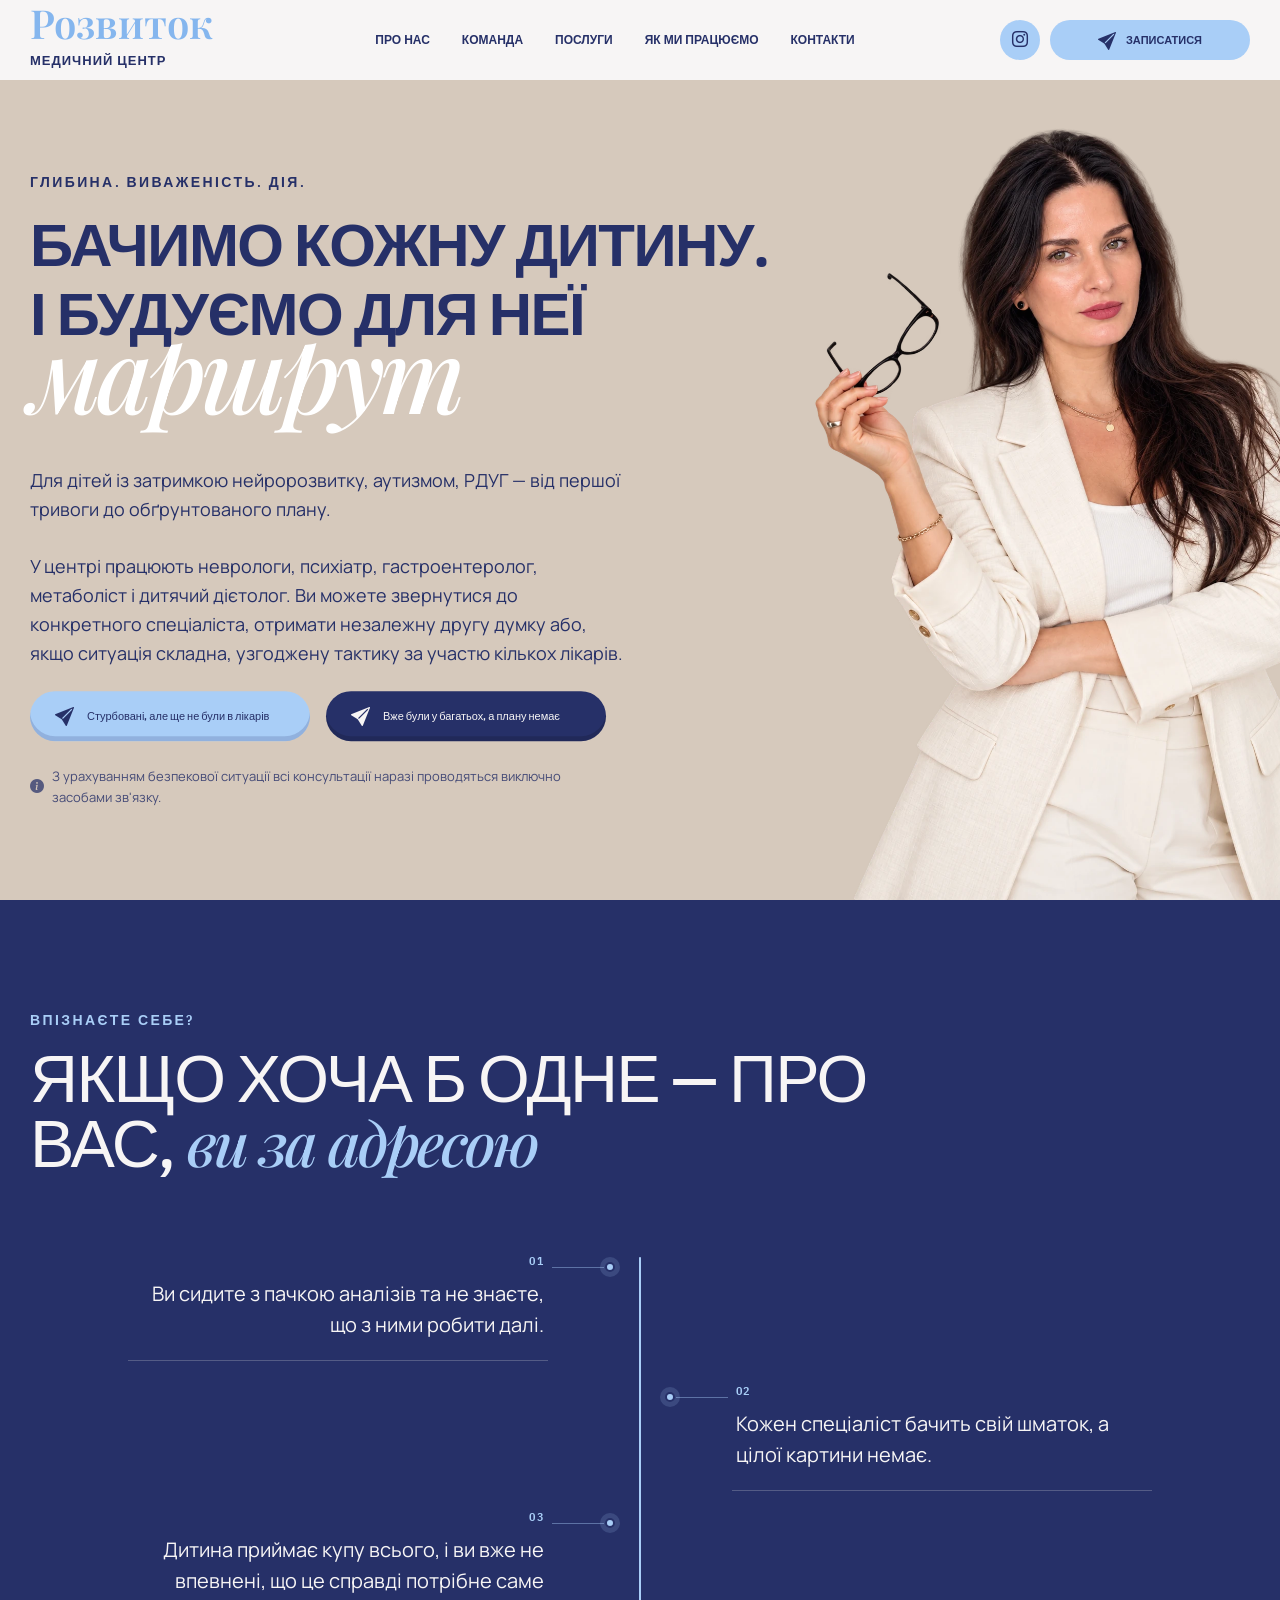
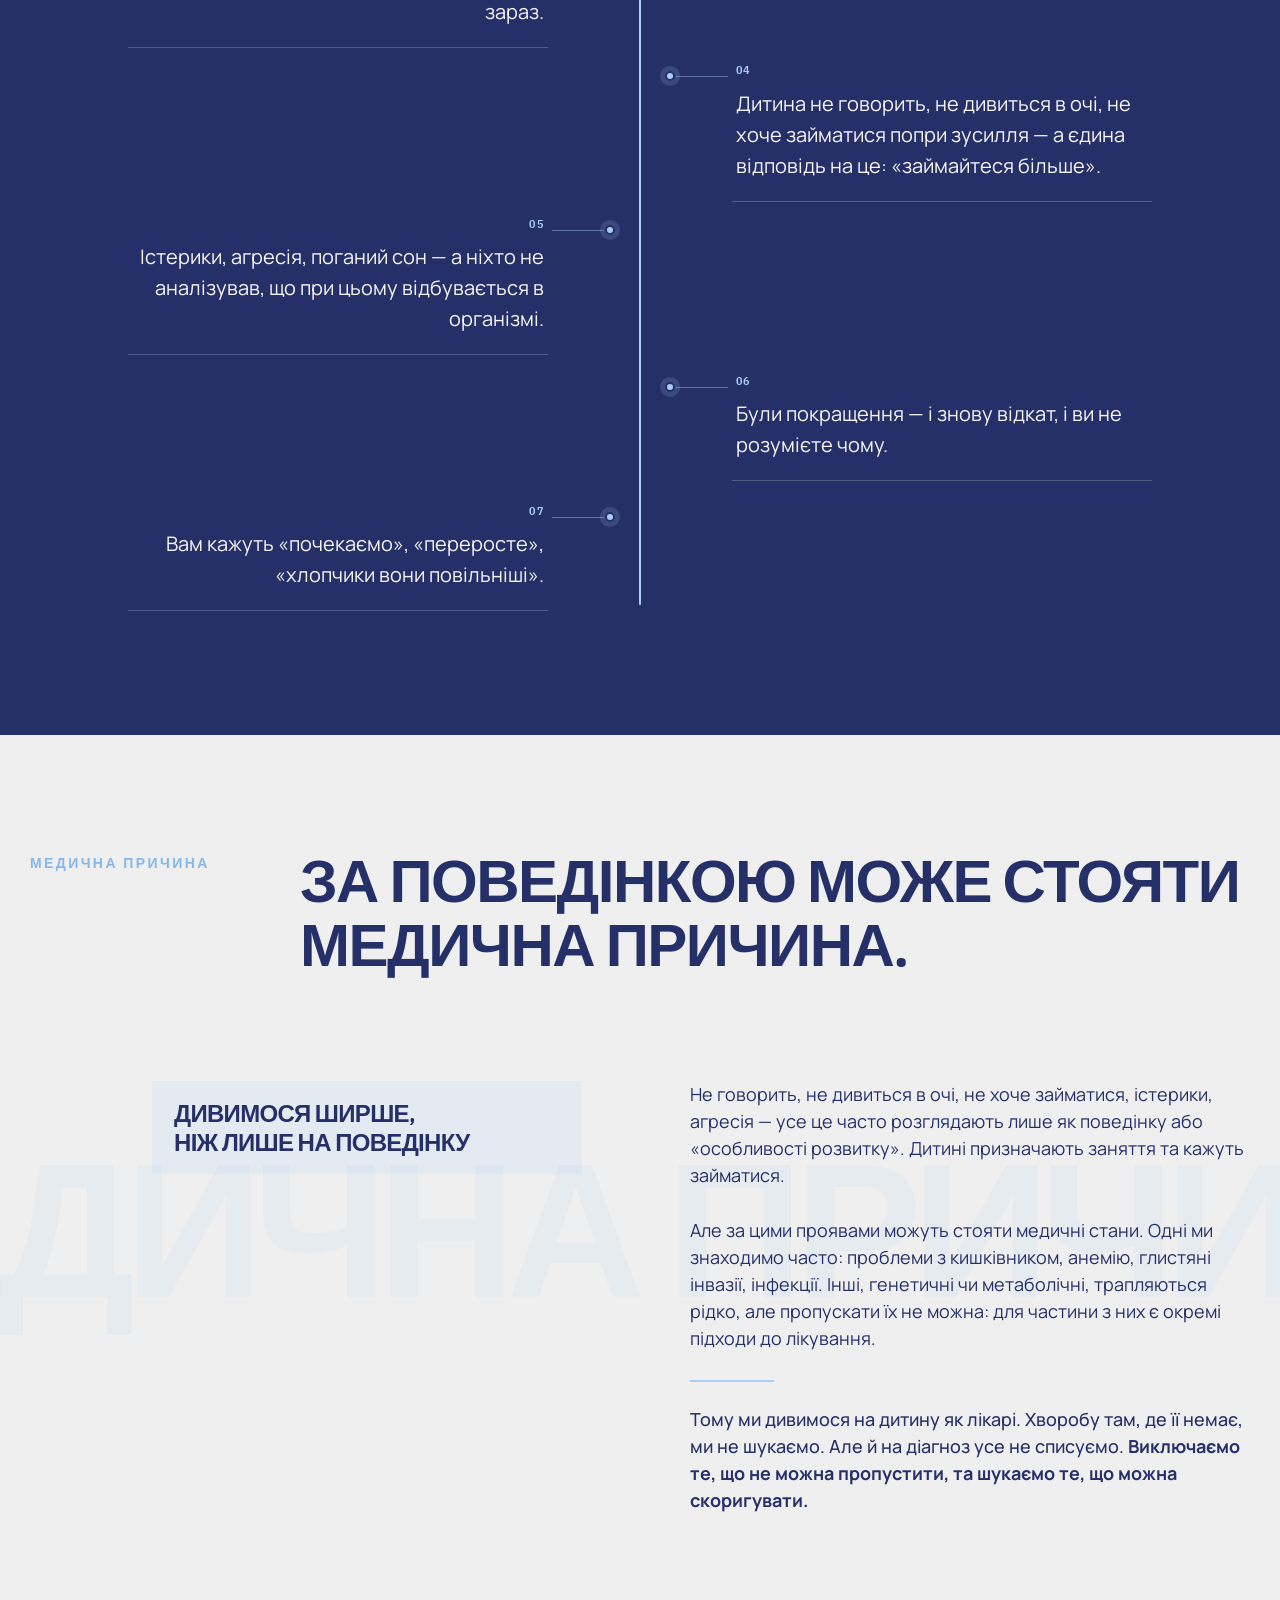
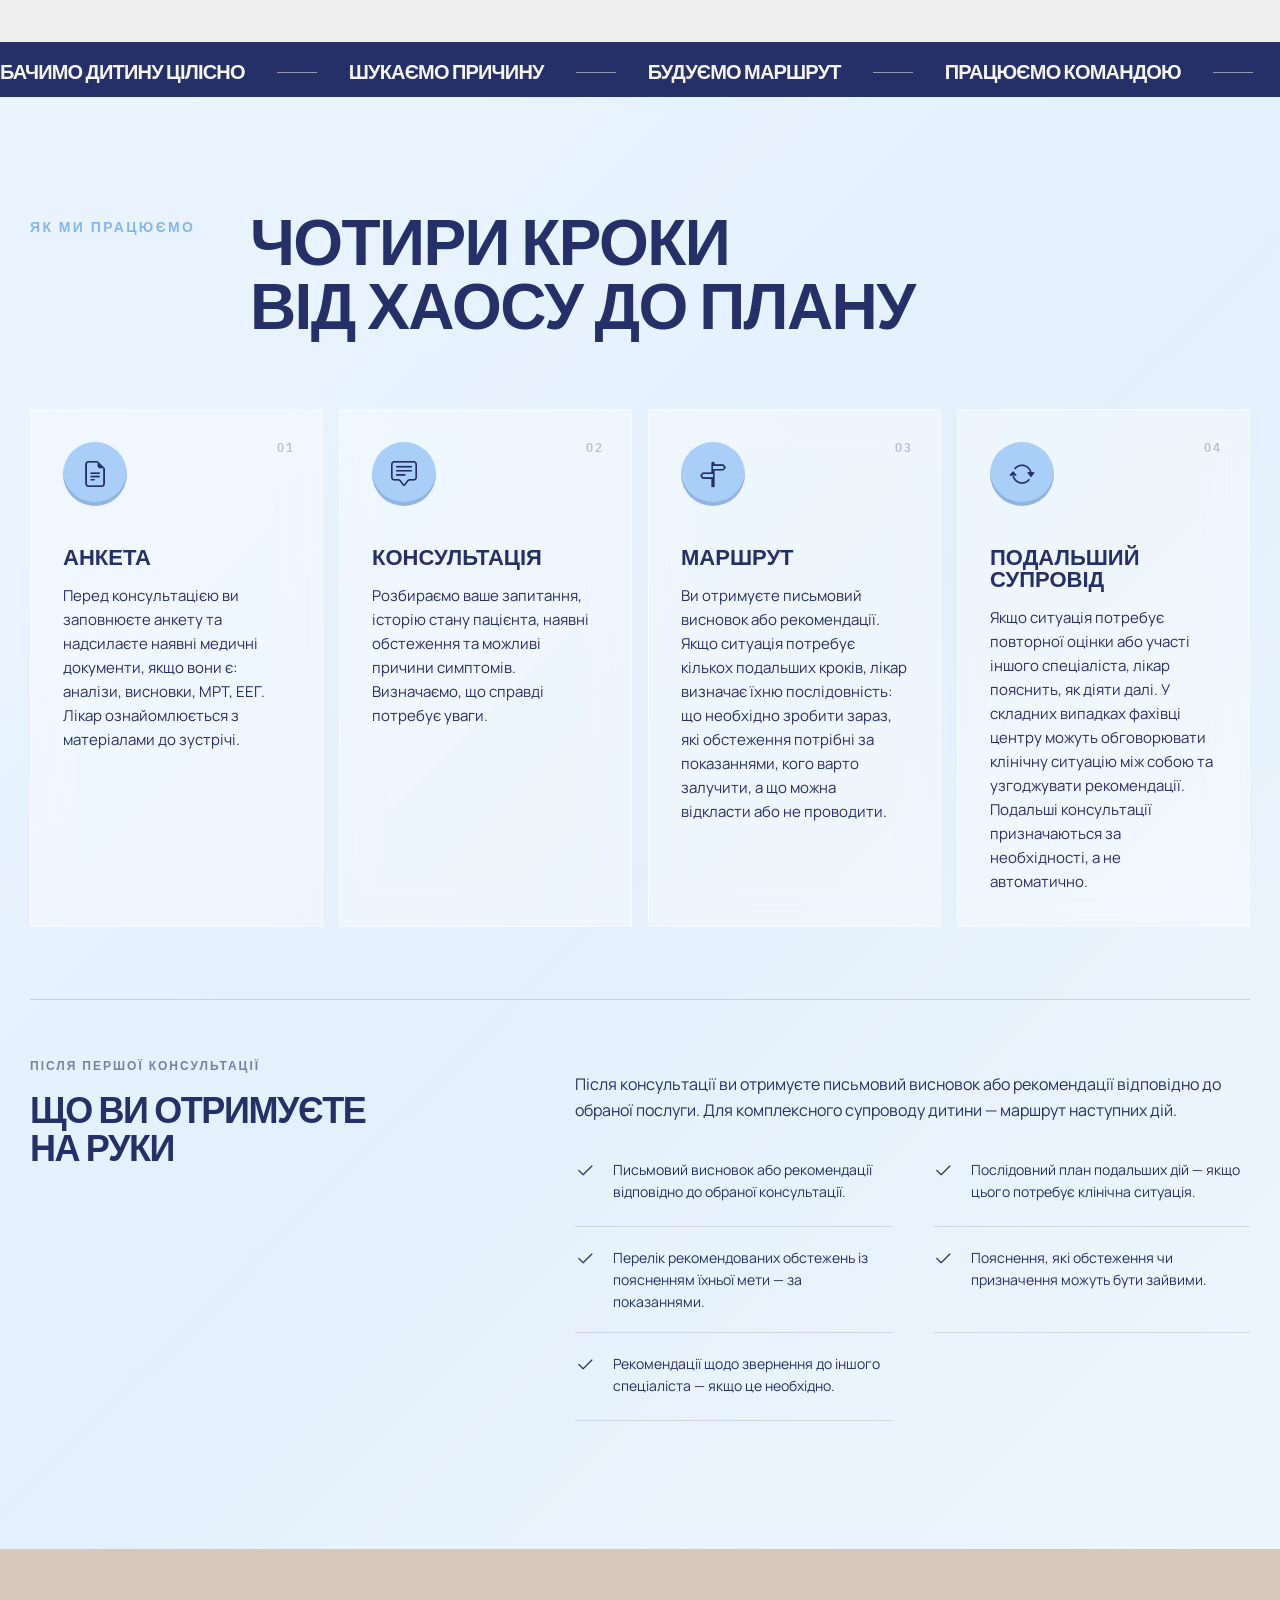
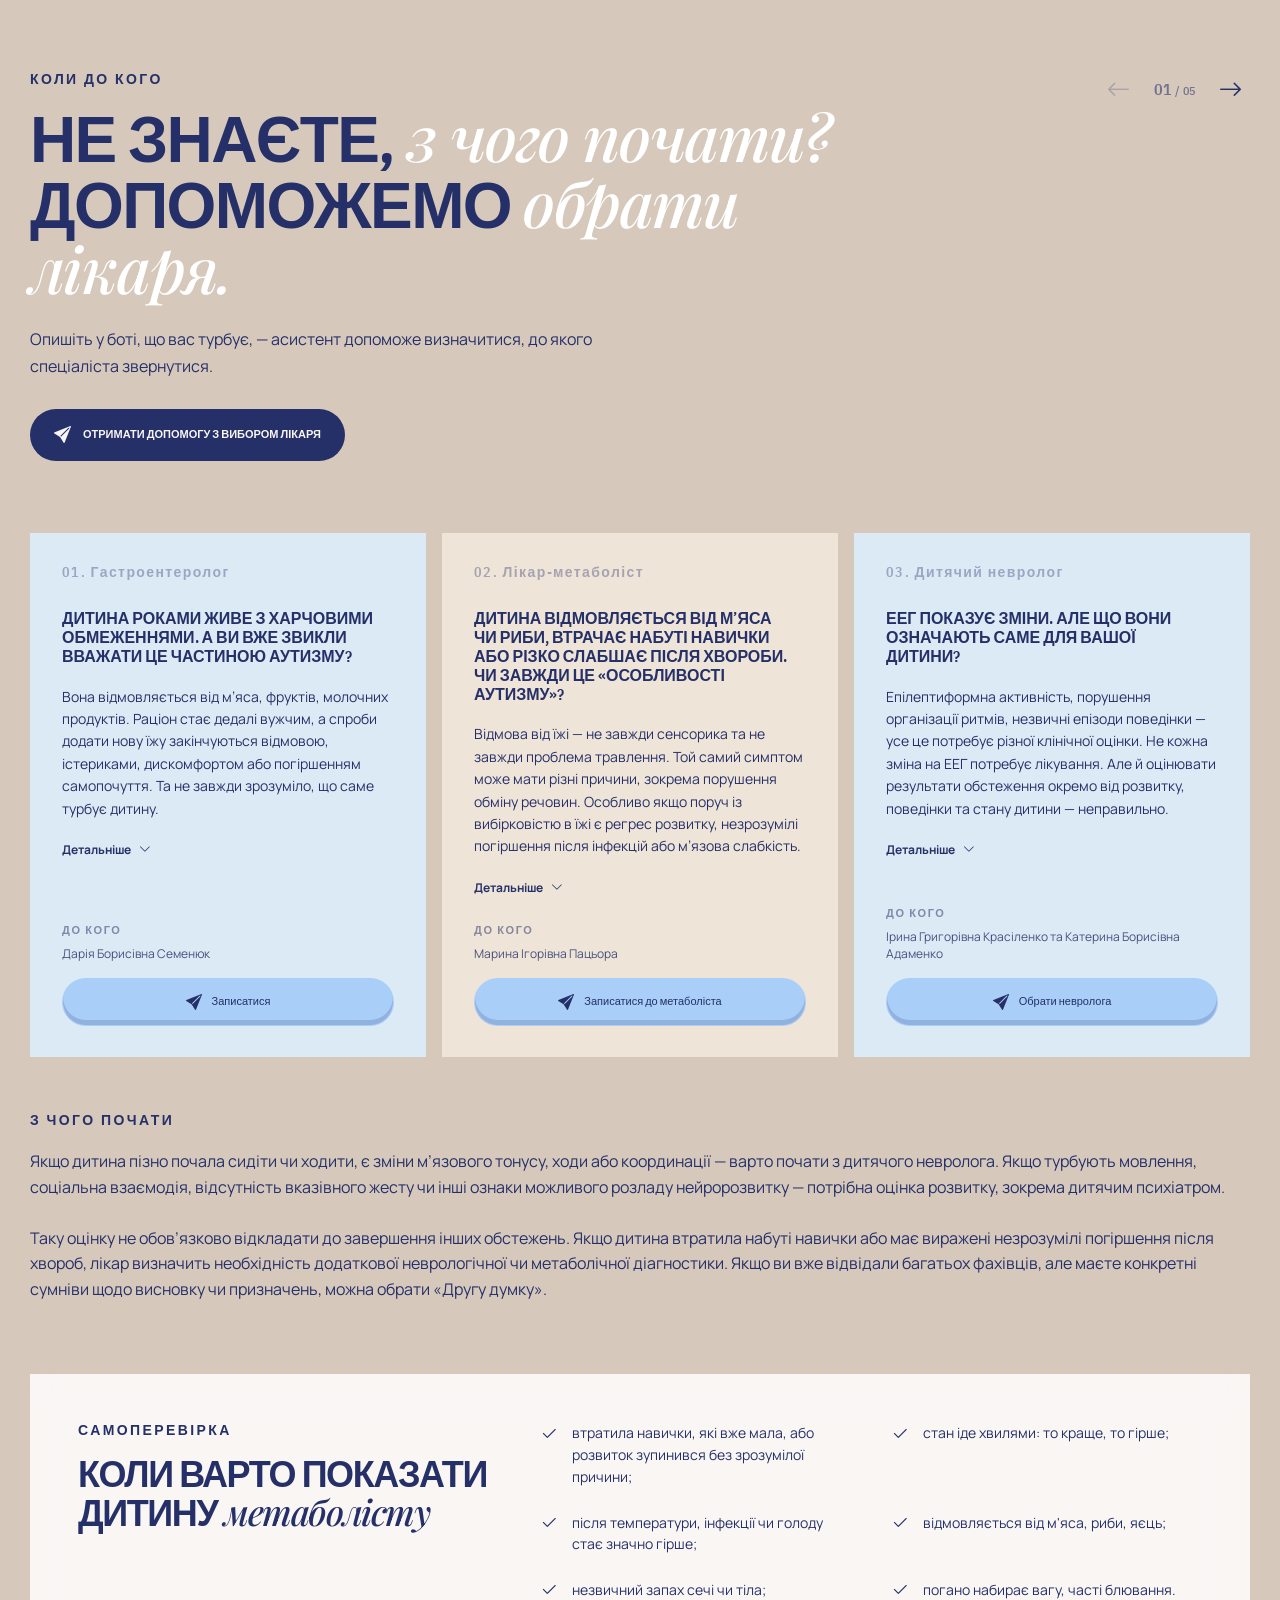
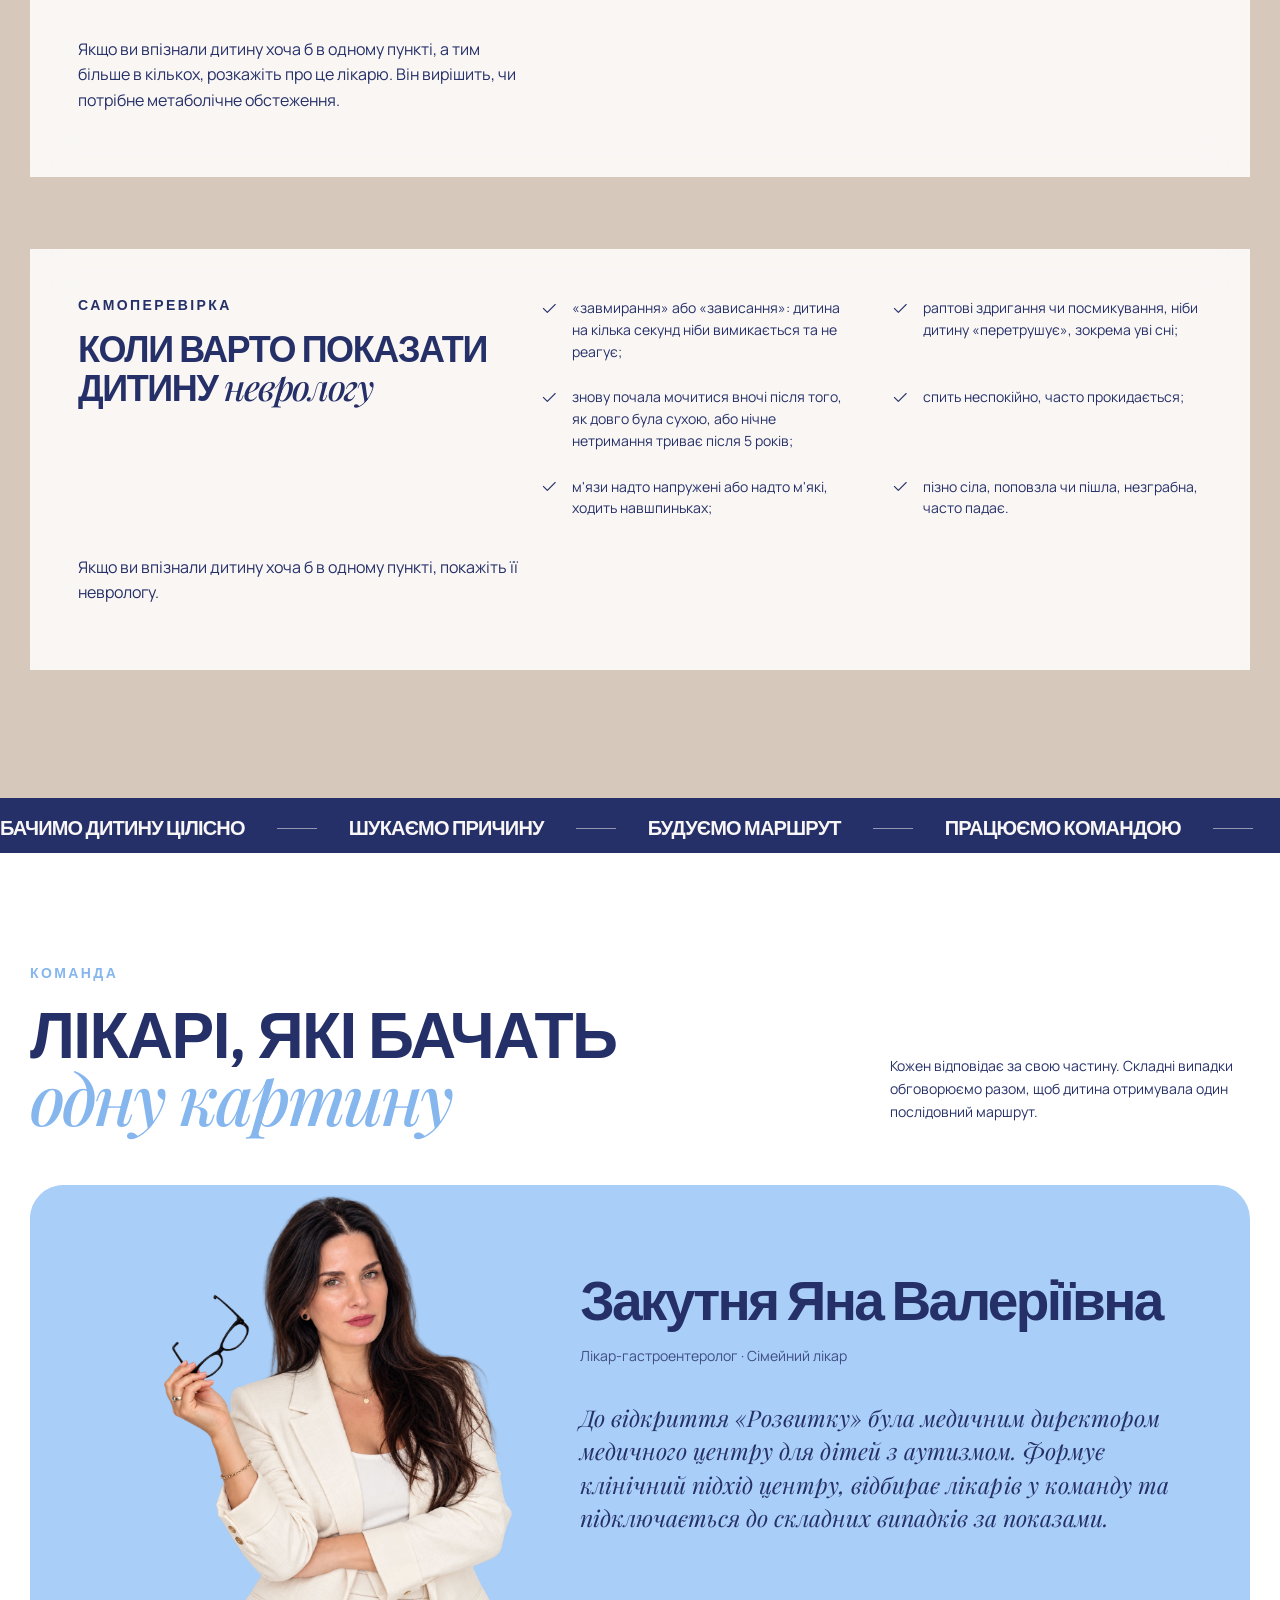
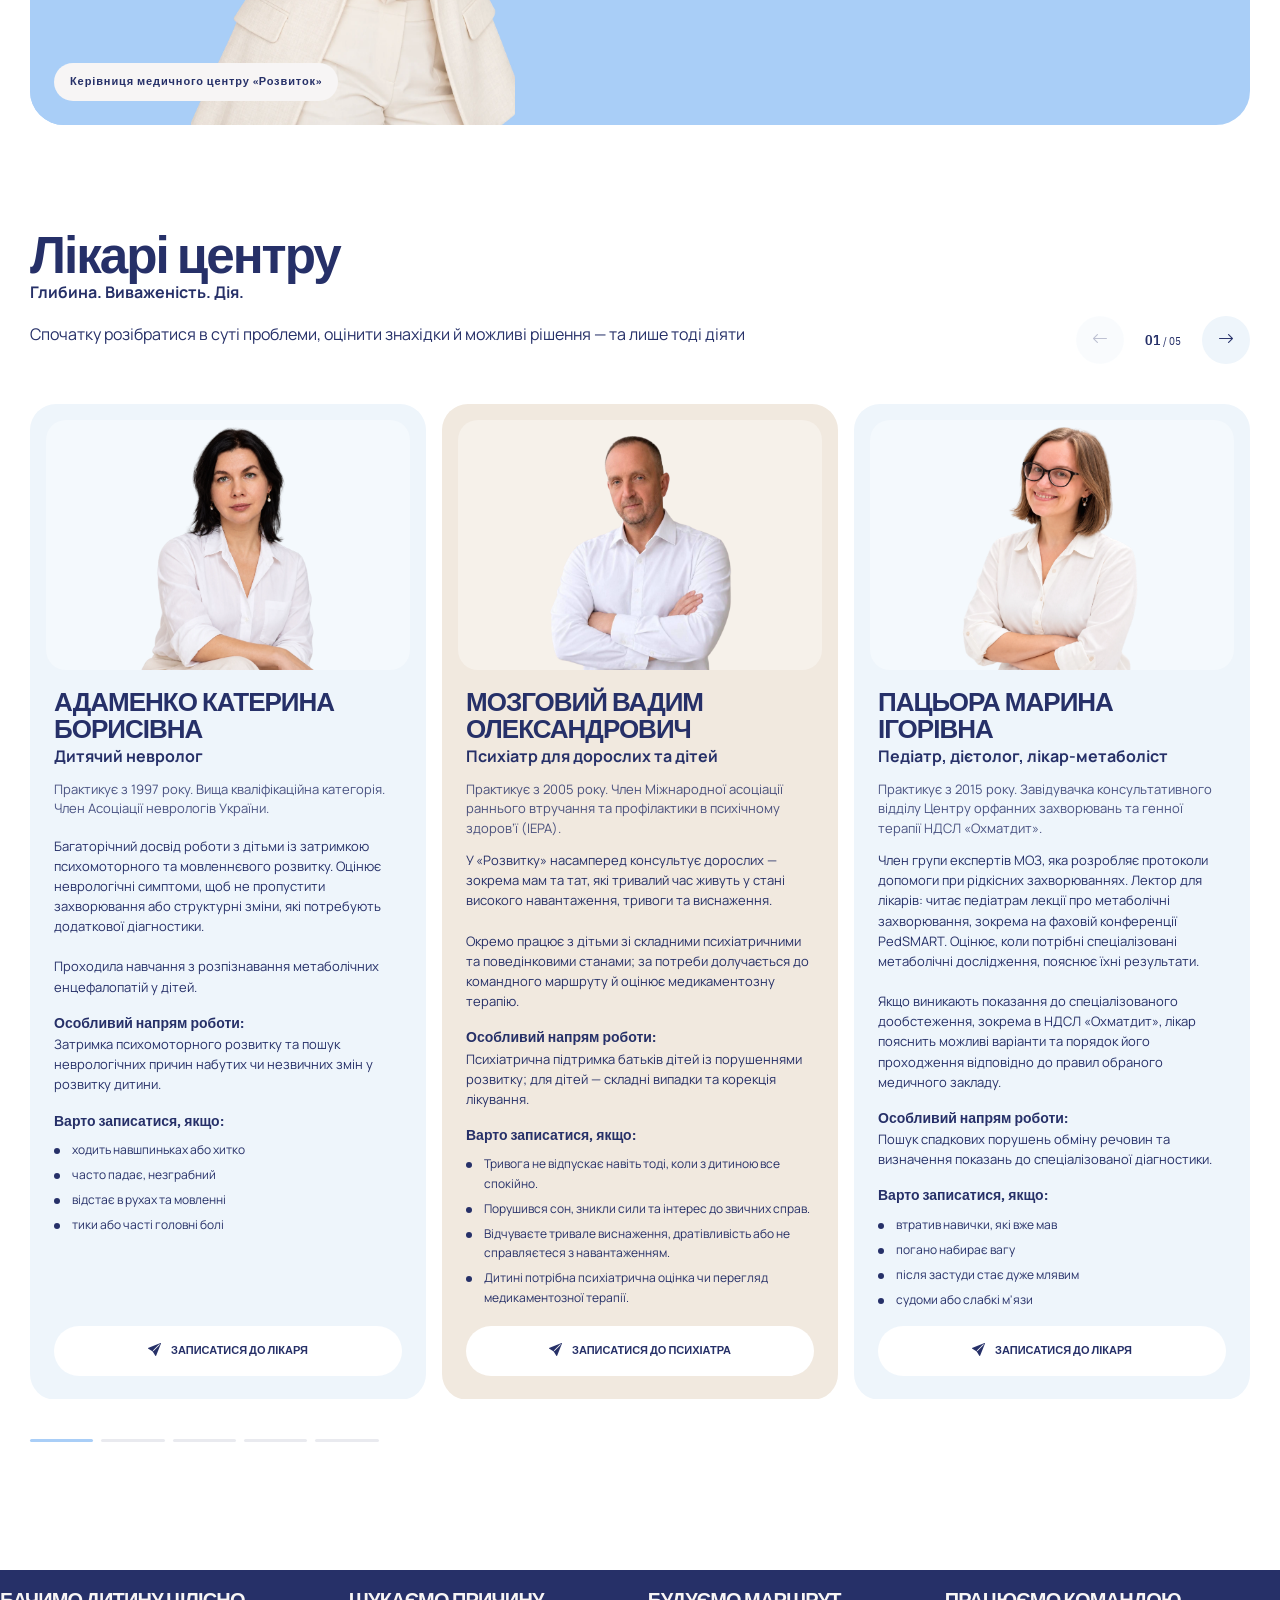
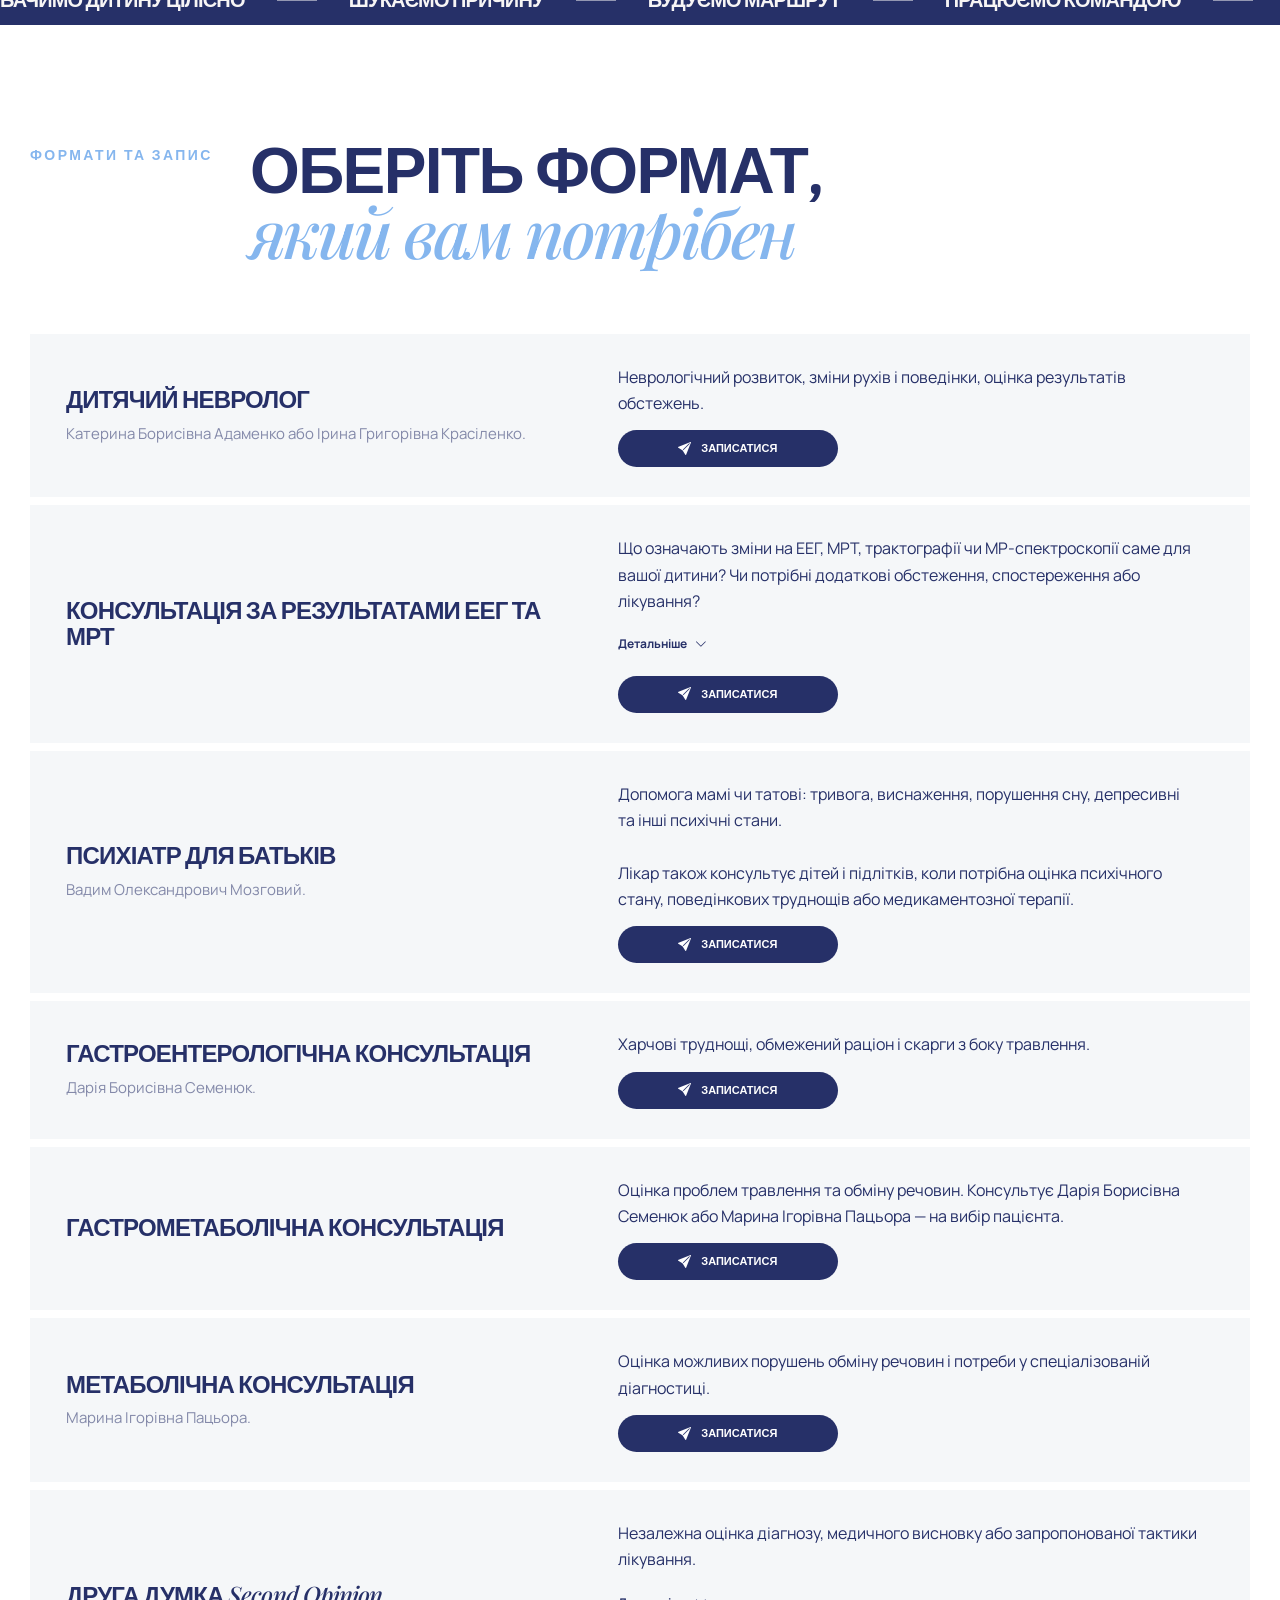
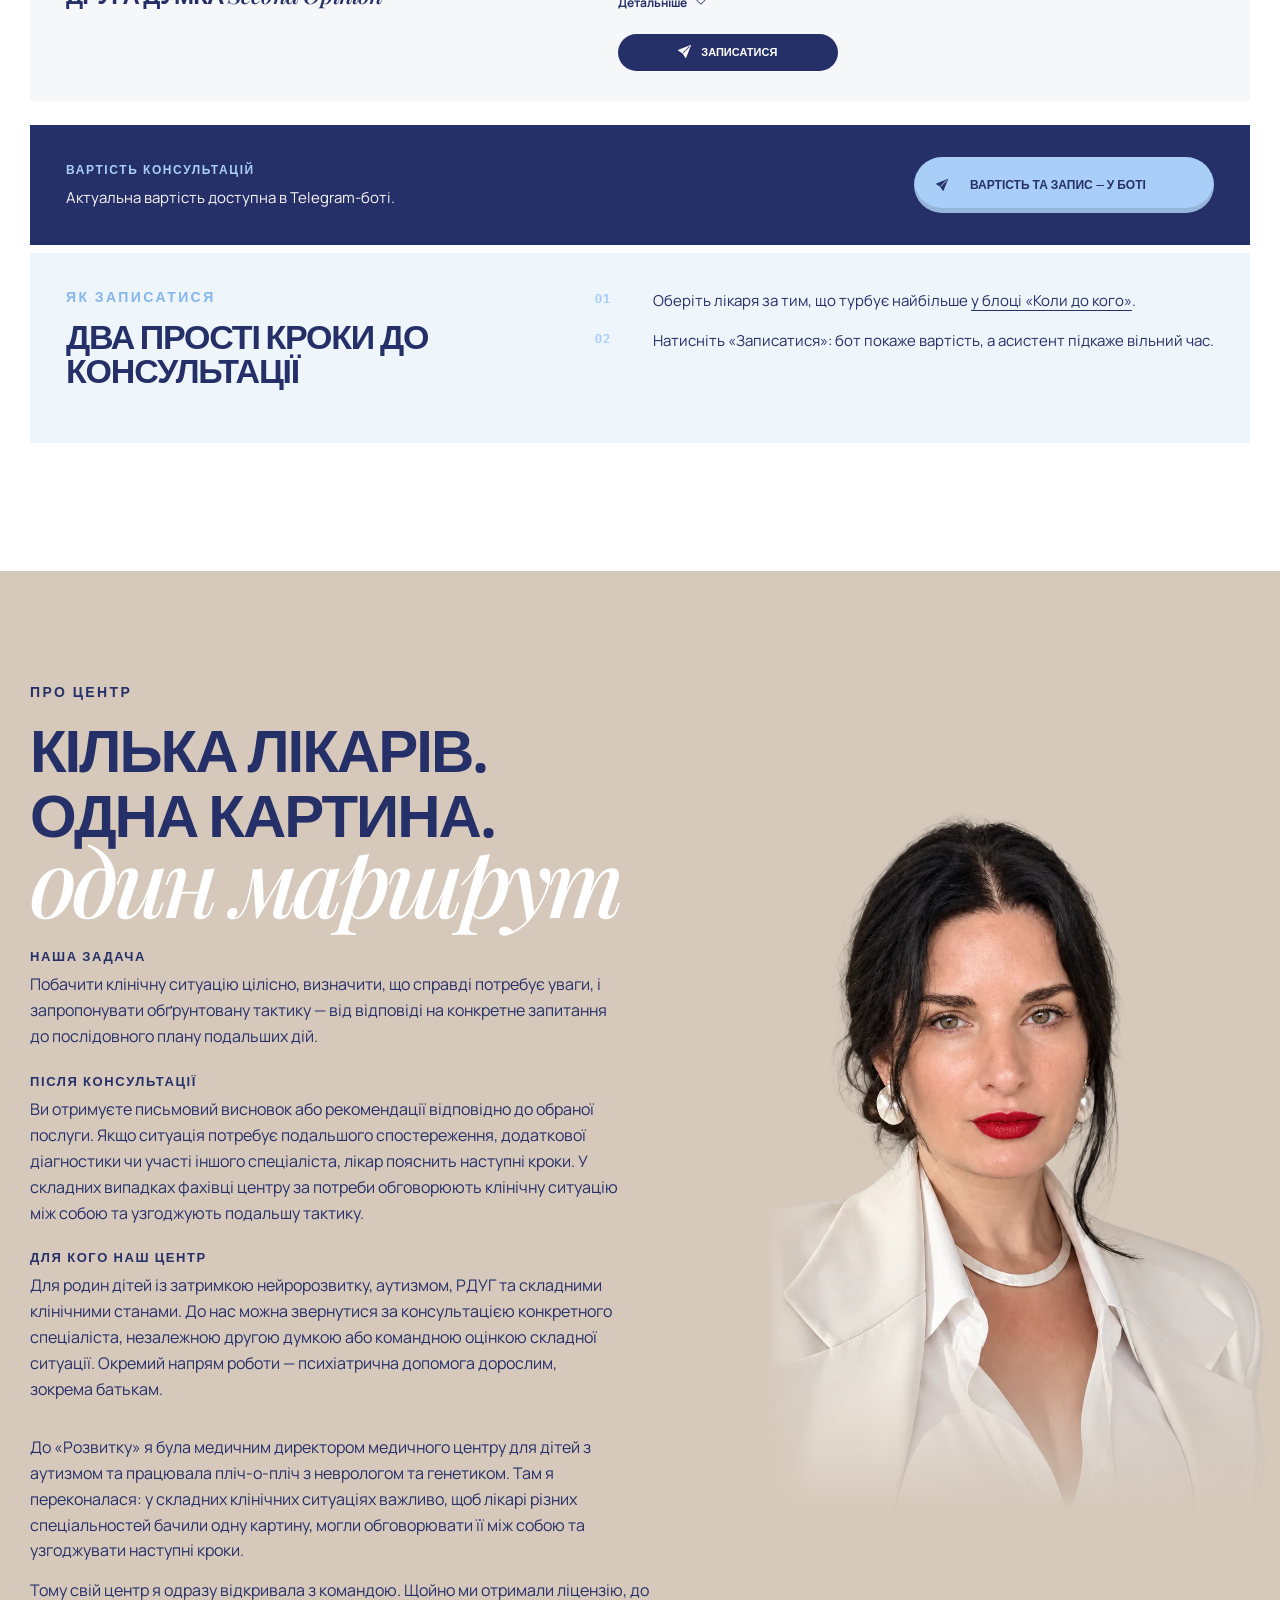
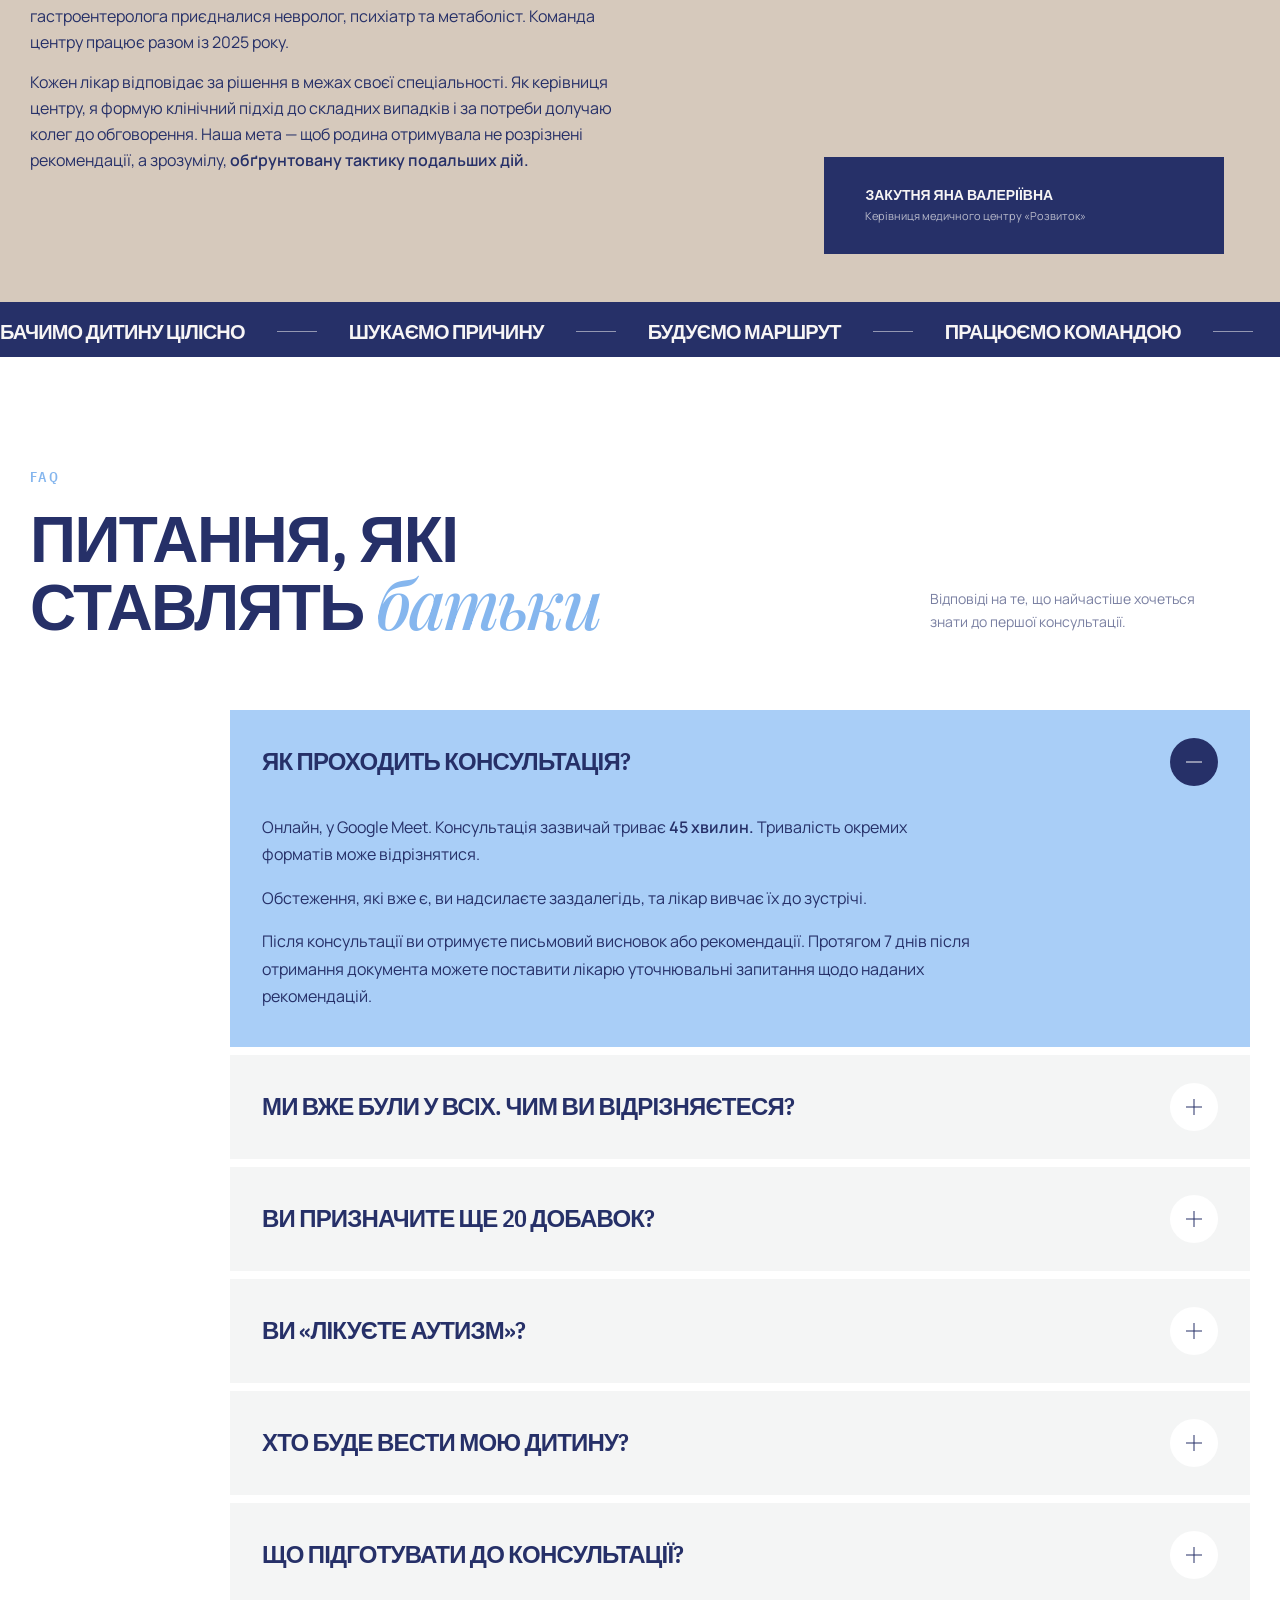
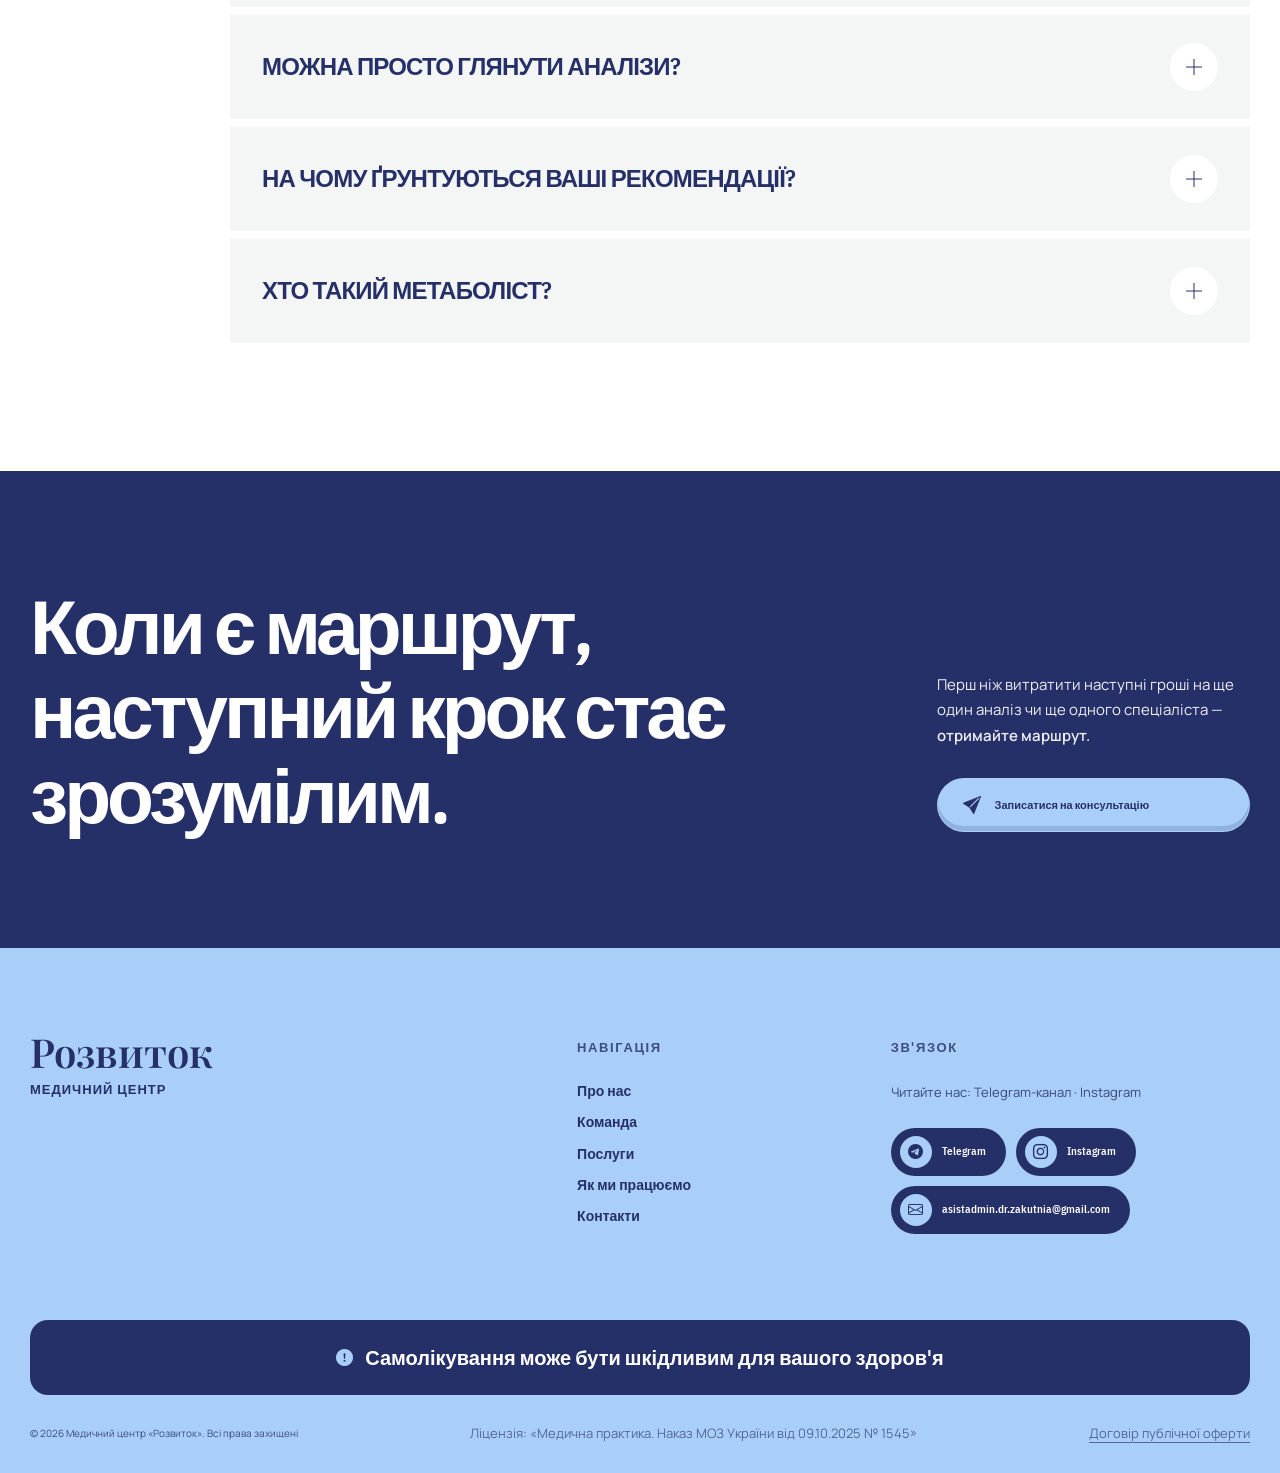
<file: index.html>
<!doctype html>
<html lang="uk">
  <head>
    <meta charset="UTF-8" />

    <meta
      name="google-site-verification"
      content="t_93Woa4SWTE59njY_RfiEfBCMRMXUeezDqaB-iobhk"
    />
    <meta name="viewport" content="width=device-width, initial-scale=1.0" />

    <meta
      name="description"
      content="Розвиток — медичний центр для дітей із затримкою нейророзвитку, аутизмом та РДУГ."
    />
    <title>Розвиток — медичний центр</title>

    <link rel="canonical" href="https://medcenter-rozvytok.com.ua/" />
    <link rel="icon" type="image/x-icon" href="/favicon.ico?v=2" />
    <link rel="icon" type="image/png" sizes="512x512" href="/favicon.png?v=2" />
    <meta name="theme-color" content="#263068" />
    <meta property="og:type" content="website" />
    <meta property="og:locale" content="uk_UA" />
    <meta property="og:site_name" content="Розвиток — медичний центр" />
    <meta property="og:title" content="Розвиток — медичний центр для дітей" />
    <meta
      property="og:description"
      content="Бачимо кожну дитину. І будуємо для неї маршрут. Консультації фахівців із нейророзвитку, аутизму та РДУГ."
    />
    <meta property="og:url" content="https://medcenter-rozvytok.com.ua/" />
    <meta
      property="og:image"
      content="https://medcenter-rozvytok.com.ua/og-image.jpg"
    />
    <meta
      property="og:image:secure_url"
      content="https://medcenter-rozvytok.com.ua/og-image.jpg"
    />
    <meta property="og:image:type" content="image/jpeg" />
    <meta property="og:image:width" content="1200" />
    <meta property="og:image:height" content="630" />
    <meta
      property="og:image:alt"
      content="Розвиток — медичний центр. Бачимо кожну дитину і будуємо для неї маршрут."
    />
    <meta name="twitter:card" content="summary_large_image" />
    <meta name="twitter:title" content="Розвиток — медичний центр для дітей" />
    <meta
      name="twitter:description"
      content="Бачимо кожну дитину. І будуємо для неї маршрут."
    />
    <meta
      name="twitter:image"
      content="https://medcenter-rozvytok.com.ua/og-image.jpg"
    />

    <link rel="preconnect" href="https://fonts.googleapis.com" />
    <link rel="preconnect" href="https://fonts.gstatic.com" crossorigin />
    <link
      href="https://fonts.googleapis.com/css2?family=IBM+Plex+Sans+Condensed:ital,wght@0,300;0,400;0,500;0,600;0,700;1,300;1,400&family=Manrope:wght@400;500&family=Playfair+Display:ital,wght@1,500;1,600&display=swap"
      rel="stylesheet"
    />
    <link
      rel="stylesheet"
      href="https://cdn.jsdelivr.net/npm/bootstrap-icons@1.11.3/font/bootstrap-icons.min.css"
    />
    <link rel="stylesheet" href="style.css" />
  </head>

  <body data-ga4-id="G-W35CEXF84R" data-meta-pixel-id="">
    <header class="header">
      <div class="container header__inner">
        <a
          class="brand brand--signature"
          href="#top"
          aria-label="Розвиток — медичний центр"
        >
          <span class="brand__word"
            ><span class="brand__accent">Розвиток</span></span
          >
          <small>медичний центр</small>
        </a>
        <nav class="nav" aria-label="Головна навігація">
          <a href="#about">Про нас</a><a href="#team">Команда</a
          ><a href="#services">Послуги</a><a href="#process">Як ми працюємо</a
          ><a href="#contacts">Контакти</a>
        </nav>

        <div class="header__actions">
          <a
            class="header__instagram"
            href="https://www.instagram.com/dr.yanazakutnia/"
            target="_blank"
            rel="noopener"
            aria-label="Instagram медичного центру"
            ><i class="bi bi-instagram" aria-hidden="true"></i
          ></a>
          <a
            class="consult"
            href="https://t.me/rozvitok_medcenter_bot"
            target="_blank"
            rel="noopener"
            data-track="booking"
            data-placement="header"
            aria-label="Записатися на консультацію"
          >
            <i class="bi bi-send-fill action__icon"></i><span>Записатися</span>
          </a>
        </div>
        <button
          class="burger"
          type="button"
          aria-label="Відкрити меню"
          aria-expanded="false"
        >
          <i></i><i></i><i></i>
        </button>
      </div>
      <div class="mobile-menu" aria-hidden="true">
        <nav>
          <a href="#about">Про нас</a><a href="#team">Команда</a
          ><a href="#services">Послуги</a><a href="#process">Як ми працюємо</a
          ><a href="#contacts">Контакти</a>
        </nav>
        <div class="mobile-menu__bottom">
          <p>Медичний центр для дітей та їхніх родин</p>
          <a
            class="mobile-menu__cta"
            href="https://t.me/rozvitok_medcenter_bot"
            target="_blank"
          >
            <i class="bi bi-send-fill action__icon"></i
            ><span>Записатися на консультацію</span></a
          >
          <a
            class="mobile-menu__instagram"
            href="https://www.instagram.com/dr.yanazakutnia/"
            target="_blank"
            rel="noopener"
          >
            <i class="bi bi-instagram" aria-hidden="true"></i
            ><span>Instagram</span>
          </a>
        </div>
      </div>
    </header>

    <main id="top">
      <section class="hero">
        <div class="container hero__layout">
          <div class="hero__copy">
            <p class="eyebrow reveal">Глибина. Виваженість. Дія.</p>
            <h1 class="hero__title reveal">
              Бачимо кожну дитину. <br />І будуємо для неї
            </h1>
            <div class="hero__route reveal"><em>маршрут</em></div>
            <p class="hero__lead reveal">
              Для дітей із затримкою нейророзвитку, аутизмом, РДУГ — від першої
              тривоги до обґрунтованого плану.
              <br />
              <br />
              У центрі працюють неврологи, психіатр, гастроентеролог, метаболіст
              і дитячий дієтолог. Ви можете звернутися до конкретного
              спеціаліста, отримати незалежну другу думку або, якщо ситуація
              складна, узгоджену тактику за участю кількох лікарів.
            </p>

            <div class="hero__actions reveal">
              <a
                class="action action--light"
                href="#services"
                data-track="hero-card"
                data-card-id="development_check"
                rel="noopener"
              >
                <i class="bi bi-send-fill action__icon"></i>
                <span>Стурбовані, але ще не були в лікарів</span>
              </a>
              <a
                class="action action--dark"
                href="https://t.me/rozvitok_medcenter_bot&amp;utm_content=hero_plan"
                data-track="hero-card"
                data-card-id="booking"
                data-placement="hero"
                target="_blank"
              >
                <i class="bi bi-send-fill action__icon"></i>
                <span>Вже були у багатьох, а плану немає</span>
              </a>
            </div>
            <p class="hero__note reveal is-visible">
              <i class="bi bi-info-circle-fill" aria-hidden="true"></i>
              <span>
                З урахуванням безпекової ситуації всі консультації наразі
                проводяться виключно засобами зв'язку.
              </span>
            </p>
          </div>

          <div class="hero__visual reveal">
            <div class="portrait">
              <img
                src="img/doctor.webp"
                alt="Фахівчиня медичного центру Розвиток"
              />
            </div>
          </div>
        </div>
      </section>

      <section class="recognize" id="recognize">
        <div class="container">
          <header class="recognize__head route-reveal">
            <p class="recognize__eyebrow">Впізнаєте себе?</p>
            <h2 class="recognize__title">
              Якщо хоча б одне — про вас,
              <em>ви за адресою</em>
            </h2>
          </header>

          <div class="route" aria-label="Ситуації, у яких ми можемо допомогти">
            <div class="route__line" aria-hidden="true">
              <svg viewBox="0 0 1000 1160" preserveAspectRatio="none">
                <path
                  class="route__path route__path--base"
                  d="M130 70 C450 70 790 80 830 225 C865 350 690 390 500 390 C280 390 130 440 155 575 C180 715 410 720 650 720 C835 720 895 790 840 900 C775 1035 430 1040 175 1090"
                />
                <path
                  class="route__path route__path--progress"
                  d="M130 70 C450 70 790 80 830 225 C865 350 690 390 500 390 C280 390 130 440 155 575 C180 715 410 720 650 720 C835 720 895 790 840 900 C775 1035 430 1040 175 1090"
                />
              </svg>
            </div>

            <article class="route__item route__item--1 route-reveal">
              <span class="route__number">01</span>
              <p>
                Ви сидите з пачкою аналізів та не знаєте, що з ними робити далі.
              </p>
            </article>

            <article class="route__item route__item--2 route-reveal">
              <span class="route__number">02</span>
              <p>Кожен спеціаліст бачить свій шматок, а цілої картини немає.</p>
            </article>

            <article class="route__item route__item--3 route-reveal">
              <span class="route__number">03</span>
              <p>
                Дитина приймає купу всього, і ви вже не впевнені, що це справді
                потрібне саме зараз.
              </p>
            </article>

            <article class="route__item route__item--4 route-reveal">
              <span class="route__number">04</span>
              <p>
                Дитина не говорить, не дивиться в очі, не хоче займатися попри
                зусилля — а єдина відповідь на це: «займайтеся більше».
              </p>
            </article>

            <article class="route__item route__item--5 route-reveal">
              <span class="route__number">05</span>
              <p>
                Істерики, агресія, поганий сон — а ніхто не аналізував, що при
                цьому відбувається в організмі.
              </p>
            </article>

            <article class="route__item route__item--6 route-reveal">
              <span class="route__number">06</span>
              <p>Були покращення — і знову відкат, і ви не розумієте чому.</p>
            </article>

            <article class="route__item route__item--7 route-reveal">
              <span class="route__number">07</span>
              <p>
                Вам кажуть «почекаємо», «переросте», «хлопчики вони повільніші».
              </p>
            </article>
          </div>
        </div>
      </section>
      <section class="medical-reason" id="medical-reason">
        <div class="medical-reason__word" aria-hidden="true">
          МЕДИЧНА ПРИЧИНА
        </div>

        <div class="container medical-reason__inner">
          <p class="medical-reason__eyebrow section-reveal">Медична причина</p>

          <div class="medical-reason__top">
            <h2 class="medical-reason__title section-reveal">
              За поведінкою може стояти<br />
              <span>медична причина.</span>
            </h2>
          </div>

          <div class="medical-reason__content">
            <aside class="medical-reason__aside section-reveal">
              <p>
                Дивимося ширше,<br />
                ніж лише на поведінку
              </p>
            </aside>

            <div class="medical-reason__copy">
              <p class="section-reveal">
                Не говорить, не дивиться в очі, не хоче займатися, істерики,
                агресія — усе це часто розглядають лише як поведінку або
                «особливості розвитку». Дитині призначають заняття та кажуть
                займатися.
              </p>
              <p class="section-reveal">
                Але за цими проявами можуть стояти медичні стани. Одні ми
                знаходимо часто: проблеми з кишківником, анемію, глистяні
                інвазії, інфекції. Інші, генетичні чи метаболічні, трапляються
                рідко, але пропускати їх не можна: для частини з них є окремі
                підходи до лікування.
              </p>
              <p class="medical-reason__conclusion section-reveal">
                Тому ми дивимося на дитину як лікарі. Хворобу там, де її немає,
                ми не шукаємо. Але й на діагноз усе не списуємо.
                <strong
                  >Виключаємо те, що не можна пропустити, та шукаємо те, що
                  можна скоригувати.</strong
                >
              </p>
            </div>
          </div>
        </div>
      </section>
      <section class="marquee" aria-label="Напрями роботи медичного центру">
        <div class="marquee__track">
          <div class="marquee__group">
            <span>Бачимо дитину цілісно</span>
            <i></i>
            <span>Шукаємо причину</span>
            <i></i>
            <span>Будуємо маршрут</span>
            <i></i>
            <span>Працюємо командою</span>
            <i></i>
          </div>

          <div class="marquee__group" aria-hidden="true">
            <span>Бачимо дитину цілісно</span>
            <i></i>
            <span>Шукаємо причину</span>
            <i></i>
            <span>Будуємо маршрут</span>
            <i></i>
            <span>Працюємо командою</span>
            <i></i>
          </div>
        </div>
      </section>
      <section class="work-process" id="process">
        <div class="container">
          <header class="section-head work-process__head">
            <p class="section-label section-reveal">Як ми працюємо</p>

            <h2 class="section-heading section-reveal">
              Чотири кроки<br />
              від хаосу до плану
            </h2>
          </header>

          <div class="work-process__grid">
            <article class="glass-card process-card section-reveal">
              <span class="process-card__number">01</span>

              <div class="process-card__icon">
                <i class="bi bi-file-earmark-text"></i>
              </div>

              <div class="process-card__content">
                <h3>Анкета</h3>

                <p>
                  Перед консультацією ви заповнюєте анкету та надсилаєте наявні
                  медичні документи, якщо вони є: аналізи, висновки, МРТ, ЕЕГ.
                  Лікар ознайомлюється з матеріалами до зустрічі.
                </p>
              </div>
            </article>

            <article class="glass-card process-card section-reveal">
              <span class="process-card__number">02</span>

              <div class="process-card__icon">
                <i class="bi bi-chat-square-text"></i>
              </div>

              <div class="process-card__content">
                <h3>Консультація</h3>

                <p>
                  Розбираємо ваше запитання, історію стану пацієнта, наявні
                  обстеження та можливі причини симптомів. Визначаємо, що
                  справді потребує уваги.
                </p>
              </div>
            </article>

            <article class="glass-card process-card section-reveal">
              <span class="process-card__number">03</span>

              <div class="process-card__icon">
                <i class="bi bi-signpost-split"></i>
              </div>

              <div class="process-card__content">
                <h3>Маршрут</h3>

                <p>
                  Ви отримуєте письмовий висновок або рекомендації. Якщо
                  ситуація потребує кількох подальших кроків, лікар визначає
                  їхню послідовність: що необхідно зробити зараз, які обстеження
                  потрібні за показаннями, кого варто залучити, а що можна
                  відкласти або не проводити.
                </p>
              </div>
            </article>

            <article class="glass-card process-card section-reveal">
              <span class="process-card__number">04</span>

              <div class="process-card__icon">
                <i class="bi bi-arrow-repeat"></i>
              </div>

              <div class="process-card__content">
                <h3>Подальший супровід</h3>

                <p>
                  Якщо ситуація потребує повторної оцінки або участі іншого
                  спеціаліста, лікар пояснить, як діяти далі. У складних
                  випадках фахівці центру можуть обговорювати клінічну ситуацію
                  між собою та узгоджувати рекомендації. Подальші консультації
                  призначаються за необхідності, а не автоматично.
                </p>
              </div>
            </article>
          </div>

          <div class="work-process__result section-reveal">
            <div class="work-process__result-title">
              <span>Після першої консультації</span>

              <h3>
                Що ви отримуєте<br />
                на руки
              </h3>
            </div>

            <div>
              <p>
                Після консультації ви отримуєте письмовий висновок або
                рекомендації відповідно до обраної послуги. Для комплексного
                супроводу дитини — маршрут наступних дій.
              </p>

              <ul class="result-list">
                <li>
                  <i class="bi bi-check2"></i>
                  <span>
                    Письмовий висновок або рекомендації відповідно до обраної
                    консультації.
                  </span>
                </li>

                <li>
                  <i class="bi bi-check2"></i>
                  <span>
                    Послідовний план подальших дій — якщо цього потребує
                    клінічна ситуація.
                  </span>
                </li>

                <li>
                  <i class="bi bi-check2"></i>
                  <span>
                    Перелік рекомендованих обстежень із поясненням їхньої мети —
                    за показаннями.
                  </span>
                </li>

                <li>
                  <i class="bi bi-check2"></i>
                  <span>
                    Пояснення, які обстеження чи призначення можуть бути
                    зайвими.
                  </span>
                </li>

                <li>
                  <i class="bi bi-check2"></i>
                  <span>
                    Рекомендації щодо звернення до іншого спеціаліста — якщо це
                    необхідно.
                  </span>
                </li>
              </ul>
            </div>
          </div>
        </div>
      </section>
      <section class="doctor-guide" id="services">
        <div class="container">
          <header class="section-head doctor-guide__head">
            <div class="doctor-guide__intro">
              <p class="section-label section-reveal">Коли до кого</p>
              <h2 class="section-heading section-reveal">
                Не знаєте, <em>з чого почати?</em> Допоможемо
                <em>обрати лікаря.</em>
              </h2>

              <p class="doctor-guide__description section-reveal">
                Опишіть у боті, що вас турбує, — асистент допоможе визначитися,
                до якого спеціаліста звернутися.
              </p>

              <a
                class="doctor-guide__cta section-reveal"
                href="https://t.me/rozvitok_medcenter_bot"
                target="_blank"
                rel="noopener"
                data-track="booking"
                data-placement="doctor-guide"
              >
                <i class="bi bi-send-fill" aria-hidden="true"></i>
                <span>Отримати допомогу з вибором лікаря</span>
              </a>
            </div>

            <div class="carousel-nav section-reveal">
              <button
                class="carousel-nav__btn doctor-guide__prev"
                type="button"
                aria-label="Попередня картка"
              >
                <i class="bi bi-arrow-left"></i>
              </button>

              <span class="carousel-nav__count">
                <strong>01</strong> / 05
              </span>

              <button
                class="carousel-nav__btn doctor-guide__next"
                type="button"
                aria-label="Наступна картка"
              >
                <i class="bi bi-arrow-right"></i>
              </button>
            </div>
          </header>

          <div class="doctor-guide__viewport section-reveal">
            <div class="doctor-guide__track">
              <article class="doctor-card doctor-card--blue">
                <span class="doctor-card__number">01. Гастроентеролог</span>

                <div class="doctor-card__body">
                  <h3>
                    Дитина роками живе з харчовими обмеженнями. А ви вже звикли
                    вважати це частиною аутизму?
                  </h3>

                  <div class="doctor-card__info">
                    <p>
                      Вона відмовляється від м’яса, фруктів, молочних продуктів.
                      Раціон стає дедалі вужчим, а спроби додати нову їжу
                      закінчуються відмовою, істериками, дискомфортом або
                      погіршенням самопочуття. Та не завжди зрозуміло, що саме
                      турбує дитину.
                    </p>
                    <button class="more" type="button" aria-expanded="false">
                      Детальніше
                      <i class="bi bi-chevron-down" aria-hidden="true"></i>
                    </button>

                    <div class="doctor-card__details" hidden>
                      <p>
                        Не кожна відмова від їжі пов’язана із сенсорними
                        особливостями. Іноді за нею стоять захворювання травної
                        системи, іноді — порушення обміну речовин.
                      </p>
                      <p>
                        Важливо з’ясувати причини харчових труднощів, перш ніж
                        прибирати з раціону черговий продукт.
                      </p>
                    </div>
                  </div>
                </div>

                <div class="doctor-card__footer">
                  <div class="doctor-card__doctor">
                    <span class="doctor-card__label"> До кого </span>

                    <small>Дарія Борисівна Семенюк</small>
                  </div>

                  <a
                    class="action action--light doctor-card__action"
                    href="https://t.me/rozvitok_medcenter_bot"
                    target="_blank"
                  >
                    <i
                      class="bi bi-send-fill action__icon"
                      aria-hidden="true"
                    ></i>

                    <span>Записатися</span>
                  </a>
                </div>
              </article>

              <article class="doctor-card doctor-card--cream">
                <span class="doctor-card__number">02. Лікар-метаболіст</span>

                <div class="doctor-card__body">
                  <h3>
                    Дитина відмовляється від м’яса чи риби, втрачає набуті
                    навички або різко слабшає після хвороби. Чи завжди це
                    «особливості аутизму»?
                  </h3>

                  <div class="doctor-card__info">
                    <p>
                      Відмова від їжі — не завжди сенсорика та не завжди
                      проблема травлення. Той самий симптом може мати різні
                      причини, зокрема порушення обміну речовин. Особливо якщо
                      поруч із вибірковістю в їжі є регрес розвитку, незрозумілі
                      погіршення після інфекцій або м’язова слабкість.
                    </p>

                    <button class="more" type="button" aria-expanded="false">
                      Детальніше
                      <i class="bi bi-chevron-down" aria-hidden="true"></i>
                    </button>

                    <div class="doctor-card__details" hidden>
                      <p>
                        Перевірити, чи не пов’язані симптоми зі спадковими
                        порушеннями обміну, — завдання лікаря-метаболіста. Для
                        цього можуть знадобитися спеціалізовані дослідження,
                        яких немає в переліку стандартних аналізів. Якщо
                        виникають показання до спеціалізованого дообстеження,
                        зокрема в НДСЛ «Охматдит», лікар пояснить можливі
                        варіанти та порядок його проходження відповідно до
                        правил обраного медичного закладу.
                      </p>
                      <p>
                        Якщо водночас є і скарги з боку травлення, можна обрати
                        гастрометаболічну консультацію: лікар оцінить і
                        травлення, і обмін речовин.
                      </p>
                    </div>
                  </div>
                </div>

                <div class="doctor-card__footer">
                  <div class="doctor-card__doctor">
                    <span class="doctor-card__label">До кого</span>
                    <small>Марина Ігорівна Пацьора</small>
                  </div>

                  <a
                    class="action action--light doctor-card__action"
                    href="https://t.me/rozvitok_medcenter_bot"
                    target="_blank"
                    rel="noopener noreferrer"
                  >
                    <i
                      class="bi bi-send-fill action__icon"
                      aria-hidden="true"
                    ></i>
                    <span>Записатися до метаболіста</span>
                  </a>
                </div>
              </article>

              <article class="doctor-card doctor-card--blue">
                <span class="doctor-card__number">03. Дитячий невролог</span>

                <div class="doctor-card__body">
                  <h3>
                    ЕЕГ показує зміни. Але що вони означають саме для вашої
                    дитини?
                  </h3>

                  <div class="doctor-card__info">
                    <p>
                      Епілептиформна активність, порушення організації ритмів,
                      незвичні епізоди поведінки — усе це потребує різної
                      клінічної оцінки. Не кожна зміна на ЕЕГ потребує
                      лікування. Але й оцінювати результати обстеження окремо
                      від розвитку, поведінки та стану дитини — неправильно.
                    </p>

                    <button class="more" type="button" aria-expanded="false">
                      Детальніше
                      <i class="bi bi-chevron-down" aria-hidden="true"></i>
                    </button>

                    <div class="doctor-card__details" hidden>
                      <p>
                        Важливо не просто прочитати висновок ЕЕГ, а зрозуміти
                        його клінічне значення та визначити подальшу тактику.
                      </p>
                    </div>
                  </div>
                </div>

                <div class="doctor-card__footer">
                  <div class="doctor-card__doctor">
                    <span class="doctor-card__label">До кого</span>
                    <small>
                      Ірина Григорівна Красіленко та Катерина Борисівна Адаменко
                    </small>
                  </div>

                  <a
                    class="action action--light doctor-card__action"
                    href="https://t.me/rozvitok_medcenter_bot"
                    target="_blank"
                    rel="noopener noreferrer"
                  >
                    <i
                      class="bi bi-send-fill action__icon"
                      aria-hidden="true"
                    ></i>
                    <span>Обрати невролога</span>
                  </a>
                </div>
              </article>

              <article class="doctor-card doctor-card--cream">
                <span class="doctor-card__number"
                  >04. Психіатр · насамперед для мами</span
                >

                <div class="doctor-card__body">
                  <h3>
                    Ти мама. Ти роками шукаєш допомогу для дитини. А коли
                    востаннє тебе запитували, як почуваєшся саме ти?
                  </h3>

                  <div class="doctor-card__info">
                    <p>
                      Ти звикла бути сильною: тримати під контролем лікування,
                      обстеження, заняття й щоденні справи. Навіть коли сил
                      майже не залишилося.
                    </p>

                    <button class="more" type="button" aria-expanded="false">
                      Детальніше
                      <i class="bi bi-chevron-down" aria-hidden="true"></i>
                    </button>

                    <div class="doctor-card__details" hidden>
                      <p>
                        Тривога, виснаження, безсоння, відчуття, що ти більше не
                        справляєшся, — не те, із чим обов’язково залишатися сам
                        на сам. Допомога може бути потрібна й тобі.
                      </p>
                      <p>
                        Вадим Олександрович Мозговий консультує дорослих із
                        тривожними, депресивними станами, порушеннями сну та
                        іншими труднощами психічного здоров’я. На консультації
                        можна розібратися у своєму стані та можливостях
                        допомоги.
                      </p>
                      <p>
                        Також лікар працює з дітьми. У складних ситуаціях він
                        може долучатися до маршруту дитини для оцінки психічного
                        стану, підбору або перегляду медикаментозної терапії
                        спільно з іншими спеціалістами центру.
                      </p>
                    </div>
                  </div>
                </div>

                <div class="doctor-card__footer">
                  <div class="doctor-card__doctor">
                    <span class="doctor-card__label">До кого</span>
                    <small>Вадим Олександрович Мозговий</small>
                  </div>

                  <a
                    class="action action--light doctor-card__action"
                    href="https://t.me/rozvitok_medcenter_bot"
                    target="_blank"
                    rel="noopener noreferrer"
                  >
                    <i
                      class="bi bi-send-fill action__icon"
                      aria-hidden="true"
                    ></i>
                    <span>Записатися до психіатра</span>
                  </a>
                </div>
              </article>

              <article class="doctor-card doctor-card--blue">
                <span class="doctor-card__number">05</span>

                <div class="doctor-card__body">
                  <h3>
                    Заняття повинні давати розвиток, а не відчуття, що гроші
                    йдуть в нікуди
                  </h3>

                  <div class="doctor-card__info">
                    <span class="doctor-card__label"> Що ви помічаєте </span>

                    <p>
                      Заняття тривають, а очікуваного прогресу немає. Ви не
                      знаєте, чи потрібна дитині додаткова медична оцінка та з
                      якого спеціаліста почати.
                    </p>
                  </div>
                </div>

                <div class="doctor-card__footer">
                  <a
                    class="action action--light doctor-card__action"
                    href="https://t.me/rozvitok_medcenter_bot"
                    target="_blank"
                  >
                    <i
                      class="bi bi-send-fill action__icon"
                      aria-hidden="true"
                    ></i>

                    <span>Отримати допомогу з вибором лікаря</span>
                  </a>
                </div>
              </article>
            </div>
          </div>

          <div class="doctor-guide__start section-reveal">
            <span class="section-label">З чого почати</span>

            <p>
              Якщо дитина пізно почала сидіти чи ходити, є зміни м’язового
              тонусу, ходи або координації — варто почати з дитячого невролога.
              Якщо турбують мовлення, соціальна взаємодія, відсутність
              вказівного жесту чи інші ознаки можливого розладу нейророзвитку —
              потрібна оцінка розвитку, зокрема дитячим психіатром. <br />
              <br />Таку оцінку не обов’язково відкладати до завершення інших
              обстежень. Якщо дитина втратила набуті навички або має виражені
              незрозумілі погіршення після хвороб, лікар визначить необхідність
              додаткової неврологічної чи метаболічної діагностики. Якщо ви вже
              відвідали багатьох фахівців, але маєте конкретні сумніви щодо
              висновку чи призначень, можна обрати «Другу думку».
            </p>
          </div>

          <div class="doctor-guide__checks">
            <div class="metabolic-check section-reveal">
              <div class="metabolic-check__intro">
                <span class="section-label">Самоперевірка</span>

                <h3>
                  Коли варто показати дитину
                  <em>метаболісту</em>
                </h3>
              </div>

              <ul class="metabolic-check__list">
                <li>
                  <i class="bi bi-check2" aria-hidden="true"></i>
                  <span>
                    втратила навички, які вже мала, або розвиток зупинився без
                    зрозумілої причини;
                  </span>
                </li>

                <li>
                  <i class="bi bi-check2" aria-hidden="true"></i>
                  <span> стан іде хвилями: то краще, то гірше; </span>
                </li>

                <li>
                  <i class="bi bi-check2" aria-hidden="true"></i>
                  <span>
                    після температури, інфекції чи голоду стає значно гірше;
                  </span>
                </li>

                <li>
                  <i class="bi bi-check2" aria-hidden="true"></i>
                  <span> відмовляється від м'яса, риби, яєць; </span>
                </li>

                <li>
                  <i class="bi bi-check2" aria-hidden="true"></i>
                  <span> незвичний запах сечі чи тіла; </span>
                </li>

                <li>
                  <i class="bi bi-check2" aria-hidden="true"></i>
                  <span> погано набирає вагу, часті блювання. </span>
                </li>
              </ul>

              <p class="metabolic-check__note">
                Якщо ви впізнали дитину хоча б в одному пункті, а тим більше в
                кількох, розкажіть про це лікарю. Він вирішить, чи потрібне
                метаболічне обстеження.
              </p>
            </div>

            <div class="metabolic-check neurological-check section-reveal">
              <div class="metabolic-check__intro">
                <span class="section-label">Самоперевірка</span>

                <h3>
                  Коли варто показати дитину
                  <em>неврологу</em>
                </h3>
              </div>

              <ul class="metabolic-check__list">
                <li>
                  <i class="bi bi-check2" aria-hidden="true"></i>
                  <span>
                    «завмирання» або «зависання»: дитина на кілька секунд ніби
                    вимикається та не реагує;
                  </span>
                </li>

                <li>
                  <i class="bi bi-check2" aria-hidden="true"></i>
                  <span>
                    раптові здригання чи посмикування, ніби дитину «перетрушує»,
                    зокрема уві сні;
                  </span>
                </li>

                <li>
                  <i class="bi bi-check2" aria-hidden="true"></i>
                  <span>
                    знову почала мочитися вночі після того, як довго була сухою,
                    або нічне нетримання триває після 5 років;
                  </span>
                </li>

                <li>
                  <i class="bi bi-check2" aria-hidden="true"></i>
                  <span> спить неспокійно, часто прокидається; </span>
                </li>

                <li>
                  <i class="bi bi-check2" aria-hidden="true"></i>
                  <span>
                    м'язи надто напружені або надто м'які, ходить навшпиньках;
                  </span>
                </li>

                <li>
                  <i class="bi bi-check2" aria-hidden="true"></i>
                  <span>
                    пізно сіла, поповзла чи пішла, незграбна, часто падає.
                  </span>
                </li>
              </ul>

              <p class="metabolic-check__note">
                Якщо ви впізнали дитину хоча б в одному пункті, покажіть її
                неврологу.
              </p>
            </div>
          </div>
        </div>
      </section>
      <section class="marquee" aria-label="Напрями роботи медичного центру">
        <div class="marquee__track">
          <div class="marquee__group">
            <span>Бачимо дитину цілісно</span>
            <i></i>
            <span>Шукаємо причину</span>
            <i></i>
            <span>Будуємо маршрут</span>
            <i></i>
            <span>Працюємо командою</span>
            <i></i>
          </div>

          <div class="marquee__group" aria-hidden="true">
            <span>Бачимо дитину цілісно</span>
            <i></i>
            <span>Шукаємо причину</span>
            <i></i>
            <span>Будуємо маршрут</span>
            <i></i>
            <span>Працюємо командою</span>
            <i></i>
          </div>
        </div>
      </section>

      <section class="team team--editorial" id="team">
        <div class="container">
          <header class="section-head team__head team__head--editorial">
            <div class="team__heading section-reveal">
              <p class="section-label">Команда</p>
              <h2 class="section-heading">
                Лікарі, які бачать<br />
                <em>одну картину</em>
              </h2>
            </div>

            <p class="team__intro section-reveal">
              Кожен відповідає за свою частину. Складні випадки обговорюємо
              разом, щоб дитина отримувала один послідовний маршрут.
            </p>
          </header>

          <article class="team-director section-reveal">
            <div class="team-director__photo">
              <img src="img/doctor.webp" alt="Закутня Яна Валеріївна" />
              <span class="team-director__badge">
                Керівниця медичного центру «Розвиток»
              </span>
            </div>

            <div class="team-director__body">
              <div class="team-director__identity">
                <h3>Закутня Яна Валеріївна</h3>
                <p>Лікар-гастроентеролог · Сімейний лікар</p>
              </div>

              <p class="team-director__statement">
                До відкриття «Розвитку» була медичним директором медичного
                центру для дітей з аутизмом. Формує клінічний підхід центру,
                відбирає лікарів у команду та підключається до складних випадків
                за показами.
              </p>
            </div>
          </article>

          <div class="team-doctors-head section-reveal">
            <div>
              <h3>Лікарі центру</h3>
              <b>Глибина. Виваженість. Дія. </b>
              <p>
                Спочатку розібратися в суті проблеми, оцінити знахідки й можливі
                рішення — та лише тоді діяти
              </p>
            </div>

            <div class="team-nav" aria-label="Навігація каруселі лікарів">
              <button
                class="team-nav__button team-prev"
                type="button"
                aria-label="Попередній лікар"
              >
                <i class="bi bi-arrow-left"></i>
              </button>

              <span class="team-nav__count"> <strong>01</strong> / 05 </span>

              <button
                class="team-nav__button team-next"
                type="button"
                aria-label="Наступний лікар"
              >
                <i class="bi bi-arrow-right"></i>
              </button>
            </div>
          </div>

          <div class="team-slider section-reveal">
            <div class="team-slider__viewport">
              <div class="team-slider__track">
                <article class="team-card">
                  <div class="team-card__photo">
                    <img
                      src="img/Adamenko.webp"
                      alt="Адаменко Катерина Борисівна"
                    />
                  </div>

                  <div class="team-card__content">
                    <h3>Адаменко Катерина Борисівна</h3>
                    <b>Дитячий невролог</b>

                    <p class="team-card__speciality">
                      Практикує з 1997 року. Вища кваліфікаційна категорія. Член
                      Асоціації неврологів України.
                    </p>

                    <p class="team-card__bio">
                      Багаторічний досвід роботи з дітьми із затримкою
                      психомоторного та мовленнєвого розвитку. Оцінює
                      неврологічні симптоми, щоб не пропустити захворювання або
                      структурні зміни, які потребують додаткової діагностики.
                      <br /><br />Проходила навчання з розпізнавання
                      метаболічних енцефалопатій у дітей.
                    </p>

                    <b class="team-card__situations-title mb-0">
                      Особливий напрям роботи:
                    </b>
                    <span class="team-card__bio mt-0">
                      Затримка психомоторного розвитку та пошук неврологічних
                      причин набутих чи незвичних змін у розвитку дитини.</span
                    >

                    <p class="team-card__situations-title">
                      Варто записатися, якщо:
                    </p>

                    <ul class="team-card__situations">
                      <li>ходить навшпиньках або хитко</li>
                      <li>часто падає, незграбний</li>
                      <li>відстає в рухах та мовленні</li>
                      <li>тики або часті головні болі</li>
                    </ul>

                    <a
                      class="team-card__book"
                      href="https://t.me/rozvitok_medcenter_bot"
                      target="_blank"
                      rel="noopener noreferrer"
                      data-track="booking"
                      data-placement="team"
                      aria-label="Записатися до лікаря: Адаменко Катерина Борисівна"
                    >
                      <i class="bi bi-send-fill" aria-hidden="true"></i>
                      <span>Записатися до лікаря</span>
                    </a>
                  </div>
                </article>

                <article class="team-card">
                  <div class="team-card__photo">
                    <img
                      src="img/Mozgovyi.webp"
                      alt="Мозговий Вадим Олександрович"
                    />
                  </div>

                  <div class="team-card__content">
                    <h3>Мозговий Вадим Олександрович</h3>
                    <b>Психіатр для дорослих та дітей </b>

                    <p class="team-card__speciality">
                      Практикує з 2005 року. Член Міжнародної асоціації раннього
                      втручання та профілактики в психічному здоров’ї (IEPA).
                    </p>

                    <p class="team-card__bio">
                      У «Розвитку» насамперед консультує дорослих — зокрема мам
                      та тат, які тривалий час живуть у стані високого
                      навантаження, тривоги та виснаження.
                      <br /><br />Окремо працює з дітьми зі складними
                      психіатричними та поведінковими станами; за потреби
                      долучається до командного маршруту й оцінює медикаментозну
                      терапію.
                    </p>

                    <b class="team-card__situations-title mb-0">
                      Особливий напрям роботи:
                    </b>
                    <span class="team-card__bio mt-0">
                      Психіатрична підтримка батьків дітей із порушеннями
                      розвитку; для дітей — складні випадки та корекція
                      лікування.</span
                    >

                    <p class="team-card__situations-title">
                      Варто записатися, якщо:
                    </p>

                    <ul class="team-card__situations">
                      <li>
                        Тривога не відпускає навіть тоді, коли з дитиною все
                        спокійно.
                      </li>
                      <li>
                        Порушився сон, зникли сили та інтерес до звичних справ.
                      </li>
                      <li>
                        Відчуваєте тривале виснаження, дратівливість або не
                        справляєтеся з навантаженням.
                      </li>
                      <li>
                        Дитині потрібна психіатрична оцінка чи перегляд
                        медикаментозної терапії.
                      </li>
                    </ul>

                    <a
                      class="team-card__book"
                      href="https://t.me/rozvitok_medcenter_bot?start=6af74cf087423edbdf0709e0"
                      target="_blank"
                      rel="noopener noreferrer"
                      data-track="booking"
                      data-placement="team"
                      aria-label="Записатися до лікаря: Мозговий Вадим Олександрович"
                    >
                      <i class="bi bi-send-fill" aria-hidden="true"></i>
                      <span>Записатися до психіатра</span>
                    </a>
                  </div>
                </article>

                <article class="team-card">
                  <div class="team-card__photo">
                    <img src="img/Pacera.webp" alt="Пацьора Марина Ігорівна" />
                  </div>

                  <div class="team-card__content">
                    <h3>Пацьора Марина Ігорівна</h3>
                    <b>Педіатр, дієтолог, лікар-метаболіст</b>

                    <p class="team-card__speciality">
                      Практикує з 2015 року. Завідувачка консультативного
                      відділу Центру орфанних захворювань та генної терапії НДСЛ
                      «Охматдит».
                    </p>

                    <p class="team-card__bio">
                      Член групи експертів МОЗ, яка розробляє протоколи допомоги
                      при рідкісних захворюваннях. Лектор для лікарів: читає
                      педіатрам лекції про метаболічні захворювання, зокрема на
                      фаховій конференції PedSMART. Оцінює, коли потрібні
                      спеціалізовані метаболічні дослідження, пояснює їхні
                      результати.
                      <br /><br />
                      Якщо виникають показання до спеціалізованого дообстеження,
                      зокрема в НДСЛ «Охматдит», лікар пояснить можливі варіанти
                      та порядок його проходження відповідно до правил обраного
                      медичного закладу.
                    </p>

                    <b class="team-card__situations-title mb-0">
                      Особливий напрям роботи:
                    </b>
                    <span class="team-card__bio mt-0">
                      Пошук спадкових порушень обміну речовин та визначення
                      показань до спеціалізованої діагностики.</span
                    >

                    <p class="team-card__situations-title">
                      Варто записатися, якщо:
                    </p>

                    <ul class="team-card__situations">
                      <li>втратив навички, які вже мав</li>
                      <li>погано набирає вагу</li>
                      <li>після застуди стає дуже млявим</li>
                      <li>судоми або слабкі м'язи</li>
                    </ul>

                    <a
                      class="team-card__book"
                      href="https://t.me/rozvitok_medcenter_bot"
                      target="_blank"
                      rel="noopener noreferrer"
                      data-track="booking"
                      data-placement="team"
                      aria-label="Записатися до лікаря: Пацьора Марина Ігорівна"
                    >
                      <i class="bi bi-send-fill" aria-hidden="true"></i>
                      <span>Записатися до лікаря</span>
                    </a>
                  </div>
                </article>

                <article class="team-card">
                  <div class="team-card__photo">
                    <img
                      src="img/Semenuik.webp"
                      alt="Семенюк Дарія Борисівна"
                    />
                  </div>

                  <div class="team-card__content">
                    <h3>Семенюк Дарія Борисівна</h3>
                    <b>Дитячий гастроентеролог, педіатр</b>

                    <p class="team-card__speciality">
                      Практикує з 2009 року. Починала професійний шлях у НДСЛ
                      «Охматдит».
                    </p>

                    <p class="team-card__bio">
                      Працює з дітьми, у яких гастроентерологічні симптоми
                      можуть проявлятися не лише звичними скаргами, а й відмовою
                      від їжі, звуженням раціону та поведінковими реакціями.
                      <br /><br />Допомагає відрізнити можливі проблеми
                      травлення від інших причин харчових труднощів та визначити
                      подальшу тактику.
                    </p>
                    <b class="team-card__situations-title mb-0">
                      Особливий напрям роботи:
                    </b>
                    <span class="team-card__bio mt-0">
                      Гастроентерологічні причини харчових обмежень та труднощі
                      з розширенням раціону.
                    </span>

                    <p class="team-card__situations-title">
                      Варто записатися, якщо:
                    </p>

                    <ul class="team-card__situations">
                      <li>болить живіт, закрепи чи проноси</li>
                      <li>їсть лише кілька продуктів</li>
                      <li>запах ацетону</li>
                      <li>часто хворіє</li>
                    </ul>

                    <a
                      class="team-card__book"
                      href="https://t.me/rozvitok_medcenter_bot"
                      target="_blank"
                      rel="noopener noreferrer"
                      data-track="booking"
                      data-placement="team"
                      aria-label="Записатися до лікаря: Семенюк Дарія Борисівна"
                    >
                      <i class="bi bi-send-fill" aria-hidden="true"></i>
                      <span>Записатися до лікаря</span>
                    </a>
                  </div>
                </article>

                <article class="team-card">
                  <div class="team-card__photo">
                    <img
                      src="img/Krasilenko.webp"
                      alt="Красіленко Ірина Григорівна"
                    />
                  </div>

                  <div class="team-card__content">
                    <h3>Красіленко Ірина Григорівна</h3>
                    <b>Дитячий невролог</b>

                    <p class="team-card__speciality">
                      Практикує з 2011 року. Перша кваліфікаційна категорія.
                      Член Української та Міжнародної протиепілептичних ліг.
                    </p>

                    <p class="team-card__bio">
                      Працює в неврологічному відділенні Київської міської
                      дитячої клінічної лікарні №1, куди везуть дітей із
                      нападами та важкими станами. Те, що батьки бачать уперше і
                      лякаються, для неї щоденна робота.
                      <br />
                      <br />
                      Оцінює клінічні прояви разом із результатами ЕЕГ та інших
                      обстежень, допомагає визначити, коли потрібне лікування,
                      додаткова діагностика або перегляд терапії.
                    </p>

                    <b class="team-card__situations-title mb-0">
                      Особливий напрям роботи:
                    </b>
                    <span class="team-card__bio mt-0">
                      Епілепсія, незвичні напади та епізоди поведінки, оцінка
                      ЕЕГ, корекція протиепілептичного лікування.</span
                    >

                    <p class="team-card__situations-title">
                      Варто записатися, якщо:
                    </p>

                    <ul class="team-card__situations">
                      <li>«завмирає» або здригається</li>
                      <li>часто прокидається вночі</li>
                      <li>пізно сів чи пішов</li>
                      <li>потрібна друга думка щодо ЕЕГ чи МРТ</li>
                    </ul>

                    <a
                      class="team-card__book"
                      href="https://t.me/rozvitok_medcenter_bot"
                      target="_blank"
                      rel="noopener noreferrer"
                      data-track="booking"
                      data-placement="team"
                      aria-label="Записатися до лікаря: Красіленко Ірина Григорівна"
                    >
                      <i class="bi bi-send-fill" aria-hidden="true"></i>
                      <span>Записатися до лікаря</span>
                    </a>
                  </div>
                </article>
              </div>
            </div>
          </div>

          <div class="team-bottom section-reveal">
            <div class="team-progress" aria-hidden="true">
              <span class="is-active"></span>
              <span></span>
              <span></span>
              <span></span>
              <span></span>
            </div>

            <div class="team-mobile-nav">
              <button
                class="team-mobile-nav__button team-mobile-prev"
                type="button"
                aria-label="Попередній лікар"
              >
                <i class="bi bi-arrow-left"></i>
              </button>

              <span class="team-mobile-count"> <strong>01</strong> / 05 </span>

              <button
                class="team-mobile-nav__button team-mobile-next"
                type="button"
                aria-label="Наступний лікар"
              >
                <i class="bi bi-arrow-right"></i>
              </button>
            </div>
          </div>
        </div>
      </section>
      <section class="marquee" aria-label="Напрями роботи медичного центру">
        <div class="marquee__track">
          <div class="marquee__group">
            <span>Бачимо дитину цілісно</span>
            <i></i>
            <span>Шукаємо причину</span>
            <i></i>
            <span>Будуємо маршрут</span>
            <i></i>
            <span>Працюємо командою</span>
            <i></i>
          </div>

          <div class="marquee__group" aria-hidden="true">
            <span>Бачимо дитину цілісно</span>
            <i></i>
            <span>Шукаємо причину</span>
            <i></i>
            <span>Будуємо маршрут</span>
            <i></i>
            <span>Працюємо командою</span>
            <i></i>
          </div>
        </div>
      </section>

      <section class="formats" id="consultation">
        <div class="container">
          <header class="section-head formats__head">
            <p class="section-label section-reveal">Формати та запис</p>

            <h2 class="section-heading formats__heading section-reveal">
              Оберіть формат,
              <em>який вам потрібен</em>
            </h2>
          </header>

          <div class="formats__list">
            <article class="formats__row">
              <div class="formats__name">
                <h3>Дитячий невролог</h3>
                <span
                  >Катерина Борисівна Адаменко або Ірина Григорівна
                  Красіленко.</span
                >
              </div>
              <div class="formats__description">
                <p>
                  Неврологічний розвиток, зміни рухів і поведінки, оцінка
                  результатів обстежень.
                </p>

                <a
                  class="formats__book"
                  href="https://t.me/rozvitok_medcenter_bot"
                  target="_blank"
                >
                  <i
                    class="bi bi-send-fill action__icon"
                    aria-hidden="true"
                  ></i>

                  <span>Записатися</span>
                </a>
              </div>
            </article>
            <article class="formats__row">
              <div class="formats__name">
                <h3>Консультація за результатами ЕЕГ та МРТ</h3>
              </div>
              <div class="formats__description">
                <p>
                  Що означають зміни на ЕЕГ, МРТ, трактографії чи
                  МР-спектроскопії саме для вашої дитини? Чи потрібні додаткові
                  обстеження, спостереження або лікування?
                </p>
                <button
                  class="more formats__more"
                  type="button"
                  aria-expanded="false"
                >
                  Детальніше
                  <i class="bi bi-chevron-down" aria-hidden="true"></i>
                </button>
                <div class="formats__details" hidden>
                  <h3>Консультація за результатами ЕЕГ та МРТ</h3>
                  <p>
                    ЕЕГ показує зміни. Але що вони означають саме для вашої
                    дитини?
                  </p>
                  <p>
                    Епілептиформна активність, особливості ритмів, зміни на МРТ,
                    трактографії або МР-спектроскопії: що має клінічне значення,
                    чи потрібні додаткові обстеження, спостереження або
                    лікування?
                  </p>
                  <p>
                    Невролог оцінює висновок у контексті розвитку та стану
                    дитини. Це клінічна інтерпретація, а не повторний офіційний
                    опис МР-знімків.
                  </p>
                  <p>
                    Запис — за звичайним тарифом неврологічної консультації.
                  </p>
                </div>
                <a
                  class="formats__book"
                  href="https://t.me/rozvitok_medcenter_bot&amp;utm_content=formats"
                  target="_blank"
                  rel="noopener"
                  data-track="booking"
                  data-placement="formats"
                >
                  <i
                    class="bi bi-send-fill action__icon"
                    aria-hidden="true"
                  ></i>

                  <span>Записатися</span>
                </a>
              </div>
            </article>
            <article class="formats__row">
              <div class="formats__name">
                <h3>Психіатр для батьків</h3>
                <span>Вадим Олександрович Мозговий.</span>
              </div>
              <div class="formats__description">
                <p>
                  Допомога мамі чи татові: тривога, виснаження, порушення сну,
                  депресивні та інші психічні стани.
                  <br />
                  <br />
                  Лікар також консультує дітей і підлітків, коли потрібна оцінка
                  психічного стану, поведінкових труднощів або медикаментозної
                  терапії.
                </p>

                <a
                  class="formats__book"
                  href="https://t.me/rozvitok_medcenter_bot?start=6af74cf087423edbdf0709e0"
                  target="_blank"
                  rel="noopener"
                  data-track="booking"
                  data-placement="formats"
                >
                  <i
                    class="bi bi-send-fill action__icon"
                    aria-hidden="true"
                  ></i>

                  <span>Записатися</span></a
                >
              </div>
            </article>
            <article class="formats__row">
              <div class="formats__name">
                <h3>Гастроентерологічна консультація</h3>
                <span>Дарія Борисівна Семенюк.</span>
              </div>
              <div class="formats__description">
                <p>
                  Харчові труднощі, обмежений раціон і скарги з боку травлення.
                </p>

                <a
                  class="formats__book"
                  href="https://t.me/rozvitok_medcenter_bot&amp;utm_content=formats"
                  target="_blank"
                  rel="noopener"
                  data-track="booking"
                  data-placement="formats"
                >
                  <i
                    class="bi bi-send-fill action__icon"
                    aria-hidden="true"
                  ></i>

                  <span>Записатися</span></a
                >
              </div>
            </article>
            <article class="formats__row">
              <div class="formats__name">
                <h3>Гастрометаболічна консультація</h3>
              </div>
              <div class="formats__description">
                <p>
                  Оцінка проблем травлення та обміну речовин. Консультує Дарія
                  Борисівна Семенюк або Марина Ігорівна Пацьора — на вибір
                  пацієнта.
                </p>

                <a
                  class="formats__book"
                  href="https://t.me/rozvitok_medcenter_bot&amp;utm_content=formats"
                  target="_blank"
                  rel="noopener"
                  data-track="booking"
                  data-placement="formats"
                  ><i
                    class="bi bi-send-fill action__icon"
                    aria-hidden="true"
                  ></i>

                  <span>Записатися</span></a
                >
              </div>
            </article>
            <article class="formats__row">
              <div class="formats__name">
                <h3>Метаболічна консультація</h3>
                <span>Марина Ігорівна Пацьора.</span>
              </div>
              <div class="formats__description">
                <p>
                  Оцінка можливих порушень обміну речовин і потреби у
                  спеціалізованій діагностиці.
                </p>

                <a
                  class="formats__book"
                  href="https://t.me/rozvitok_medcenter_bot&amp;utm_content=formats"
                  target="_blank"
                  rel="noopener"
                  data-track="booking"
                  data-placement="formats"
                  ><i
                    class="bi bi-send-fill action__icon"
                    aria-hidden="true"
                  ></i>

                  <span>Записатися</span></a
                >
              </div>
            </article>
            <article class="formats__row">
              <div class="formats__name">
                <h3>Друга думка <em>Second Opinion</em></h3>
              </div>
              <div class="formats__description">
                <p>
                  Незалежна оцінка діагнозу, медичного висновку або
                  запропонованої тактики лікування.
                </p>
                <button
                  class="more formats__more"
                  type="button"
                  aria-expanded="false"
                >
                  Детальніше
                  <i class="bi bi-chevron-down" aria-hidden="true"></i>
                </button>
                <div class="formats__details" hidden>
                  <h3>Друга думка (Second Opinion)</h3>
                  <p>
                    Ви не впевнені в запропонованій тактиці лікування? Хочете
                    почути незалежну думку іншого спеціаліста?
                  </p>
                  <p>
                    Вам уже встановили діагноз, призначили лікування або
                    рекомендували спостереження. Але залишаються сумніви — чи
                    підходить ця тактика саме вашій дитині?
                  </p>
                  <p>
                    Коли ситуація нестандартна, результати обстежень суперечливі
                    або існує декілька можливих рішень, важливо оцінити не лише
                    рекомендації, а й клінічні підстави для них.
                  </p>
                  <p>
                    Ми розглянемо конкретний висновок, діагноз чи призначення
                    іншого лікаря та надамо незалежну професійну оцінку.
                  </p>
                  <p>
                    Мета — не знайти помилку в роботі іншого спеціаліста, а
                    визначити, наскільки обґрунтоване рішення у вашій клінічній
                    ситуації.
                  </p>
                </div>
                <a
                  class="formats__book"
                  href="https://t.me/rozvitok_medcenter_bot&amp;utm_content=formats"
                  target="_blank"
                  rel="noopener"
                  data-track="booking"
                  data-placement="formats"
                  ><i
                    class="bi bi-send-fill action__icon"
                    aria-hidden="true"
                  ></i>

                  <span>Записатися</span></a
                >
              </div>
            </article>
          </div>

          <div class="formats__bottom section-reveal">
            <div class="formats__bot">
              <div class="formats__bot-copy">
                <span>Вартість консультацій</span>
                <p>Актуальна вартість доступна в Telegram-боті.</p>
              </div>

              <a
                class="formats__bot-action"
                href="https://t.me/rozvitok_medcenter_bot&amp;utm_content=formats"
                target="_blank"
                rel="noopener"
                data-track="booking"
                data-placement="formats"
              >
                <i class="bi bi-send-fill"></i>
                <span>Вартість та запис — у боті</span>
              </a>
            </div>

            <div class="formats__choose formats__how-to">
              <div>
                <span class="section-label">Як записатися</span>
                <h3>Два прості кроки до консультації</h3>
              </div>
              <ol class="formats__steps">
                <li>
                  <strong>01</strong
                  ><span
                    >Оберіть лікаря за тим, що турбує найбільше
                    <a href="#services">у блоці «Коли до кого»</a>.</span
                  >
                </li>
                <li>
                  <strong>02</strong
                  ><span
                    >Натисніть «Записатися»: бот покаже вартість, а асистент
                    підкаже вільний час.</span
                  >
                </li>
              </ol>
            </div>
          </div>
        </div>
      </section>
      <section class="about-hero" id="about">
        <div class="container about-hero__layout">
          <div class="about-hero__copy">
            <p class="eyebrow section-reveal">Про центр</p>

            <h2 class="about-hero__title section-reveal">
              Кілька лікарів.<br />
              Одна картина.
            </h2>

            <div class="about-hero__accent section-reveal">
              <em>один маршрут</em>
            </div>

            <div class="about-hero__content section-reveal">
              <div class="about-hero__item">
                <strong>Наша задача</strong>

                <p>
                  Побачити клінічну ситуацію цілісно, визначити, що справді
                  потребує уваги, і запропонувати обґрунтовану тактику — від
                  відповіді на конкретне запитання до послідовного плану
                  подальших дій.
                </p>
              </div>

              <div class="about-hero__item">
                <strong>Після консультації</strong>

                <p>
                  Ви отримуєте письмовий висновок або рекомендації відповідно до
                  обраної послуги. Якщо ситуація потребує подальшого
                  спостереження, додаткової діагностики чи участі іншого
                  спеціаліста, лікар пояснить наступні кроки. У складних
                  випадках фахівці центру за потреби обговорюють клінічну
                  ситуацію між собою та узгоджують подальшу тактику.
                </p>
              </div>

              <div class="about-hero__item">
                <strong>Для кого наш центр</strong>
                <p>
                  Для родин дітей із затримкою нейророзвитку, аутизмом, РДУГ та
                  складними клінічними станами. До нас можна звернутися за
                  консультацією конкретного спеціаліста, незалежною другою
                  думкою або командною оцінкою складної ситуації. Окремий напрям
                  роботи — психіатрична допомога дорослим, зокрема батькам.
                </p>
              </div>

              <div class="about-hero__story">
                <p>
                  До «Розвитку» я була медичним директором медичного центру для
                  дітей з аутизмом та працювала пліч-о-пліч з неврологом та
                  генетиком. Там я переконалася: у складних клінічних ситуаціях
                  важливо, щоб лікарі різних спеціальностей бачили одну картину,
                  могли обговорювати її між собою та узгоджувати наступні кроки.
                </p>

                <p>
                  Тому свій центр я одразу відкривала з командою. Щойно ми
                  отримали ліцензію, до гастроентеролога приєдналися невролог,
                  психіатр та метаболіст. Команда центру працює разом із 2025
                  року.
                </p>

                <p>
                  Кожен лікар відповідає за рішення в межах своєї спеціальності.
                  Як керівниця центру, я формую клінічний підхід до складних
                  випадків і за потреби долучаю колег до обговорення. Наша мета
                  — щоб родина отримувала не розрізнені рекомендації, а
                  зрозумілу, <b>обґрунтовану тактику подальших дій.</b>
                </p>
              </div>
            </div>
          </div>

          <div class="about-hero__visual section-reveal">
            <div class="about-hero__portrait">
              <img src="img/doctorYana.webp" alt="Закутня Яна Валеріївна" />
            </div>

            <div class="about-hero__person">
              <strong>Закутня Яна Валеріївна</strong>
              <span>Керівниця медичного центру «Розвиток»</span>
            </div>
          </div>
        </div>
      </section>
      <section class="marquee" aria-label="Напрями роботи медичного центру">
        <div class="marquee__track">
          <div class="marquee__group">
            <span>Бачимо дитину цілісно</span>
            <i></i>
            <span>Шукаємо причину</span>
            <i></i>
            <span>Будуємо маршрут</span>
            <i></i>
            <span>Працюємо командою</span>
            <i></i>
          </div>

          <div class="marquee__group" aria-hidden="true">
            <span>Бачимо дитину цілісно</span>
            <i></i>
            <span>Шукаємо причину</span>
            <i></i>
            <span>Будуємо маршрут</span>
            <i></i>
            <span>Працюємо командою</span>
            <i></i>
          </div>
        </div>
      </section>
      <section class="faq" id="faq">
        <div class="container">
          <header class="section-head faq__head section-reveal">
            <div class="faq__heading">
              <p class="section-label">FAQ</p>

              <h2 class="section-heading">
                Питання, які<br />
                ставлять <em>батьки</em>
              </h2>
            </div>

            <p class="faq__intro">
              Відповіді на те, що найчастіше хочеться знати до першої
              консультації.
            </p>
          </header>

          <div class="faq__list">
            <article class="faq__item is-open">
              <button class="faq__question" type="button" aria-expanded="true">
                <span class="faq__question-text">
                  Як проходить консультація?
                </span>

                <span class="faq__toggle" aria-hidden="true">
                  <i></i>
                  <i></i>
                </span>
              </button>

              <div class="faq__answer">
                <div class="faq__answer-inner">
                  <p>
                    Онлайн, у Google Meet. Консультація зазвичай триває
                    <strong>45 хвилин.</strong> Тривалість окремих форматів може
                    відрізнятися.
                  </p>

                  <p>
                    Обстеження, які вже є, ви надсилаєте заздалегідь, та лікар
                    вивчає їх до зустрічі.
                  </p>

                  <p>
                    Після консультації ви отримуєте письмовий висновок або
                    рекомендації. Протягом 7 днів після отримання документа
                    можете поставити лікарю уточнювальні запитання щодо наданих
                    рекомендацій.
                  </p>
                </div>
              </div>
            </article>

            <article class="faq__item">
              <button class="faq__question" type="button" aria-expanded="false">
                <span class="faq__question-text">
                  Ми вже були у всіх. Чим ви відрізняєтеся?
                </span>

                <span class="faq__toggle" aria-hidden="true">
                  <i></i>
                  <i></i>
                </span>
              </button>

              <div class="faq__answer">
                <div class="faq__answer-inner">
                  <p>
                    Розуміємо, що після кількох спеціалістів довіра на нулі. Ми
                    не просто розкладаємо чужі висновки по поличках.
                  </p>

                  <p>
                    Ми робимо аудит пройденого шляху: що вже зроблено, що
                    спрацювало, а що ні. Та аудит того, що вам пропонують зараз:
                    що потрібно негайно, а що варто відкласти.
                  </p>

                  <p>
                    Часто батьки одразу здають складні генетичні аналізи,
                    амінокислоти чи органічні кислоти сечі — а базових обстежень
                    ще немає.
                    <strong>Послідовність має значення.</strong>
                  </p>

                  <p>
                    Іноді це означає, що ми повністю змінюємо план та даємо нове
                    бачення ситуації.
                  </p>
                </div>
              </div>
            </article>

            <article class="faq__item">
              <button class="faq__question" type="button" aria-expanded="false">
                <span class="faq__question-text">
                  Ви призначите ще 20 добавок?
                </span>

                <span class="faq__toggle" aria-hidden="true">
                  <i></i>
                  <i></i>
                </span>
              </button>

              <div class="faq__answer">
                <div class="faq__answer-inner">
                  <p>
                    Ні. Кожне призначення має підставу: діагноз, симптоми,
                    історію дитини чи результати обстежень. Ви завжди знатимете,
                    навіщо воно.
                  </p>

                  <p>
                    Часто на консультації ми, навпаки,
                    <strong>прибираємо зайве.</strong>
                  </p>
                </div>
              </div>
            </article>

            <article class="faq__item">
              <button class="faq__question" type="button" aria-expanded="false">
                <span class="faq__question-text"> Ви «лікуєте аутизм»? </span>

                <span class="faq__toggle" aria-hidden="true">
                  <i></i>
                  <i></i>
                </span>
              </button>

              <div class="faq__answer">
                <div class="faq__answer-inner">
                  <p>
                    Ні, та чесно про це кажемо. Ми шукаємо медичні причини, які
                    можуть заважати розвитку: з боку кишківника, обміну речовин,
                    нервової системи, — та працюємо з ними.
                  </p>
                </div>
              </div>
            </article>

            <article class="faq__item">
              <button class="faq__question" type="button" aria-expanded="false">
                <span class="faq__question-text">
                  Хто буде вести мою дитину?
                </span>

                <span class="faq__toggle" aria-hidden="true">
                  <i></i>
                  <i></i>
                </span>
              </button>

              <div class="faq__answer">
                <div class="faq__answer-inner">
                  <p>
                    Лікар, до якого ви записалися, веде дитину в межах своєї
                    спеціальності.
                  </p>

                  <p>
                    Якщо потрібен інший фахівець, він порадить, до кого
                    звернутися, або сам залучить колегу. Складні випадки лікарі
                    обговорюють разом. Керівниця центру підключається за
                    показами.
                  </p>
                </div>
              </div>
            </article>

            <article class="faq__item">
              <button class="faq__question" type="button" aria-expanded="false">
                <span class="faq__question-text">
                  Що підготувати до консультації?
                </span>

                <span class="faq__toggle" aria-hidden="true">
                  <i></i>
                  <i></i>
                </span>
              </button>

              <div class="faq__answer">
                <div class="faq__answer-inner">
                  <p>
                    Нічого спеціально здавати не потрібно. Візьміть те, що вже
                    є: висновки лікарів, аналізи, МРТ чи ЕЕГ, якщо робили.
                  </p>

                  <p>
                    Якщо нічого немає — теж нормально, з цього й почнемо. Які
                    обстеження справді потрібні, лікар визначить на прийомі.
                  </p>
                </div>
              </div>
            </article>

            <article class="faq__item">
              <button class="faq__question" type="button" aria-expanded="false">
                <span class="faq__question-text">
                  Можна просто глянути аналізи?
                </span>

                <span class="faq__toggle" aria-hidden="true">
                  <i></i>
                  <i></i>
                </span>
              </button>

              <div class="faq__answer">
                <div class="faq__answer-inner">
                  <p>
                    «Швиденько глянути» — це і є консультація: щоб оцінити
                    аналіз, лікар вивчає динаміку та історію дитини, а це
                    щонайменше
                    <strong>30 хвилин роботи.</strong>
                  </p>

                  <p>
                    Один показник без контексту може ввести в оману та направити
                    не тим шляхом.
                  </p>
                </div>
              </div>
            </article>

            <article class="faq__item">
              <button class="faq__question" type="button" aria-expanded="false">
                <span class="faq__question-text">
                  На чому ґрунтуються ваші рекомендації?
                </span>

                <span class="faq__toggle" aria-hidden="true">
                  <i></i>
                  <i></i>
                </span>
              </button>

              <div class="faq__answer">
                <div class="faq__answer-inner">
                  <p>
                    На стані конкретної дитини, показаннях та чинних протоколах
                    та міжнародних рекомендаціях. Лікар пояснює, чому радить
                    саме це обстеження чи лікування.
                  </p>
                </div>
              </div>
            </article>

            <article class="faq__item">
              <button class="faq__question" type="button" aria-expanded="false">
                <span class="faq__question-text"> Хто такий метаболіст? </span>

                <span class="faq__toggle" aria-hidden="true">
                  <i></i>
                  <i></i>
                </span>
              </button>

              <div class="faq__answer">
                <div class="faq__answer-inner">
                  <p>
                    Це лікар, який займається спадковими порушеннями обміну
                    речовин: діагностує їх, підбирає лікування та спеціальне
                    харчування.
                  </p>

                  <p>
                    В Україні окремої спеціальності з такою назвою немає.
                    Метаболістами називають педіатрів, генетиків та дієтологів,
                    які працюють саме з цими захворюваннями, зазвичай у центрах
                    орфанних (рідкісних) хвороб.
                  </p>

                  <p>
                    У США для цього є окрема сертифікація лікарів (Medical
                    Biochemical Genetics), у Великій Британії — окрема дитяча
                    субспеціальність (Paediatric Inherited Metabolic Medicine).
                  </p>

                  <p>
                    Наш метаболіст Марина Пацьора працює в Центрі орфанних
                    захворювань та генної терапії НДСЛ «Охматдит».
                  </p>
                </div>
              </div>
            </article>
          </div>
        </div>
      </section>

      <section
        class="stage-two-placeholder"
        id="parent-education"
        hidden
        aria-hidden="true"
      ></section>

      <section class="final-cta">
        <div class="container final-cta__inner">
          <div class="final-cta__layout">
            <div class="final-cta__copy">
              <h2 class="final-cta__title section-reveal">
                Коли є маршрут, наступний крок стає зрозумілим.
              </h2>
            </div>
            <div class="final-cta__side section-reveal">
              <p class="final-cta__text">
                Перш ніж витратити наступні гроші на ще один аналіз чи ще одного
                спеціаліста — <strong>отримайте маршрут.</strong>
              </p>
              <div class="final-cta__actions">
                <a
                  class="action action--light final-cta__action"
                  href="https://t.me/rozvitok_medcenter_bot&amp;utm_content=final_booking"
                  target="_blank"
                  rel="noopener"
                  data-track="booking"
                  data-placement="final_cta"
                >
                  <i class="bi bi-send-fill action__icon" aria-hidden="true"></i
                  ><span>Записатися на консультацію</span>
                </a>
              </div>
            </div>
          </div>
        </div>
      </section>
    </main>
    <footer class="footer" id="contacts">
      <div class="container footer__inner">
        <div class="footer__main">
          <div class="footer__brand">
            <a
              class="brand brand--signature footer__logo"
              href="#top"
              aria-label="Розвиток — медичний центр"
            >
              <span class="brand__word">
                <span class="brand__accent">Розвиток</span>
              </span>
              <small>медичний центр</small>
            </a>
          </div>

          <div class="footer__navigation">
            <p class="footer__label">Навігація</p>

            <nav class="footer__nav" aria-label="Навігація в підвалі">
              <a href="#about">Про нас</a>
              <a href="#team">Команда</a>
              <a href="#services">Послуги</a>
              <a href="#process">Як ми працюємо</a>
              <a href="#contacts">Контакти</a>
            </nav>
          </div>

          <div class="footer__contact">
            <p class="footer__label">Зв'язок</p>

            <p class="footer__contact-text">
              Читайте нас: Telegram-канал · Instagram
            </p>

            <div class="footer__socials">
              <a
                class="footer__social"
                href="https://t.me/+BDrfg5wdSC40NGNi"
                target="_blank"
                rel="noopener"
                aria-label="Telegram"
              >
                <i class="bi bi-telegram"></i>
                <span>Telegram</span>
              </a>

              <a
                class="footer__social"
                href="https://www.instagram.com/dr.yanazakutnia/"
                target="_blank"
                rel="noopener"
                aria-label="Instagram"
              >
                <i class="bi bi-instagram"></i>
                <span>Instagram</span>
              </a>
              <a
                class="footer__social footer__social--email"
                href="mailto:asistadmin.dr.zakutnia@gmail.com"
                aria-label="Написати на електронну пошту asistadmin.dr.zakutnia@gmail.com"
              >
                <i class="bi bi-envelope" aria-hidden="true"></i>
                <span>asistadmin.dr.zakutnia@gmail.com</span>
              </a>
            </div>
          </div>
        </div>

        <div class="footer__warning">
          <i class="bi bi-exclamation-circle-fill" aria-hidden="true"></i>

          <p>Самолікування може бути шкідливим для вашого здоров'я</p>
        </div>

        <div class="footer__bottom">
          <div class="footer__bottom-copy">
            <p>© 2026 Медичний центр «Розвиток». Всі права захищені</p>
          </div>

          <p class="footer__license">
            Ліцензія: «Медична практика. Наказ МОЗ України від 09.10.2025 №
            1545»
          </p>

          <a
            class="footer__offer"
            href="https://drive.google.com/file/d/1KjKJ1gbWPw9JT3PzeYNOhDtDUzexuOta/view?usp=sharing"
            target="_blank"
            rel="noopener"
          >
            Договір публічної оферти
          </a>
        </div>
      </div>
    </footer>
    <script src="app.js"></script>
  </body>
</html>
</file>
<file: style.css>
:root {
  --color-bg: #d6c9bc;
  --color-primary: #263068;
  --color-accent: #a9cef7;
  --color-white: #f7f5f5;
  --color-line: rgba(38, 48, 104, 0.16);
  --font-title: "IBM Plex Sans Condensed", sans-serif;
  --font-body: "Manrope", sans-serif;
  --font-accent: "Playfair Display", serif;
  --color-token-01: rgba(214, 201, 188, 0.56);
  --color-token-02: rgba(38, 48, 104, 0.18);
  --color-token-03: rgba(0, 0, 0, 0.14);
  --color-token-04: rgba(0, 0, 0, 0.16);
  --color-token-05: rgba(169, 206, 247, 0.18);
  --color-token-06: rgba(231, 231, 231, 0.24);
  --color-token-07: rgba(169, 206, 247, 0.16);
  --color-token-08: rgba(169, 206, 247, 0.42);
  --color-token-09: #efefef;
  --color-token-10: rgba(169, 206, 247, 0.13);
  --color-token-11: rgba(169, 206, 247, 0.43);
  --color-token-12: rgba(255, 255, 255, 0.48);
  --color-token-13: rgba(255, 255, 255, 0.38);
  --color-token-14: #eaf4ff;
  --color-token-15: #e3f0fb;
  --color-token-16: #edf6fd;
  --color-token-17: rgba(255, 255, 255, 0.8);
  --color-token-18: rgba(255, 255, 255, 0.56);
  --color-token-19: rgba(38, 48, 104, 0.28);
  --color-token-20: rgba(38, 48, 104, 0.58);
  --color-token-21: rgba(38, 48, 104, 0.14);
  --color-token-22: rgba(38, 48, 104, 0.08);
  --color-token-23: #dceaf6;
  --color-token-24: #eee4d8;
  --color-token-25: #eadbdd;
  --color-token-26: #dce5dc;
  --color-token-27: #e1dfea;
  --color-token-28: rgba(38, 48, 104, 0.36);
  --color-token-29: rgba(38, 48, 104, 0.52);
  --color-token-30: rgba(255, 255, 255, 0.84);
  --color-token-31: #fff;
  --color-token-32: #eef5fb;
  --color-token-33: #f1e9df;
  --color-token-34: rgba(255, 255, 255, 0.34);
  --color-token-35: rgba(38, 48, 104, 0.42);
  --color-token-36: rgba(255, 255, 255, 0.82);
  --color-token-37: rgba(38, 48, 104, 0.72);
  --color-token-38: rgba(38, 48, 104, 0.12);
  --color-token-39: rgba(38, 48, 104, 0.48);
  --color-token-40: rgba(255, 255, 255, 0.68);
  --color-token-41: rgba(38, 48, 104, 0.1);
  --color-token-42: rgba(18, 24, 56, 0.48);
  --color-token-43: rgba(38, 48, 104, 0.62);
  --color-token-44: rgba(169, 206, 247, 0.08);
  --color-token-45: rgba(231, 231, 231, 0.22);
  --color-token-46: rgba(0, 0, 0, 0.12);
  --color-token-47: rgba(231, 231, 231, 0.5);
  --color-token-48: rgba(231, 231, 231, 0.58);
  --color-token-49: rgba(169, 206, 247, 0.28);
  --color-token-50: #f5f7f9;
  --color-token-51: rgba(38, 48, 104, 0.55);
  --color-token-52: rgba(214, 201, 188, 0.7);
  --color-token-53: #f4f5f5;
  --color-token-54: rgba(231, 231, 231, 0.14);
  --color-token-55: rgba(0, 0, 0, 0.08);
}

*,
*::before,
*::after {
  box-sizing: border-box;
}

html {
  scroll-behavior: smooth;
}

body {
  margin: 0;
  color: var(--color-primary);
  background: var(--color-bg);
  font-family: var(--font-body);
  font-size: 16px;
  line-height: 1.6;
  -webkit-font-smoothing: antialiased;
}

body.menu-open {
  overflow: hidden;
}

a {
  color: inherit;
  text-decoration: none;
}

button {
  color: inherit;
  font: inherit;
}

img {
  display: block;
  max-width: 100%;
}

.container {
  width: min(1240px, calc(100% - 60px));
  margin-inline: auto;
}

.header {
  position: absolute;
  inset: 0 0 auto;
  z-index: 20;
  height: 80px;
  background: var(--color-white);
}

.header__inner {
  height: 80px;
  display: grid;
  grid-template-columns: 200px 1fr 200px;
  align-items: center;
  gap: 30px;
}

.brand {
  display: flex;
  flex-direction: column;
  width: max-content;
}

.brand__name {
  font-family: var(--font-title);
  font-size: 40px;
  font-weight: 700;
  line-height: 0.84;
  letter-spacing: -1.2px;
}

.brand small {
  margin-top: 8px;
  font-family: var(--font-title);
  font-size: 10px;
  font-weight: 600;
  line-height: 1;
  letter-spacing: 2.4px;
  text-transform: uppercase;
}

.nav {
  display: flex;
  align-items: center;
  justify-content: center;
  gap: 32px;
  font-family: var(--font-title);
  font-size: 12px;
  font-weight: 600;
  text-transform: uppercase;
}

.nav a {
  position: relative;
  padding: 8px 0;
}

.nav a::after {
  content: "";
  position: absolute;
  right: 0;
  bottom: 2px;
  left: 0;
  height: 1px;
  background: currentColor;
  transform: scaleX(0);
  transform-origin: right;
  transition: transform 0.32s ease;
}

.nav a:hover::after {
  transform: scaleX(1);
  transform-origin: left;
}

.consult {
  justify-self: end;
  min-width: 200px;
  height: 40px;
  padding: 0 20px;
  border-radius: 30px;
  background: var(--color-accent);
  display: inline-flex;
  align-items: center;
  justify-content: center;
  gap: 10px;
  font-family: var(--font-title);
  font-size: 12px;
  font-weight: 600;
  text-transform: uppercase;
  transition:
    color 0.24s ease,
    background 0.24s ease,
    transform 0.24s ease;
}

.consult .bi {
  font-size: 18px;
  margin-top: 3px;
}

.consult:hover {
  color: var(--color-white);
  background: var(--color-primary);
}

.burger,
.mobile-menu {
  display: none;
}

.hero {
  position: relative;
  height: 100vh;
  min-height: 900px;
  padding-top: 80px;
  overflow: hidden;
  background: var(--color-bg);
}

.hero__layout {
  position: relative;
  min-height: calc(900px - 80px);
}

.hero__copy {
  position: absolute;
  z-index: 4;
  top: 50%;
  left: 0;
  width: 70%;
  transform: translateY(-50%);
}

.eyebrow {
  margin: 0 0 16px;
  font-family: var(--font-title);
  font-size: 14px;
  font-weight: 600;
  line-height: 1.4;
  letter-spacing: 2.4px;
  text-transform: uppercase;
  opacity: 0.64;
}

.hero__title {
  max-width: 980px;
  margin: 0;
  font-family: var(--font-title);
  font-size: 60px;
  font-weight: 700;
  line-height: 1.16;
  letter-spacing: -2px;
  text-transform: uppercase;
}

.hero__route {
  min-height: 112px;
  margin-top: -4px;
  overflow: visible;
}

.hero__route em {
  position: relative;
  display: inline-block;
  margin: 0;
  color: #fff;
  font-family: var(--font-accent);
  font-size: 104px;
  font-weight: 500;
  font-style: italic;
  line-height: 0.52;
  letter-spacing: -5px;
  white-space: nowrap;
}

.hero__lead {
  max-width: 600px;
  margin: 10px 0 0;
  font-size: 18px;
  line-height: 1.6;
}

.hero__actions {
  display: grid;
  grid-template-columns: 1fr 1fr;
  gap: 12px;
  max-width: 576px;
  margin-top: 24px;
}

.action {
  min-height: 64px;
  padding: 12px 16px;
  border: 1px solid transparent;
  border-radius: 12px;
  display: grid;
  grid-template-columns: 20px 1fr;
  align-items: center;
  gap: 12px;
  font-family: var(--font-title);
  font-size: 11px;
  font-weight: 500;
  line-height: 1.24;
  transition:
    transform 0.24s ease,
    background 0.24s ease,
    color 0.24s ease;
}

.action__icon {
  font-size: 20px;
  line-height: 1;
}

.action__arrow {
  font-size: 18px;
  line-height: 1;
  transition: transform 0.24s ease;
}

.action:hover {
  transform: translateY(-2px);
}

.action:hover .action__arrow {
  transform: translate(2px, -2px);
}

.action--light {
  background: var(--color-accent);
}

.action--dark {
  color: var(--color-white);
  background: var(--color-primary);
}

.hero__note {
  max-width: 560px;
  margin: 25px 0 0;
  font-size: 10px;
  line-height: 1.6;
  opacity: 0.6;
}

.hero__visual {
  position: absolute;
  z-index: 2;
  top: 0;
  right: -6vw;
  bottom: 0;
  width: 60vw;
  pointer-events: none;
}

.portrait {
  position: absolute;
  inset: 0;
}

.portrait::before {
  content: "";
  position: absolute;
  z-index: 2;
  top: 0;
  bottom: 0;
  left: 0;
  width: 16%;
  background: linear-gradient(
    90deg,
    var(--color-bg),
    var(--color-token-01),
    transparent
  );
}

.portrait img {
  position: absolute;
  right: 0;
  bottom: 0;
  width: auto;
  height: 96%;
  max-width: none;
  object-fit: contain;
  object-position: right bottom;
}

.reveal {
  opacity: 0;
  transform: translateY(16px);
  transition:
    opacity 0.64s ease,
    transform 0.64s cubic-bezier(0.22, 1, 0.36, 1);
}

.reveal.is-visible {
  opacity: 1;
  transform: none;
}

@media (max-width: 1100px) {
  .container {
    width: calc(100% - 48px);
  }

  .header__inner {
    grid-template-columns: 168px 1fr 168px;
    gap: 24px;
  }

  .nav {
    gap: 20px;
    font-size: 10px;
  }

  .consult {
    min-width: 168px;
  }

  .hero__copy {
    width: 60%;
  }

  .hero__title {
    font-size: 44px;
  }

  .hero__route {
    min-height: 96px;
  }

  .hero__route em {
    font-size: 88px;
  }

  .hero__lead {
    max-width: 520px;
    font-size: 12px;
  }

  .hero__actions {
    max-width: 520px;
  }

  .hero__visual {
    right: -14vw;
    width: 68vw;
  }

  .portrait img {
    height: 92%;
  }
}

@media (max-width: 820px) {
  .container {
    width: calc(100% - 32px);
  }

  .header,
  .header__inner {
    height: 72px;
  }

  .header__inner {
    grid-template-columns: 1fr auto;
  }

  .nav,
  .header__inner > .consult {
    display: none;
  }

  .brand__name {
    font-size: 28px;
  }

  .burger {
    position: relative;
    z-index: 40;
    width: 40px;
    height: 40px;
    padding: 0;
    border: 0;
    background: transparent;
    display: flex;
    flex-direction: column;
    align-items: flex-end;
    justify-content: center;
    gap: 6px;
  }

  .burger i {
    display: block;
    height: 1px;
    background: var(--color-primary);
    transition:
      transform 0.32s ease,
      opacity 0.24s ease,
      width 0.32s ease;
  }

  .burger i:nth-child(1) {
    width: 32px;
  }
  .burger i:nth-child(2) {
    width: 24px;
  }
  .burger i:nth-child(3) {
    width: 16px;
  }

  .burger.is-active i:nth-child(1) {
    width: 28px;
    transform: translateY(7px) rotate(45deg);
  }

  .burger.is-active i:nth-child(2) {
    opacity: 0;
  }

  .burger.is-active i:nth-child(3) {
    width: 28px;
    transform: translateY(-7px) rotate(-45deg);
  }

  .mobile-menu {
    position: fixed;
    inset: 0;
    z-index: 30;
    padding: 104px 24px 24px;
    background: var(--color-white);
    display: flex;
    flex-direction: column;
    opacity: 0;
    visibility: hidden;
    transform: translateY(-16px);
    transition:
      opacity 0.32s ease,
      visibility 0.32s ease,
      transform 0.4s cubic-bezier(0.22, 1, 0.36, 1);
  }

  .mobile-menu.is-open {
    opacity: 1;
    visibility: visible;
    transform: none;
  }

  .mobile-menu nav {
    display: flex;
    flex-direction: column;
    font-family: var(--font-title);
    font-size: clamp(28px, 8vw, 40px);
    font-weight: 700;
    line-height: 1;
    letter-spacing: -1px;
    text-transform: uppercase;
  }

  .mobile-menu nav a {
    position: relative;
    padding: 16px 0;
    font-size: 15px;
  }

  .mobile-menu__bottom {
    margin-top: auto;
  }

  .mobile-menu__bottom p {
    max-width: 280px;
    margin: 0 0 16px;
    font-size: 12px;
    opacity: 0.56;
  }

  .mobile-menu__cta {
    min-height: 56px;
    padding: 8px 16px;
    border-radius: 28px;
    background: var(--color-accent);
    display: grid;
    grid-template-columns: 20px 1fr 20px;
    align-items: center;
    gap: 12px;
    font-family: var(--font-title);
    font-size: 11px;
    font-weight: 700;
    text-transform: uppercase;
  }

  .hero {
    min-height: auto;
    height: auto;
    padding-top: 72px;
  }

  .hero__layout {
    width: 100%;
    min-height: 0;
    display: flex;
    flex-direction: column;
  }

  .hero__visual {
    order: 1;
    position: relative;
    top: auto;
    right: auto;
    bottom: auto;
    width: 100%;
    height: 48svh;
    min-height: 360px;
    overflow: hidden;
  }

  .portrait::before {
    top: auto;
    right: 0;
    bottom: 0;
    width: 100%;
    height: 24%;
    background: linear-gradient(0deg, var(--color-bg), transparent);
  }

  .portrait img {
    right: auto;
    left: 16%;
    bottom: 0;
    height: 104%;
  }

  .hero__copy {
    order: 2;
    position: relative;
    top: auto;
    left: auto;
    width: 100%;
    padding: 0 16px 80px;
    margin-top: -16px;
    transform: none;
  }

  .hero__title {
    font-size: clamp(36px, 10vw, 48px);
    letter-spacing: -1.6px;
  }

  .hero__route {
    min-height: 80px;
    margin-top: -4px;
  }

  .hero__route em {
    top: 0;
    font-size: clamp(68px, 20vw, 80px);
    letter-spacing: -3px;
  }

  .hero__lead {
    max-width: none;
    margin-top: 10px;
    font-size: 15px;
  }

  .hero__actions {
    width: 100%;
    max-width: none;
    grid-template-columns: 1fr 1fr;
    gap: 8px;
    margin-top: 24px;
  }

  .action {
    min-height: 72px;
    padding: 12px;
    grid-template-columns: 20px 1fr;
    gap: 12px;
    font-size: 15px;
  }

  .action__arrow {
    display: none;
  }
}

@media (max-width: 520px) {
  .hero__visual {
    height: 42svh;
    min-height: 320px;
  }

  .portrait img {
    height: 97%;
  }

  .hero__copy {
    padding-inline: 16px;
  }

  .eyebrow {
    margin-bottom: 12px;
    font-size: 11px;
  }

  .hero__title {
    font-size: clamp(29px, 7vw, 40px);
  }

  .hero__route {
    min-height: 65px;
  }

  .hero__route em {
    font-size: 67px;
  }

  .hero__actions {
    grid-template-columns: 1fr;
  }

  .action {
    min-height: 56px;
    grid-template-columns: 20px 1fr 20px;
  }

  .action__arrow {
    display: block;
  }
}

@media (prefers-reduced-motion: reduce) {
  *,
  *::before,
  *::after {
    animation-duration: 0.01ms !important;
    animation-iteration-count: 1 !important;
    transition-duration: 0.01ms !important;
    scroll-behavior: auto !important;
  }
}

.hero__actions .action {
  position: relative;
  overflow: hidden;
  border: 0;
  box-shadow: none;
}

.hero__actions .action__icon {
  font-size: 18px;
}

.hero__actions .action__arrow {
  position: relative;
  width: 28px;
  height: 12px;
  font-size: 0;
  transition: transform 0.28s ease;
}

.hero__actions .action__arrow::before {
  content: "";
  position: absolute;
  top: 5px;
  right: 0;
  width: 28px;
  height: 1px;
  background: currentColor;
}

.hero__actions .action__arrow::after {
  content: "";
  position: absolute;
  top: 2px;
  right: 0;
  width: 6px;
  height: 6px;
  border-top: 1px solid currentColor;
  border-right: 1px solid currentColor;
  transform: rotate(45deg);
}

.hero__actions .action--light:hover {
  color: var(--color-white);
  background: var(--color-primary);
}

.hero__actions .action--dark:hover {
  color: var(--color-primary);
  background: var(--color-accent);
}

.hero__actions .action:hover::after {
  opacity: 0.5;
  transform: scaleX(0.96);
}

.hero__actions .action:hover .action__arrow {
  transform: translateX(4px);
}

@media (max-width: 820px) {
  .hero__actions .action__arrow {
    display: block;
  }
}

.brand--signature {
  gap: 2px;
}

.brand__word {
  display: flex;
  align-items: baseline;
  line-height: 0.82;
  white-space: nowrap;
}

.brand__accent {
  position: relative;
  z-index: 2;
  margin-right: -2px;
  color: #85b6ee;

  font-family: var(--font-accent);
  font-size: 40px;
  font-weight: 600;
  line-height: 0.7;
}

.brand__strong {
  color: var(--color-primary);
  font-family: var(--font-title);
  font-size: 43px;
  font-weight: 400;
  line-height: 0.82;
  letter-spacing: -1.8px;
}

.brand--signature small {
  margin-top: 10px;
  font-size: 15px;
  letter-spacing: 1px;
  font-weight: 600;
}

.hero__actions {
  gap: 16px;
}

.hero__actions .action {
  min-height: 50px;
  padding: 12px 25px;
  border-radius: 30px;
  overflow: hidden;
  transform: translateY(0);
  transition:
    color 0.26s ease,
    background-color 0.26s ease,
    transform 0.26s ease,
    box-shadow 0.26s ease;
}

.hero__actions .action--light {
  color: var(--color-primary);
  background: var(--color-accent);
  box-shadow: inset 0 -5px 0 var(--color-token-02);
}

.hero__actions .action--dark {
  color: var(--color-white);
  background: var(--color-primary);
  box-shadow: inset 0 -5px 0 var(--color-token-03);
}

.hero__actions .action--light:hover {
  color: var(--color-white);
  background: var(--color-primary);
  box-shadow: inset 0 -5px 0 var(--color-token-04);
}

.hero__actions .action--dark:hover {
  color: var(--color-primary);
  background: var(--color-accent);
  box-shadow: inset 0 -5px 0 var(--color-token-02);
}

.hero__actions .action__icon {
  font-size: 19px;
}

.hero__actions .action__arrow {
  width: 30px;
}

.hero__actions .action__arrow::before {
  width: 30px;
}

@media (max-width: 820px) {
  .brand__accent {
    font-size: 34px;
  }

  .brand__strong {
    font-size: 28px;
  }

  .hero__actions {
    gap: 10px;
  }

  .hero__actions .action {
    min-height: 68px;
    padding-inline: 18px;
    border-radius: 34px;
  }
}

@media (max-width: 520px) {
  .hero__actions .action {
    min-height: 60px;
    border-radius: 30px;
  }
}

.hero__note {
  display: flex;
  align-items: center;
  gap: 8px;
}

.hero__note .bi {
  flex: 0 0 auto;
  color: var(--color-primary);
  font-size: 14px;
  line-height: 1;
  opacity: 0.72;
}

.recognize {
  position: relative;
  padding: 112px 0 128px;
  overflow: hidden;
  color: var(--color-white);
  background: var(--color-primary);
}

.recognize__head {
  position: relative;
  z-index: 3;
  max-width: 820px;
  margin-bottom: 64px;
}

.recognize__eyebrow {
  margin: 0 0 16px;
  color: var(--color-accent);
  font-family: var(--font-title);
  font-size: 14px;
  font-weight: 600;
  line-height: 1.2;
  letter-spacing: 2.4px;
  text-transform: uppercase;
}

.recognize__title {
  margin: 0;
  font-family: var(--font-title);
  font-size: clamp(48px, 5.2vw, 72px);
  font-weight: 500;
  line-height: 0.98;
  letter-spacing: -2.8px;
  text-transform: uppercase;
}

.recognize__title em {
  margin-top: 12px;
  color: var(--color-accent);
  font-family: var(--font-accent);
  font-size: 0.92em;
  font-weight: 500;
  font-style: italic;
  line-height: 1;
  letter-spacing: -3px;
  text-transform: none;
}

.route {
  position: relative;
  min-height: 1160px;
}

.route__line {
  position: absolute;
  inset: 0;
  z-index: 1;
  pointer-events: none;
}

.route__line svg {
  width: 100%;
  height: 100%;
  overflow: visible;
}

.route__path {
  fill: none;
  stroke-linecap: round;
  stroke-linejoin: round;
  vector-effect: non-scaling-stroke;
}

.route__path--base {
  stroke: var(--color-token-05);
  stroke-width: 2;
}

.route__path--progress {
  stroke: var(--color-accent);
  stroke-width: 2;
  stroke-dasharray: 1;
  stroke-dashoffset: 1;
}

.route.is-visible .route__path--progress {
  animation: draw-route 2.8s cubic-bezier(0.65, 0, 0.35, 1) forwards;
}

.route__item {
  position: absolute;
  z-index: 2;
  width: min(390px, 34%);
  padding: 0 0 18px;
  border-bottom: 1px solid var(--color-token-06);
}

.route__item::before {
  content: "";
  position: absolute;
  width: 10px;
  height: 10px;
  border: 2px solid var(--color-primary);
  border-radius: 50%;
  background: var(--color-accent);
  box-shadow: 0 0 0 5px var(--color-token-07);
}

.route__number {
  display: block;
  margin-bottom: 10px;
  color: var(--color-accent);
  font-family: var(--font-title);
  font-size: 13px;
  font-weight: 600;
  letter-spacing: 1.4px;
}

.route__item p {
  margin: 0;
  font-size: 17px;
  line-height: 1.55;
}

.route__item--1 {
  top: 20px;
  left: 3%;
}
.route__item--1::before {
  top: 42px;
  right: -29px;
}

.route__item--2 {
  top: 145px;
  right: 2%;
}
.route__item--2::before {
  top: 42px;
  left: -29px;
}

.route__item--3 {
  top: 335px;
  left: 20%;
}
.route__item--3::before {
  top: 42px;
  right: -29px;
}

.route__item--4 {
  top: 510px;
  right: 5%;
}
.route__item--4::before {
  top: 42px;
  left: -29px;
}

.route__item--5 {
  top: 685px;
  left: 5%;
}
.route__item--5::before {
  top: 42px;
  right: -29px;
}

.route__item--6 {
  top: 830px;
  right: 13%;
}
.route__item--6::before {
  top: 42px;
  left: -29px;
}

.route__item--7 {
  top: 1010px;
  left: 12%;
}
.route__item--7::before {
  top: 42px;
  right: -29px;
}

.route-reveal {
  opacity: 0;
  transform: translateY(30px);
  transition:
    opacity 0.72s ease,
    transform 0.72s cubic-bezier(0.22, 1, 0.36, 1);
}

.route-reveal.is-visible {
  opacity: 1;
  transform: none;
}

@keyframes draw-route {
  to {
    stroke-dashoffset: 0;
  }
}

@media (max-width: 820px) {
  .recognize {
    padding: 80px 0;
  }

  .recognize__head {
    margin-bottom: 48px;
  }

  .recognize__eyebrow {
    font-size: 11px;
  }

  .recognize__title {
    font-size: clamp(35px, 8vw, 45px);
    letter-spacing: -1.8px;
  }

  .recognize__title em {
    margin-top: 8px;
    font-size: 1.05em;
    letter-spacing: -2px;
  }

  .route {
    min-height: 0;
    padding-left: 34px;
  }

  .route__line {
    left: 5px;
    width: 2px;
  }

  .route__line svg {
    display: none;
  }

  .route__line::before,
  .route__line::after {
    content: "";
    position: absolute;
    top: 0;
    bottom: 0;
    left: 0;
    width: 2px;
    border-radius: 2px;
  }

  .route__line::before {
    background: var(--color-token-05);
  }

  .route__line::after {
    background: var(--color-accent);
    transform: scaleY(0);
    transform-origin: top;
  }

  .route.is-visible .route__line::after {
    animation: draw-route-mobile 2.4s cubic-bezier(0.65, 0, 0.35, 1) forwards;
  }

  .route__item,
  .route__item--1,
  .route__item--2,
  .route__item--3,
  .route__item--4,
  .route__item--5,
  .route__item--6,
  .route__item--7 {
    position: relative;
    top: auto;
    right: auto;
    left: auto;
    width: 100%;
    min-height: 0;
    padding: 0 0 28px;
    margin-bottom: 28px;
  }

  .route__item:last-child {
    margin-bottom: 0;
  }

  .route__item::before,
  .route__item--1::before,
  .route__item--2::before,
  .route__item--3::before,
  .route__item--4::before,
  .route__item--5::before,
  .route__item--6::before,
  .route__item--7::before {
    top: 7px;
    right: auto;
    left: -34px;
  }

  .route__item p {
    font-size: 15px;
  }
}

@keyframes draw-route-mobile {
  to {
    transform: scaleY(1);
  }
}

@media (prefers-reduced-motion: reduce) {
  .route__path--progress {
    stroke-dashoffset: 0;
  }

  .route__line::after {
    transform: scaleY(1);
  }
}

@media (min-width: 821px) {
  .recognize {
    padding: 112px 0 120px;
  }

  .recognize__head {
    max-width: 900px;
    margin-bottom: 72px;
  }

  .route {
    width: min(1060px, 100%);
    min-height: 0;
    margin-inline: auto;
    display: grid;
    grid-template-columns: 1fr 120px 1fr;
    grid-template-rows: repeat(7, minmax(118px, auto));
    column-gap: 32px;
    row-gap: 12px;
  }

  .route__line {
    position: absolute;
    top: 0;
    bottom: 0;
    left: 50%;
    width: 120px;
    transform: translateX(-50%);
  }

  .route__line svg {
    display: none;
  }

  .route__line::before,
  .route__line::after {
    content: "";
    position: absolute;
    top: 10px;
    bottom: 10px;
    left: 50%;
    width: 2px;
    border-radius: 2px;
    transform: translateX(-50%);
  }

  .route__line::before {
    background: var(--color-token-05);
  }

  .route__line::after {
    background: var(--color-accent);
    transform: translateX(-50%) scaleY(0);
    transform-origin: top;
  }

  .route.is-visible .route__line::after {
    animation: route-line-desktop 2.4s cubic-bezier(0.65, 0, 0.35, 1) forwards;
  }

  .route__item,
  .route__item--1,
  .route__item--2,
  .route__item--3,
  .route__item--4,
  .route__item--5,
  .route__item--6,
  .route__item--7 {
    position: relative;
    top: auto;
    right: auto;
    left: auto;
    width: 100%;
    max-width: 420px;
    align-self: center;
    padding: 0 0 20px;
  }

  .route__item:nth-of-type(odd) {
    grid-column: 1;
    justify-self: end;
    text-align: right;
    padding-right: 4px;
  }

  .route__item:nth-of-type(even) {
    grid-column: 3;
    justify-self: start;
    text-align: left;
    padding-left: 4px;
  }

  .route__item--1 {
    grid-row: 1;
  }
  .route__item--2 {
    grid-row: 2;
  }
  .route__item--3 {
    grid-row: 3;
  }
  .route__item--4 {
    grid-row: 4;
  }
  .route__item--5 {
    grid-row: 5;
  }
  .route__item--6 {
    grid-row: 6;
  }
  .route__item--7 {
    grid-row: 7;
  }

  .route__item::before,
  .route__item--1::before,
  .route__item--2::before,
  .route__item--3::before,
  .route__item--4::before,
  .route__item--5::before,
  .route__item--6::before,
  .route__item--7::before {
    top: 11px;
    width: 10px;
    height: 10px;
  }

  .route__item:nth-of-type(odd)::before {
    right: -67px;
    left: auto;
  }

  .route__item:nth-of-type(even)::before {
    right: auto;
    left: -67px;
  }

  .route__item::after {
    content: "";
    position: absolute;
    top: 16px;
    width: 52px;
    height: 1px;
    background: var(--color-token-08);
  }

  .route__item:nth-of-type(odd)::after {
    right: -56px;
  }

  .route__item:nth-of-type(even)::after {
    left: -56px;
  }

  .route__number {
    margin-bottom: 8px;
    font-size: 12px;
  }

  .route__item p {
    font-size: 20px;
    line-height: 1.55;
  }
}

@keyframes route-line-desktop {
  to {
    transform: translateX(-50%) scaleY(1);
  }
}

.medical-reason {
  position: relative;
  padding: 120px 0 128px;
  overflow: hidden;
  color: var(--color-primary);
  background: var(--color-token-09);
}

.medical-reason__inner {
  position: relative;
  z-index: 2;
}

.medical-reason__eyebrow {
  width: 220px;
  margin: 0;

  color: #85b6ee;

  font-family: var(--font-title);
  font-size: 14px;
  font-weight: 600;
  line-height: 1.2;
  letter-spacing: 2.4px;
  text-transform: uppercase;
}

.medical-reason__top {
  margin-top: -24px;
  padding-left: 270px;
}

.medical-reason__title {
  max-width: 1020px;
  margin: 0;

  font-family: var(--font-title);
  font-size: clamp(40px, 5vw, 60px);
  font-weight: 600;
  line-height: 1.08;
  letter-spacing: -2.6px;
  text-transform: uppercase;
}

.medical-reason__title span {
  color: var(--color-primary);
}

.medical-reason__content {
  position: relative;

  display: grid;
  grid-template-columns: 430px minmax(0, 560px);
  justify-content: end;
  gap: 108px;

  margin-top: 104px;
}

.medical-reason__aside {
  align-self: start;

  padding: 18px 22px;

  background: var(--color-token-07);
}

.medical-reason__aside p {
  margin: 0;

  font-family: var(--font-title);
  font-size: 24px;
  font-weight: 600;
  line-height: 1.18;
  letter-spacing: -0.7px;
  text-transform: uppercase;
}

.medical-reason__copy {
  display: grid;
  gap: 28px;
}

.medical-reason__copy p {
  margin: 0;

  font-family: var(--font-body);
  font-size: 18px;
  font-weight: 400;
  line-height: 1.5;
}

.medical-reason__copy strong {
  font-weight: 700;
}

.medical-reason__conclusion {
  position: relative;

  padding-top: 26px;

  font-weight: 500 !important;
}

.medical-reason__conclusion::before {
  content: "";

  position: absolute;
  top: 0;
  left: 0;

  width: 84px;
  height: 2px;

  background: var(--color-accent);
}

.medical-reason__word {
  position: absolute;
  z-index: 0;

  top: 54%;
  left: 50%;

  width: max-content;

  color: var(--color-token-10);

  font-family: var(--font-title);
  font-size: clamp(132px, 15vw, 260px);
  font-weight: 700;
  line-height: 0.72;
  letter-spacing: -10px;

  white-space: nowrap;

  transform: translate(-50%, -50%);

  pointer-events: none;
  user-select: none;
}

.section-reveal {
  opacity: 1;
  transform: translateY(0);
}

.js .section-reveal {
  opacity: 0;
  transform: translateY(24px);

  transition:
    opacity 0.72s ease,
    transform 0.72s cubic-bezier(0.22, 1, 0.36, 1);
}

.js .section-reveal.is-visible {
  opacity: 1;
  transform: translateY(0);
}

@media (max-width: 1100px) {
  .medical-reason {
    padding: 96px 0 104px;
  }

  .medical-reason__top {
    padding-left: 210px;
  }

  .medical-reason__title {
    font-size: 52px;
  }

  .medical-reason__content {
    grid-template-columns: 340px minmax(0, 500px);
    gap: 56px;

    margin-top: 88px;
  }

  .medical-reason__copy p {
    font-size: 16px;
  }

  .medical-reason__word {
    font-size: 160px;
    letter-spacing: -6px;
  }
}

@media (max-width: 820px) {
  .medical-reason {
    padding: 80px 0 88px;
  }

  .medical-reason__eyebrow {
    width: auto;

    margin-bottom: 24px;

    font-size: 11px;
  }

  .medical-reason__top {
    margin-top: 0;
    padding-left: 0;
  }

  .medical-reason__title {
    max-width: 100%;

    font-size: clamp(38px, 10vw, 52px);
    line-height: 1;
    letter-spacing: -1.8px;
  }

  .medical-reason__content {
    display: block;

    margin-top: 56px;
  }

  .medical-reason__aside {
    width: min(100%, 420px);

    margin-bottom: 40px;
    padding: 16px 18px;
  }

  .medical-reason__aside p {
    font-size: 20px;
  }

  .medical-reason__copy {
    gap: 24px;
  }

  .medical-reason__copy p {
    font-size: 15px;
    line-height: 1.6;
  }

  .medical-reason__word {
    top: 48%;
    left: -12px;

    font-size: 112px;
    line-height: 0.8;
    letter-spacing: -5px;

    transform: none;

    writing-mode: vertical-rl;

    opacity: 0.6;
  }
}

@media (max-width: 520px) {
  .medical-reason {
    padding: 80px 0 80px;
  }

  .medical-reason__title {
    font-size: clamp(34px, 9vw, 42px);
  }

  .medical-reason__content {
    margin-top: 44px;
  }

  .medical-reason__aside {
    margin-bottom: 32px;
  }
}

@media (max-width: 820px) {
  .medical-reason__word {
    position: absolute;

    top: 50%;
    right: 18px;
    left: auto;

    width: max-content;

    font-size: 70px;
    font-weight: 700;
    line-height: 0.8;
    letter-spacing: 1.2px;

    writing-mode: vertical-rl;
    text-orientation: mixed;

    transform: translateY(-50%);

    color: var(--color-token-11);

    white-space: nowrap;
    pointer-events: none;
    user-select: none;
  }
}

.section-head {
  position: relative;
}

.section-label {
  margin: 0 0 16px;

  color: var(--color-accent);

  font-family: var(--font-title);
  font-size: 14px;
  font-weight: 600;
  line-height: 1.2;
  letter-spacing: 2.4px;

  text-transform: uppercase;
}

.formats .section-label,
.faq__heading .section-label,
.work-process__head .section-label {
  color: #85b6ee;
}

.section-heading {
  margin: 0;

  color: var(--color-primary);

  font-family: var(--font-title);
  font-size: clamp(48px, 5vw, 64px);
  font-weight: 600;
  line-height: 1;
  letter-spacing: -2.6px;

  text-transform: uppercase;
}

.glass-card {
  border: 1px solid var(--color-token-12);

  background: var(--color-token-13);

  -webkit-backdrop-filter: blur(18px);
  backdrop-filter: blur(18px);
}

.work-process {
  position: relative;

  padding: 112px 0 128px;

  overflow: hidden;

  color: var(--color-primary);

  background: linear-gradient(
    135deg,
    var(--color-token-14) 0%,
    var(--color-token-15) 52%,
    var(--color-token-16) 100%
  );
}

.work-process__head {
  display: grid;
  grid-template-columns: 220px 1fr;
  align-items: start;

  margin-bottom: 72px;
}

.work-process__head .section-label {
  padding-top: 10px;
}

.work-process__head .section-heading {
  max-width: 820px;
}

.work-process__grid {
  display: grid;
  grid-template-columns: repeat(4, 1fr);
  gap: 16px;
}

.process-card {
  position: relative;

  min-height: 400px;

  padding: 32px;

  display: flex;
  flex-direction: column;

  overflow: hidden;

  transition:
    transform 0.32s ease,
    background-color 0.32s ease,
    border-color 0.32s ease;
}

.process-card:hover {
  transform: translateY(-6px);

  border-color: var(--color-token-17);

  background: var(--color-token-18);
}

.process-card__number {
  position: absolute;

  top: 28px;
  right: 28px;

  color: var(--color-token-19);

  font-family: var(--font-title);
  font-size: 13px;
  font-weight: 600;
  letter-spacing: 1.4px;
}

.process-card__icon {
  width: 64px;
  height: 64px;

  display: flex;
  align-items: center;
  justify-content: center;

  color: var(--color-primary);

  background: var(--color-accent);

  border-radius: 50%;

  box-shadow: inset 0 -4px 0 var(--color-line);
}

.process-card__icon .bi {
  font-size: 26px;
  line-height: 1;
}

.process-card__content {
  padding-top: 40px;
}

.process-card__content h3 {
  margin: 0 0 16px;

  font-family: var(--font-title);
  font-size: 22px;
  font-weight: 700;
  line-height: 1;

  text-transform: uppercase;
}

.process-card__content p {
  margin: 0;

  font-family: var(--font-body);
  font-size: 15px;
  line-height: 1.6;
}

.work-process__result {
  margin-top: 72px;
  padding-top: 56px;

  display: grid;
  grid-template-columns: 1fr 1.45fr;
  gap: 80px;

  border-top: 1px solid var(--color-line);
}

.work-process__result-title > span {
  display: block;

  margin-bottom: 16px;

  color: var(--color-token-20);

  font-family: var(--font-title);
  font-size: 12px;
  font-weight: 600;
  letter-spacing: 2px;

  text-transform: uppercase;
}

.work-process__result-title h3 {
  margin: 0;

  font-family: var(--font-title);
  font-size: 36px;
  font-weight: 600;
  line-height: 1.04;
  letter-spacing: -1.4px;

  text-transform: uppercase;
}

.result-list {
  margin: 0;
  padding: 0;

  display: grid;
  grid-template-columns: 1fr 1fr;
  gap: 0 40px;

  list-style: none;
}

.result-list li {
  min-height: 88px;

  padding: 20px 0;

  display: grid;
  grid-template-columns: 24px 1fr;
  align-items: start;
  gap: 14px;

  border-bottom: 1px solid var(--color-token-21);
}

.result-list .bi {
  margin-top: 2px;

  color: var(--color-primary);

  font-size: 20px;
  line-height: 1;
}

.result-list span {
  font-size: 14px;
  line-height: 1.55;
}

.result-list strong {
  font-weight: 700;
}

@media (max-width: 1100px) {
  .work-process {
    padding: 96px 0 104px;
  }

  .work-process__head {
    grid-template-columns: 180px 1fr;

    margin-bottom: 56px;
  }

  .section-heading {
    font-size: 48px;
  }

  .work-process__grid {
    grid-template-columns: 1fr 1fr;
  }

  .process-card {
    min-height: 340px;
  }

  .work-process__result {
    gap: 48px;
  }
}

@media (max-width: 820px) {
  .work-process {
    padding: 80px 0;
  }

  .work-process__head {
    display: block;

    margin-bottom: 48px;
  }

  .section-label {
    margin-bottom: 16px;

    font-size: 11px;
  }

  .work-process__head .section-label {
    padding-top: 0;
  }

  .section-heading {
    font-size: clamp(36px, 9vw, 46px);
    letter-spacing: -1.8px;
  }

  .work-process__grid {
    grid-template-columns: 1fr;
    gap: 12px;
  }

  .process-card {
    min-height: 280px;

    padding: 24px;
  }

  .process-card__number {
    top: 24px;
    right: 24px;
  }

  .process-card__icon {
    width: 56px;
    height: 56px;
  }

  .process-card__icon .bi {
    font-size: 22px;
  }

  .process-card__content {
    padding-top: 56px;
  }

  .process-card__content h3 {
    font-size: 20px;
  }

  .process-card__content p {
    font-size: 14px;
  }

  .work-process__result {
    margin-top: 56px;
    padding-top: 40px;

    display: block;
  }

  .work-process__result-title {
    margin-bottom: 32px;
  }

  .work-process__result-title h3 {
    font-size: 32px;
  }

  .result-list {
    grid-template-columns: 1fr;
  }

  .result-list li {
    min-height: 0;

    padding: 18px 0;
  }
}

@media (max-width: 520px) {
  .section-heading {
    font-size: 34px;
  }

  .process-card {
    min-height: 260px;
  }

  .work-process__result-title h3 {
    font-size: 28px;
  }
}

.marquee {
  width: 100%;
  padding: 20px 0 15px;

  overflow: hidden;

  color: var(--color-white);
  background: var(--color-primary);
}

.marquee__track {
  display: flex;
  width: max-content;

  animation: marquee-scroll 28s linear infinite;
}

.marquee__group {
  flex-shrink: 0;

  display: flex;
  align-items: center;
  gap: 32px;

  padding-right: 32px;
}

.marquee__group span {
  flex-shrink: 0;

  font-family: var(--font-title);
  font-size: 20px;
  font-weight: 600;
  line-height: 1;
  letter-spacing: -0.8px;

  text-transform: uppercase;
  white-space: nowrap;
}

.marquee__group i {
  position: relative;

  flex: 0 0 40px;
  width: 40px;
  height: 1px;

  background: var(--color-white);
  opacity: 0.52;
}

@keyframes marquee-scroll {
  from {
    transform: translateX(0);
  }

  to {
    transform: translateX(-50%);
  }
}

@media (max-width: 820px) {
  .marquee {
    padding: 15px 0 12px;
  }

  .marquee__group {
    gap: 24px;
    padding-right: 24px;
  }

  .marquee__group span {
    font-size: 18px;
    letter-spacing: -0.6px;
  }

  .marquee__group i {
    flex-basis: 32px;
    width: 32px;
  }
}

@media (prefers-reduced-motion: reduce) {
  .marquee__track {
    animation-play-state: paused;
  }
}

.doctor-guide {
  position: relative;
  padding: 112px 0 128px;
  overflow: hidden;

  color: var(--color-primary);
  background: var(--color-bg);
}

.doctor-guide__head {
  display: grid;
  grid-template-columns: minmax(0, 1fr) auto;
  align-items: start;
  gap: 32px;

  margin-bottom: 72px;
}

.doctor-guide__head .section-label {
  padding-top: 10px;
}

.doctor-guide__head .section-heading {
  max-width: 820px;
}

.doctor-guide__intro {
  min-width: 0;
  display: flex;
  flex-direction: column;
  align-items: flex-start;
}

.doctor-guide__description {
  max-width: 620px;
  margin: 24px 0 0;
  font-family: var(--font-body);
  font-size: 16px;
  font-weight: 400;
  line-height: 1.7;
  color: var(--color-primary);
}

.doctor-guide__cta {
  display: inline-flex;
  align-items: center;
  justify-content: center;
  gap: 12px;

  min-height: 52px;
  margin-top: 28px;
  padding: 14px 24px;

  border-radius: 30px;
  background: var(--color-primary);
  color: var(--color-white);

  font-family: var(--font-title);
  font-size: 12px;
  font-weight: 600;
  line-height: 1.3;
  text-align: center;
  text-transform: uppercase;

  transition:
    background 0.3s ease,
    transform 0.3s ease;
}

.doctor-guide__cta .bi {
  font-size: 17px;
  line-height: 1;
}

.doctor-guide__cta:hover {
  background: #394582;
  transform: translateY(-2px);
}

@media (max-width: 820px) {
  .doctor-guide__description {
    margin-top: 20px;
    font-size: 14px;
    line-height: 1.7;
  }

  .doctor-guide__cta {
    margin-top: 24px;
    width: 100%;
    padding: 16px 18px;
    font-size: 11px;
  }
}

.doctor-guide__head .section-heading em {
  color: #fff;

  font-family: var(--font-accent);
  font-weight: 500;
  font-style: italic;
  text-transform: none;
}

.carousel-nav {
  display: flex;
  align-items: center;
  gap: 12px;

  padding-top: 8px;
}

.carousel-nav__btn {
  width: 40px;
  height: 40px;
  padding: 0;

  border: 0;
  background: transparent;

  display: grid;
  place-items: center;

  color: var(--color-primary);

  cursor: pointer;

  transition:
    opacity 0.24s ease,
    transform 0.24s ease;
}

.carousel-nav__btn .bi {
  font-size: 24px;
  line-height: 1;
}

.carousel-nav__btn:first-child:hover {
  transform: translateX(-4px);
}

.carousel-nav__btn:last-child:hover {
  transform: translateX(4px);
}

.carousel-nav__btn:disabled {
  opacity: 0.24;
  pointer-events: none;
}

.carousel-nav__count {
  min-width: 48px;

  font-family: var(--font-title);
  font-size: 12px;
  font-weight: 500;

  text-align: center;

  opacity: 0.56;
}

.carousel-nav__count strong {
  font-size: 16px;
  font-weight: 600;
}

.doctor-guide__viewport {
  overflow: hidden;
}

.doctor-guide__track {
  display: flex;
  gap: 16px;

  transition: transform 0.56s cubic-bezier(0.22, 1, 0.36, 1);

  will-change: transform;
}

.doctor-card {
  position: relative;

  flex: 0 0 calc((100% - 32px) / 3);
  min-width: 0;
  min-height: 480px;

  padding: 32px;

  display: flex;
  flex-direction: column;

  transition:
    transform 0.32s ease,
    box-shadow 0.32s ease;
}

.doctor-card:hover {
  transform: translateY(-6px);

  box-shadow: 0 24px 48px var(--color-token-22);
}

.doctor-card--blue {
  background: var(--color-token-23);
}

.doctor-card--cream {
  background: var(--color-token-24);
}

.doctor-card--rose {
  background: var(--color-token-25);
}

.doctor-card--green {
  background: var(--color-token-26);
}

.doctor-card--lavender {
  background: var(--color-token-27);
}

.doctor-card__number {
  display: block;

  margin-bottom: 30px;

  color: var(--color-token-28);

  font-family: var(--font-title);
  font-size: 14px;
  font-weight: 600;
  line-height: 1;
  letter-spacing: 1.4px;
}

.doctor-card__body h3 {
  max-width: 320px;
  margin: 0;

  font-family: var(--font-title);
  font-size: 16px;
  font-weight: 600;
  line-height: 1.18;

  text-transform: uppercase;
}

.doctor-card__info {
  margin-top: 20px;
}

.doctor-card__label {
  display: block;

  margin-bottom: 10px;

  color: var(--color-token-29);

  font-family: var(--font-title);
  font-size: 11px;
  font-weight: 600;
  line-height: 1;
  letter-spacing: 1.6px;

  text-transform: uppercase;
}

.doctor-card__info p {
  margin: 0;

  font-family: var(--font-body);
  font-size: 14px;
  line-height: 1.6;
}

.doctor-card__footer {
  margin-top: auto;
  padding-top: 20px;

  display: flex;
  flex-direction: column;
  gap: 15px;
}

.doctor-card__doctor {
  min-width: 0;
}

.doctor-card__doctor strong {
  display: block;

  font-family: var(--font-title);
  font-size: 16px;
  font-weight: 600;
  line-height: 1.2;

  text-transform: uppercase;
}

.doctor-card__doctor small {
  display: block;

  margin-top: 4px;

  font-size: 12px;
  line-height: 1.4;
}

.doctor-card__action {
  flex: 0 0 auto;

  min-height: 48px !important;
  padding: 10px 20px !important;

  display: inline-flex !important;
  grid-template-columns: none !important;

  align-items: center;
  justify-content: center;
  gap: 10px;
  box-shadow: inset 0 -5px 0 var(--color-token-02);
  border-radius: 30px;
}

.doctor-card__action .action__icon {
  width: auto;
  height: auto;

  border: 0;
  border-radius: 0;

  display: block;

  font-size: 16px;
  line-height: 1;
}

.doctor-card__action::after {
  display: none;
}

.doctor-guide__parent {
  margin-top: 32px;
  padding: 24px 0;

  display: grid;
  grid-template-columns: 24px minmax(0, 1fr) auto;
  align-items: center;
  gap: 20px;
}

.doctor-guide__parent > .bi {
  color: var(--color-primary);

  font-size: 20px;
  line-height: 1;
}

.doctor-guide__parent p {
  max-width: 680px;
  margin: 0;

  font-size: 14px;
  line-height: 1.55;
}

.doctor-guide__parent p strong {
  font-weight: 700;
}

.doctor-guide__parent-action {
  min-height: 48px !important;
  padding: 10px 20px !important;

  display: inline-flex !important;
  grid-template-columns: none !important;

  align-items: center;
  justify-content: center;
  gap: 10px;
  box-shadow: inset 0 -5px 0 var(--color-token-02);
  border-radius: 30px;
  white-space: nowrap;
}

.doctor-guide__parent-action::after {
  display: none;
}

.doctor-guide__parent-action .action__icon {
  width: auto;
  height: auto;

  border: 0;
  border-radius: 0;

  font-size: 16px;
}

.metabolic-check {
  margin-top: 72px;
  padding: 48px;

  display: grid;
  grid-template-columns: 0.8fr 1.2fr;
  gap: 20px;

  background: var(--color-token-30);

  -webkit-backdrop-filter: blur(16px);
  backdrop-filter: blur(16px);
}

.doctor-guide .metabolic-check__intro .section-label {
  margin-bottom: 16px;
  display: block;
  color: var(--color-primary);
}

.metabolic-check__intro h3 {
  max-width: 420px;
  margin: 0;

  font-family: var(--font-title);
  font-size: 36px;
  font-weight: 600;
  line-height: 1.04;
  letter-spacing: -1.4px;

  text-transform: uppercase;
}

.metabolic-check__intro h3 em {
  color: var(--color-primary);

  font-family: var(--font-accent);
  font-weight: 500;
  font-style: italic;

  text-transform: none;
}

.metabolic-check__intro p {
  max-width: 400px;
  margin: 24px 0 0;

  font-size: 14px;
  line-height: 1.6;
}

.metabolic-check__intro p strong {
  font-weight: 700;
}

.metabolic-check__list {
  margin: 0;
  padding: 0;

  display: grid;
  grid-template-columns: 1fr 1fr;
  align-content: start;
  gap: 24px 40px;

  list-style: none;
}

.metabolic-check__list li {
  display: grid;
  grid-template-columns: 20px 1fr;
  align-items: start;
  gap: 12px;
}

.metabolic-check__list .bi {
  margin-top: 2px;

  color: var(--color-primary);

  font-size: 18px;
  line-height: 1;
}

.metabolic-check__list span {
  font-size: 14px;
  line-height: 1.55;
}

@media (max-width: 1100px) {
  .doctor-guide {
    padding: 96px 0 104px;
  }

  .doctor-guide__head {
    grid-template-columns: minmax(0, 1fr) 180px;

    margin-bottom: 56px;
  }

  .doctor-guide__head .carousel-nav {
    grid-column: 2;
  }

  .doctor-card {
    flex-basis: calc((100% - 16px) / 2);
  }

  .doctor-guide__parent {
    grid-template-columns: 24px minmax(0, 1fr);
  }

  .doctor-guide__parent-action {
    grid-column: 2;
    justify-self: start;
  }

  .metabolic-check {
    gap: 48px;
    padding: 40px;
  }
}

@media (max-width: 820px) {
  .doctor-guide {
    padding: 80px 0;
  }

  .doctor-guide__head {
    display: block;

    margin-bottom: 48px;
  }

  .doctor-guide__head .section-label {
    padding-top: 0;
  }

  .doctor-guide__head .section-heading {
    max-width: 100%;
  }

  .doctor-guide > .container {
    display: flex;
    flex-direction: column;
  }

  .doctor-guide__head {
    display: contents;
  }

  .doctor-guide__intro {
    order: 1;
    width: 100%;
  }

  .doctor-guide__viewport {
    order: 2;
    width: 100%;
    margin-top: 36px;
  }

  .doctor-guide__head .carousel-nav {
    order: 3;
    display: flex;
    align-items: center;
    justify-content: flex-end;
    align-self: center;
    width: 100%;
    margin: 24px 0 0;
    padding: 0;
  }

  .doctor-guide__start {
    order: 4;
    width: 100%;
    margin-top: 48px;
  }

  .doctor-guide__checks {
    order: 5;
    width: 100%;
  }

  .doctor-card {
    flex-basis: 100%;
    padding: 24px;
  }

  .doctor-card__body h3 {
    max-width: 100%;
  }

  .doctor-guide__parent {
    margin-top: 24px;
    display: flex;
    flex-direction: column;
    align-items: center;
    justify-content: center;
  }

  .doctor-guide__parent-action {
    grid-column: 2;

    margin-top: 4px;
  }

  .metabolic-check {
    margin-top: 56px;
    padding: 32px;

    display: block;
  }

  .metabolic-check__intro {
    margin-bottom: 40px;
  }

  .metabolic-check__intro h3 {
    font-size: 32px;
  }

  .metabolic-check__list {
    grid-template-columns: 1fr;
    gap: 20px;
  }
  .doctor-guide__parent p {
    text-align: center;
  }
  .doctor-guide__parent > .bi {
    font-size: 40px;
  }
}

@media (max-width: 520px) {
  .doctor-card {
    min-height: 400px;
  }

  .doctor-card__footer {
    display: block;
  }

  .doctor-card__action {
    width: 100%;

    margin-top: 24px;
  }

  .doctor-guide__parent-action {
    width: 100%;
  }

  .metabolic-check {
    padding: 24px;
  }

  .metabolic-check__intro h3 {
    font-size: 28px;
  }
}
.doctor-guide .section-label {
  color: var(--color-primary);
}

.team {
  position: relative;
  padding: 112px 0 128px;
  overflow: hidden;

  color: var(--color-primary);
  background: var(--color-token-31);
}

.team__head {
  display: grid;
  grid-template-columns: minmax(0, 1fr) 320px auto;
  align-items: end;
  gap: 48px;

  margin-bottom: 64px;
}

.team__heading .section-label {
  margin-bottom: 20px;
  color: #85b6ee;
}

.team__heading .section-heading {
  max-width: 760px;
}

.team__heading .section-heading em {
  display: block;

  color: #85b6ee;

  font-family: var(--font-accent);
  font-size: 1.1em;
  font-weight: 500;
  font-style: italic;
  line-height: 0.9;
  letter-spacing: -3px;

  text-transform: none;
}

.team__intro {
  max-width: 320px;
  margin: 0 0 4px;

  font-size: 14px;
  line-height: 1.65;
}

.team-nav {
  display: flex;
  align-items: center;
  gap: 10px;
}

.team-nav__button,
.team-mobile-nav__button {
  width: 48px;
  height: 48px;
  padding: 0;

  border: 0;
  border-radius: 50%;

  display: grid;
  place-items: center;

  color: var(--color-primary);
  background: var(--color-token-32);

  cursor: pointer;

  transition:
    color 0.24s ease,
    background 0.24s ease,
    opacity 0.24s ease;
}

.team-nav__button:hover,
.team-mobile-nav__button:hover {
  color: var(--color-white);
  background: var(--color-primary);
}

.team-nav__button:disabled,
.team-mobile-nav__button:disabled {
  opacity: 0.3;
  pointer-events: none;
}

.team-nav__count,
.team-mobile-count {
  min-width: 58px;

  font-family: var(--font-title);
  font-size: 11px;
  line-height: 1;

  text-align: center;
}

.team-nav__count strong,
.team-mobile-count strong {
  font-size: 14px;
  font-weight: 600;
}

.team-slider {
  min-width: 0;
}

.team-slider__viewport {
  width: 100%;
  min-width: 0;

  overflow: hidden;

  touch-action: pan-y;

  cursor: grab;

  -webkit-user-select: none;
  user-select: none;
}

.team-slider__viewport:active {
  cursor: grabbing;
}

.team-slider__track {
  display: flex;
  align-items: stretch;
  gap: 16px;

  will-change: transform;

  transition: transform 0.56s cubic-bezier(0.22, 1, 0.36, 1);
}

.team-card {
  flex: 0 0 calc((100% - 32px) / 3);
  min-width: 0;
  min-height: 650px;
  padding: 16px;

  display: flex;
  flex-direction: column;

  background: var(--color-token-32);
}

.team-card:nth-child(even) {
  background: var(--color-token-33);
}

.team-card__photo {
  position: relative;

  width: 100%;
  height: 330px;

  overflow: hidden;

  background: var(--color-token-34);
}

.team-card__photo img {
  width: 100%;
  height: 100%;

  display: block;

  object-fit: contain;
  object-position: center bottom;

  transition: transform 0.56s cubic-bezier(0.22, 1, 0.36, 1);
}

.team-card:hover .team-card__photo img {
  transform: scale(1.02);
}

.team-card__photo--placeholder {
  display: grid;
  place-items: center;
}

.team-card__photo--placeholder > span {
  color: var(--color-token-35);

  font-family: var(--font-title);
  font-size: 11px;
  font-weight: 600;
  letter-spacing: 1.4px;

  text-transform: uppercase;
}

.team-card__role {
  position: absolute;
  left: 16px;
  bottom: 16px;

  padding: 8px 12px;

  border-radius: 20px;

  color: var(--color-primary);
  background: var(--color-token-36);

  backdrop-filter: blur(12px);

  font-family: var(--font-title);
  font-size: 10px;
  font-weight: 600;
  letter-spacing: 1px;

  text-transform: uppercase;
}

.team-card__content {
  flex: 1;

  padding: 24px 8px 8px;

  display: flex;
  flex-direction: column;
}

.team-card h3 {
  min-height: 56px;
  margin: 0;

  font-family: var(--font-title);
  font-size: 26px;
  font-weight: 600;
  line-height: 1.02;
  letter-spacing: -1px;

  text-transform: uppercase;
}

.team-card__speciality {
  min-height: 44px;
  margin: 12px 0 0;

  color: var(--color-token-37);

  font-size: 13px;
  line-height: 1.5;
}

.team-card__facts {
  margin: 28px 0 0;

  display: grid;
  gap: 12px;
}

.team-card__facts > div {
  display: grid;
  grid-template-columns: 118px minmax(0, 1fr);
  gap: 16px;

  padding-top: 12px;

  border-top: 1px solid var(--color-token-38);
}

.team-card__facts dt,
.team-card__facts dd {
  margin: 0;
}

.team-card__facts dt {
  color: var(--color-token-39);

  font-family: var(--font-title);
  font-size: 10px;
  font-weight: 600;
  line-height: 1.35;
  letter-spacing: 0.8px;

  text-transform: uppercase;
}

.team-card__facts dd {
  font-size: 12px;
  line-height: 1.45;
}

.team-card__actions {
  margin-top: auto;
  padding-top: 28px;

  display: grid;
  grid-template-columns: minmax(0, 1fr) auto;
  gap: 8px;
}

.team-card__more {
  min-width: 0;
  min-height: 50px;

  padding: 12px 18px;

  border: 0;
  border-radius: 28px;

  display: flex;
  align-items: center;
  justify-content: space-between;
  gap: 16px;

  color: var(--color-primary);
  background: var(--color-accent);

  box-shadow: inset 0 -5px 0 var(--color-line);

  font-family: var(--font-title);
  font-size: 12px;
  font-weight: 600;
  line-height: 1;

  text-transform: uppercase;

  cursor: pointer;

  transition:
    color 0.24s ease,
    background 0.24s ease;
}

.team-card__more:hover {
  color: var(--color-white);
  background: var(--color-primary);
}

.team-card__more .bi {
  flex: 0 0 auto;

  font-size: 17px;
  line-height: 1;
}

.team-card__book {
  min-height: 50px;
  padding: 12px 18px;

  border-radius: 28px;

  display: inline-flex;
  align-items: center;
  justify-content: center;
  gap: 10px;

  color: var(--color-primary);
  background: #fff;

  font-family: var(--font-title);
  font-size: 11px;
  font-weight: 600;
  line-height: 1;

  text-decoration: none;
  text-transform: uppercase;

  white-space: nowrap;

  transition:
    color 0.24s ease,
    background 0.24s ease;
}

.team-card__book:hover {
  color: var(--color-white);
  background: var(--color-primary);
}

.team-card__book .bi {
  font-size: 13px;
}

.team-bottom {
  margin-top: 40px;

  display: flex;
  align-items: center;
  justify-content: space-between;
  gap: 32px;
}

.team-progress {
  width: min(420px, 45%);

  display: grid;
  grid-template-columns: repeat(6, 1fr);
  gap: 8px;
}

.team-progress span {
  height: 3px;

  border-radius: 4px;

  background: var(--color-token-41);

  transition: background 0.3s ease;
}

.team-progress span.is-active {
  background: var(--color-accent);
}

.team-mobile-nav {
  display: none;
}

body.team-modal-open {
  overflow: hidden;
}

.team-modal {
  position: fixed;
  inset: 0;
  z-index: 1000;

  padding: 24px;

  display: grid;
  place-items: center;

  opacity: 0;
  visibility: hidden;
  pointer-events: none;

  transition:
    opacity 0.28s ease,
    visibility 0.28s ease;
}

.team-modal.is-open {
  opacity: 1;
  visibility: visible;
  pointer-events: auto;
}

.team-modal__backdrop {
  position: absolute;
  inset: 0;

  background: var(--color-token-42);

  backdrop-filter: blur(8px);
}

.team-modal__dialog {
  position: relative;
  z-index: 1;

  width: min(680px, 100%);
  max-height: min(760px, calc(100svh - 48px));

  padding: 48px;

  overflow-y: auto;

  color: var(--color-primary);
  background: var(--color-token-31);

  transform: translateY(18px) scale(0.985);

  transition: transform 0.34s cubic-bezier(0.22, 1, 0.36, 1);
}

.team-modal.is-open .team-modal__dialog {
  transform: none;
}

.team-modal__close {
  position: absolute;
  top: 20px;
  right: 20px;

  width: 44px;
  height: 44px;
  padding: 0;

  border: 0;
  border-radius: 50%;

  display: grid;
  place-items: center;

  color: var(--color-primary);
  background: var(--color-token-32);

  cursor: pointer;
}

.team-modal__label {
  display: block;

  margin-bottom: 18px;

  color: var(--color-accent);

  font-family: var(--font-title);
  font-size: 12px;
  font-weight: 600;
  letter-spacing: 1.8px;

  text-transform: uppercase;
}

.team-modal__title {
  max-width: 520px;

  margin: 0;
  padding-right: 44px;

  font-family: var(--font-title);
  font-size: clamp(34px, 5vw, 48px);
  font-weight: 600;
  line-height: 0.98;
  letter-spacing: -1.8px;

  text-transform: uppercase;
}

.team-modal__speciality {
  max-width: 520px;

  margin: 16px 0 0;

  color: var(--color-token-43);

  font-size: 15px;
  line-height: 1.55;
}

.team-modal__body {
  margin-top: 32px;
  padding-top: 28px;

  border-top: 1px solid var(--color-token-21);

  font-size: 15px;
  line-height: 1.7;
}

.team-modal__body p {
  margin: 0;
}

.team-modal__body p + p {
  margin-top: 16px;
}

.team-modal__body ul {
  margin: 0;
  padding: 0;

  display: grid;
  gap: 14px;

  list-style: none;
}

.team-modal__body li {
  position: relative;

  padding-left: 22px;
}

.team-modal__body li::before {
  content: "";

  position: absolute;
  top: 10px;
  left: 0;

  width: 6px;
  height: 6px;

  border-radius: 50%;

  background: var(--color-accent);
}

.team-modal__body ul + p {
  margin-top: 24px;
}

.team-modal__action {
  min-height: 54px;

  margin-top: 32px;
  padding: 12px 22px;

  border-radius: 28px;

  display: inline-flex;
  align-items: center;
  justify-content: center;
  gap: 12px;

  color: var(--color-primary);
  background: var(--color-accent);

  box-shadow: inset 0 -5px 0 var(--color-line);

  font-family: var(--font-title);
  font-size: 12px;
  font-weight: 600;

  text-decoration: none;
  text-transform: uppercase;
}

.team-modal__action:hover {
  color: var(--color-white);
  background: var(--color-primary);
}

@media (max-width: 1100px) {
  .team {
    padding: 96px 0 104px;
  }

  .team__head {
    grid-template-columns: minmax(0, 1fr) auto;
    gap: 32px;

    margin-bottom: 56px;
  }

  .team__intro {
    grid-column: 1;

    margin-top: 8px;
  }

  .team-nav {
    grid-column: 2;
    grid-row: 1 / 3;
  }

  .team-card {
    flex-basis: calc((100% - 16px) / 2);
  }
}

@media (max-width: 820px) {
  .team {
    padding: 80px 0;
  }

  .team__head {
    display: block;

    margin-bottom: 48px;
  }

  .team__heading .section-heading {
    font-size: clamp(36px, 9vw, 46px);
    letter-spacing: -1.8px;
  }

  .team__heading .section-heading em {
    font-size: 1.06em;
    letter-spacing: -1.6px;
  }

  .team__intro {
    max-width: 320px;

    margin-top: 28px;
  }

  .team-nav {
    display: none;
  }

  .team-slider__viewport {
    width: calc(100% + 16px);
  }

  .team-slider__track {
    gap: 12px;
  }

  .team-card {
    flex: 0 0 calc(100% - 36px);

    min-height: 630px;
    padding: 16px;
  }

  .team-card__photo {
    height: 330px;
  }

  .team-card h3 {
    min-height: 0;

    font-size: 24px;
  }

  .team-card__speciality {
    min-height: 0;

    font-size: 14px;
  }

  .team-card__facts > div {
    grid-template-columns: 104px minmax(0, 1fr);
  }

  .team-card__facts dd {
    font-size: 13px;
  }

  .team-card__actions {
    margin-top: auto;
    padding-top: 28px;

    grid-template-columns: 1fr;
  }

  .team-card__more,
  .team-card__book {
    width: 100%;
    min-height: 54px;
  }

  .team-card__book {
    font-size: 12px;
  }

  .team-bottom {
    margin-top: 32px;

    gap: 20px;
  }

  .team-progress {
    width: auto;
    flex: 1;
  }

  .team-mobile-nav {
    display: flex;
    align-items: center;
    gap: 8px;
  }

  .team-modal {
    padding: 16px;

    align-items: end;
  }

  .team-modal__dialog {
    width: 100%;
    max-height: calc(100svh - 32px);

    padding: 40px 24px 28px;
  }

  .team-modal__close {
    top: 16px;
    right: 16px;
  }

  .team-modal__title {
    font-size: 34px;
  }

  .team-modal__body {
    font-size: 15px;
  }

  .team-modal__action {
    width: 100%;
  }
}
.doctor-guide__start {
  margin-top: 50px;
}

@media (max-width: 520px) {
  .team-card {
    flex-basis: calc(100% - 28px);
  }

  .team-card__photo {
    height: 300px;
  }

  .team-card__facts > div {
    grid-template-columns: 92px minmax(0, 1fr);
    gap: 12px;
  }

  .team-progress {
    gap: 5px;
  }

  .team-mobile-nav__button {
    width: 44px;
    height: 44px;
  }

  .team-modal__title {
    font-size: 30px;
  }
  .doctor-guide__start {
    margin-top: 30px;
  }
}

.development-check {
  position: relative;

  padding: 112px 0 120px;

  overflow: hidden;

  color: var(--color-white);
  background: var(--color-primary);
}

.development-check__layout {
  display: grid;
  grid-template-columns: minmax(0, 1.35fr) minmax(360px, 0.65fr);
  align-items: start;
  gap: 88px;
}

.development-check__main {
  position: relative;
  z-index: 2;
}

.development-check__title {
  max-width: 760px;
}

.development-check__title em {
  display: block;
  margin-top: -10px;
}

.development-check__content {
  position: relative;
  z-index: 2;

  padding-top: 62px;
}

.development-check__number {
  position: absolute;
  top: -62px;
  right: -8px;

  color: var(--color-token-44);

  font-family: var(--font-title);
  font-size: 260px;
  font-weight: 600;
  line-height: 1;

  pointer-events: none;
  user-select: none;
}

.development-check__text {
  position: relative;
  z-index: 2;

  margin: 0;

  font-size: 17px;
  line-height: 1.65;
}

.development-check__text + .development-check__text {
  margin-top: 24px;
}

.development-check__text--accent {
  padding-top: 24px;

  border-top: 1px solid var(--color-token-45);
}

.development-check__text strong {
  color: var(--color-accent);
  font-weight: 500;
}

.development-check__action {
  position: relative;
  z-index: 2;

  width: 100%;
  min-height: 58px;

  margin-top: 36px;
  padding: 12px 22px;

  border-radius: 30px;

  display: grid;
  grid-template-columns: 20px minmax(0, 1fr) 30px;
  align-items: center;
  gap: 14px;

  color: var(--color-primary);
  background: var(--color-accent);

  box-shadow: inset 0 -5px 0 var(--color-token-46);

  font-family: var(--font-title);
  font-size: 12px;
  font-weight: 600;
  line-height: 1.2;

  text-transform: uppercase;

  transition:
    color 0.26s ease,
    background 0.26s ease,
    transform 0.26s ease;
}

.development-check__action:hover {
  color: var(--color-primary);
  background: var(--color-white);
  transform: translateY(-2px);
}

.development-check__action > .bi:first-child {
  font-size: 18px;
}

.development-check__arrow {
  position: relative;

  width: 30px;
  height: 12px;

  justify-self: end;

  font-size: 0;
}

.development-check__arrow::before {
  content: "";

  position: absolute;
  top: 5px;
  right: 0;

  width: 30px;
  height: 1px;

  background: currentColor;
}

.development-check__arrow::after {
  content: "";

  position: absolute;
  top: 2px;
  right: 0;

  width: 6px;
  height: 6px;

  border-top: 1px solid currentColor;
  border-right: 1px solid currentColor;

  transform: rotate(45deg);
}

.development-check__action:hover .development-check__arrow {
  transform: translateX(4px);
}

.development-check__arrow {
  transition: transform 0.26s ease;
}

.development-check__note {
  margin: 12px 0 0;
  padding-left: 22px;

  color: var(--color-token-47);

  font-size: 10px;
  line-height: 1.5;
}

.development-check__bottom {
  position: relative;

  margin-top: 88px;
  padding-top: 22px;

  display: grid;
  grid-template-columns: auto 1fr auto 1fr auto;
  align-items: center;
  gap: 20px;
}

.development-check__bottom span {
  color: var(--color-token-48);

  font-family: var(--font-title);
  font-size: 11px;
  font-weight: 600;
  letter-spacing: 1.6px;

  text-transform: uppercase;
}

.development-check__bottom i {
  position: relative;

  height: 1px;

  background: var(--color-token-49);
}

.development-check__bottom i::before {
  content: "";

  position: absolute;
  top: 50%;
  left: 0;

  width: 7px;
  height: 7px;

  border-radius: 50%;

  background: var(--color-accent);

  transform: translate(-50%, -50%);
}

@media (max-width: 1100px) {
  .development-check {
    padding: 96px 0 104px;
  }

  .development-check__layout {
    grid-template-columns: minmax(0, 1.1fr) minmax(320px, 0.9fr);
    gap: 56px;
  }

  .development-check__content {
    padding-top: 48px;
  }

  .development-check__number {
    top: -44px;

    font-size: 220px;
  }

  .development-check__bottom {
    margin-top: 72px;
  }
}

@media (max-width: 820px) {
  .development-check {
    padding: 80px 0;
  }

  .development-check__layout {
    display: block;
  }

  .development-check__title {
    font-size: clamp(35px, 8vw, 45px);
    letter-spacing: -1.8px;
  }

  .development-check__title em {
    margin-top: -8px;

    font-size: 1.05em;
    letter-spacing: -2px;
  }

  .development-check__content {
    max-width: 520px;

    margin-top: 56px;
    padding-top: 0;
  }

  .development-check__number {
    top: -72px;
    right: -10px;

    font-size: 190px;
  }

  .development-check__text {
    font-size: 17px;
  }

  .development-check__text + .development-check__text {
    margin-top: 22px;
  }

  .development-check__text--accent {
    padding-top: 22px;
  }

  .development-check__action {
    min-height: 60px;

    margin-top: 32px;
    padding-inline: 20px;

    font-size: 11px;
  }

  .development-check__bottom {
    margin-top: 64px;

    grid-template-columns: auto 1fr auto 1fr auto;
    gap: 10px;
  }

  .development-check__bottom span {
    font-size: 9px;
    letter-spacing: 1px;
  }
}

@media (max-width: 520px) {
  .development-check__content {
    margin-top: 48px;
  }

  .development-check__number {
    top: -58px;

    font-size: 150px;
  }

  .development-check__action {
    grid-template-columns: 18px minmax(0, 1fr) 26px;

    padding-inline: 18px;
  }

  .development-check__bottom {
    margin-top: 52px;
  }

  .development-check__bottom span {
    line-height: 1.25;
  }
}

.formats {
  position: relative;
  padding: 112px 0 128px;
  overflow: hidden;

  color: var(--color-primary);
  background: var(--color-token-31);
}

.formats__head {
  display: grid;
  grid-template-columns: 220px minmax(0, 1fr);
  align-items: start;

  margin-bottom: 72px;
}

.formats__head .section-label {
  padding-top: 10px;
}

.formats__heading {
  max-width: 820px;
}

.formats__heading em {
  display: block;

  color: #85b6ee;

  font-family: var(--font-accent);
  font-size: 1.05em;
  font-weight: 500;
  font-style: italic;
  line-height: 0.9;
  letter-spacing: -3px;

  text-transform: none;
}

.formats__list {
  display: grid;
  gap: 8px;
}

.formats__row {
  position: relative;

  min-height: 132px;
  padding: 30px 36px;

  display: grid;
  grid-template-columns: 0.9fr 1.1fr;
  align-items: center;
  gap: 64px;

  overflow: hidden;

  background: var(--color-token-50);

  opacity: 0;
  transform: translateY(34px);

  transition:
    opacity 0.7s ease,
    transform 0.7s cubic-bezier(0.22, 1, 0.36, 1),
    background-color 0.35s ease;
}

.formats__row::before {
  content: "";

  position: absolute;
  inset: 0;

  background: var(--color-accent);

  transform: translateX(-101%);

  transition: transform 0.55s cubic-bezier(0.22, 1, 0.36, 1);
}

.formats__row:hover::before {
  transform: translateX(0);
}

.formats__row.is-visible {
  opacity: 1;
  transform: translateY(0);
}

.formats__row:nth-child(2) {
  transition-delay: 0.08s;
}

.formats__row:nth-child(3) {
  transition-delay: 0.16s;
}

.formats__row:nth-child(4) {
  transition-delay: 0.24s;
}

.formats__row:nth-child(5) {
  transition-delay: 0.32s;
}

.formats__name,
.formats__description {
  position: relative;
  z-index: 2;
}

.formats__name h3 {
  max-width: 500px;
  margin: 0;

  font-family: var(--font-title);
  font-size: 24px;
  font-weight: 600;
  line-height: 1.08;
  letter-spacing: -0.8px;

  text-transform: uppercase;
}

.formats__name h3 em {
  font-family: var(--font-accent);
  font-weight: 500;
  font-style: italic;

  text-transform: none;
}

.formats__name > span {
  display: block;

  margin-top: 10px;

  color: var(--color-token-51);

  font-size: 15px;
  line-height: 1.4;

  transition: color 0.3s ease;
}

.formats__description {
  max-width: 580px;
}

.formats__description p {
  margin: 0;

  font-size: 16px;
  line-height: 1.65;
}

.formats__description strong {
  font-weight: 600;
}

.formats__name,
.formats__description {
  transition: transform 0.4s cubic-bezier(0.22, 1, 0.36, 1);
}

.formats__row:hover .formats__name {
  transform: translateX(6px);
}

.formats__row:hover .formats__description {
  transform: translateX(-6px);
}

.formats__row:hover .formats__name > span {
  color: var(--color-token-37);
}

.formats__bottom {
  margin-top: 24px;

  display: grid;
  gap: 8px;
}

.formats__bot {
  padding: 32px 36px;

  display: grid;
  grid-template-columns: minmax(0, 1fr) auto;
  align-items: center;
  gap: 40px;

  color: var(--color-white);
  background: var(--color-primary);
}

.formats__bot-copy > span {
  display: block;

  margin-bottom: 8px;

  color: var(--color-accent);

  font-family: var(--font-title);
  font-size: 12px;
  font-weight: 600;
  letter-spacing: 1.6px;

  text-transform: uppercase;
}

.formats__bot-copy p {
  margin: 0;

  font-size: 15px;
  line-height: 1.5;
}

.formats__bot-action {
  min-width: 300px;
  min-height: 56px;

  padding: 12px 22px;

  border-radius: 30px;

  display: grid;
  grid-template-columns: 20px minmax(0, 1fr) 20px;
  align-items: center;
  gap: 14px;

  color: var(--color-primary);
  background: var(--color-accent);

  box-shadow: inset 0 -5px 0 var(--color-token-46);

  font-family: var(--font-title);
  font-size: 12px;
  font-weight: 600;

  text-transform: uppercase;

  transition:
    background-color 0.26s ease,
    transform 0.26s ease;
}

.formats__bot-action:hover {
  background: var(--color-white);
  transform: translateY(-2px);
}

.formats__bot-action .bi:last-child {
  justify-self: end;

  transition: transform 0.26s ease;
}

.formats__bot-action:hover .bi:last-child {
  transform: translateX(4px);
}

.formats__choose {
  min-height: 190px;
  padding: 36px;

  display: grid;
  grid-template-columns: minmax(0, 1fr) auto;
  align-items: center;
  gap: 48px;

  background: var(--color-token-32);
}

.formats__choose .section-label {
  margin-bottom: 14px;
  display: block;
}

.formats__choose h3 {
  margin: 0;

  font-family: var(--font-title);
  font-size: 34px;
  font-weight: 600;
  line-height: 1;
  letter-spacing: -1.2px;

  text-transform: uppercase;
}

.formats__choose h3 em {
  color: var(--color-primary);

  font-family: var(--font-accent);
  font-weight: 500;
  font-style: italic;
  display: block;
  text-transform: none;
}

.formats__choose-action {
  min-width: 220px;
  min-height: 56px;

  padding: 12px 22px;

  border-radius: 30px;

  display: flex;
  align-items: center;
  justify-content: space-between;
  gap: 28px;

  color: var(--color-white);
  background: var(--color-primary);

  box-shadow: inset 0 -5px 0 var(--color-token-04);

  font-family: var(--font-title);
  font-size: 12px;
  font-weight: 600;

  text-transform: uppercase;

  transition:
    color 0.26s ease,
    background-color 0.26s ease,
    transform 0.26s ease;
}

.formats__choose-action:hover {
  color: var(--color-primary);
  background: var(--color-accent);

  transform: translateY(-2px);
}

.formats__choose-action .bi {
  transition: transform 0.26s ease;
}

.formats__choose-action:hover .bi {
  transform: translateX(4px);
}

.mb-0 {
  margin-bottom: 0 !important;
}

.mt-0 {
  margin-top: 0 !important;
}

@media (max-width: 1100px) {
  .formats {
    padding: 96px 0 104px;
  }

  .formats__head {
    grid-template-columns: 180px minmax(0, 1fr);

    margin-bottom: 56px;
  }

  .formats__row {
    gap: 40px;
  }

  .formats__name h3 {
    font-size: 21px;
  }
}

@media (max-width: 820px) {
  .formats {
    padding: 80px 0;
  }

  .formats__head {
    display: block;

    margin-bottom: 48px;
  }

  .formats__head .section-label {
    padding-top: 0;
  }

  .formats__heading {
    font-size: clamp(35px, 8vw, 45px);
    letter-spacing: -1.8px;
  }

  .formats__heading em {
    margin-top: 4px;

    letter-spacing: -2px;
  }

  .formats__list {
    gap: 6px;
  }

  .formats__row {
    min-height: 0;
    padding: 28px 24px;

    display: block;
  }

  .formats__name h3 {
    font-size: 20px;
  }

  .formats__description {
    margin-top: 20px;
  }

  .formats__description p {
    font-size: 16px;
  }

  .formats__row:hover .formats__name,
  .formats__row:hover .formats__description {
    transform: none;
  }

  .formats__bot {
    padding: 28px 24px;

    display: block;
  }

  .formats__bot-action {
    width: 100%;
    min-width: 0;

    margin-top: 24px;
  }

  .formats__choose {
    min-height: 0;
    padding: 32px 24px;

    display: block;
  }

  .formats__choose h3 {
    font-size: 28px;
  }

  .formats__choose-action {
    width: 100%;
    min-width: 0;

    margin-top: 28px;
  }
}

@media (max-width: 520px) {
  .formats__row {
    padding: 24px 20px;
  }

  .formats__name h3 {
    font-size: 18px;
  }

  .formats__choose h3 {
    font-size: 26px;
  }

  .formats__bot,
  .formats__choose {
    padding-inline: 20px;
  }
}

.about-hero {
  position: relative;

  min-height: 100vh;
  min-height: 100svh;

  overflow: hidden;

  color: var(--color-primary);
  background: var(--color-bg);
}

.about-hero__layout {
  position: relative;

  min-height: 100vh;
  min-height: 100svh;
}

.about-hero__copy {
  position: relative;
  z-index: 4;

  width: 61%;

  padding: 112px 0 128px;
}

.about-hero__title {
  max-width: 820px;
  margin: 0;

  font-family: var(--font-title);
  font-size: 60px;
  font-weight: 700;
  line-height: 1.08;
  letter-spacing: -2px;

  text-transform: uppercase;
}

.about-hero__accent {
  margin-top: -2px;
}

.about-hero__accent em {
  position: relative;

  display: inline-block;

  color: #fff;

  font-family: var(--font-accent);
  font-size: 94px;
  font-weight: 500;
  font-style: italic;
  line-height: 0.72;
  letter-spacing: -5px;

  white-space: nowrap;
}

.about-hero__content {
  position: relative;
  z-index: 4;

  max-width: 650px;

  margin-top: 18px;
}

.about-hero__item {
  max-width: 590px;

  margin-top: 24px;
}

.about-hero__item strong {
  display: block;

  margin-bottom: 6px;

  font-family: var(--font-title);
  font-size: 13px;
  font-weight: 600;
  line-height: 1.3;
  letter-spacing: 1.6px;

  text-transform: uppercase;
}

.about-hero__item p,
.about-hero__story p {
  margin: 0;

  font-size: 16px;
  line-height: 1.62;
}

.about-hero__story {
  max-width: 620px;

  margin-top: 32px;
}

.about-hero__story p + p {
  margin-top: 14px;
}

.about-hero__story p:last-child {
  font-size: 16px;
}

.about-hero__story b {
  font-weight: 600;
}

.about-hero__visual {
  position: absolute;
  z-index: 2;

  top: 0;
  right: -6vw;
  bottom: 0;

  width: 58vw;

  pointer-events: none;
}

.about-hero__portrait {
  position: absolute;

  inset: 0;
  display: flex;
  align-items: self-end;
}

.about-hero__portrait::before {
  content: "";

  position: absolute;
  z-index: 2;

  top: 0;
  bottom: 0;
  left: 0;

  width: 24%;

  background: linear-gradient(
    90deg,
    var(--color-bg),
    var(--color-token-52),
    transparent
  );
}

.about-hero__portrait img {
  object-fit: cover;
  object-position: top;
  height: 70%;
  max-height: 700px;
  max-width: 530px;
  min-width: 500px;
  position: absolute;
  right: 60px;
  top: 18%;

  -webkit-mask-image:
    linear-gradient(to bottom, black 75%, transparent 100%),
    linear-gradient(to right, transparent 0%, black 10%);

  mask-image:
    linear-gradient(to bottom, black 75%, transparent 100%),
    linear-gradient(to right, transparent 0%, black 10%);

  -webkit-mask-composite: source-in;
  mask-composite: intersect;
}

.about-hero__person {
  position: absolute;
  z-index: 5;
  right: 8vw;
  bottom: 48px;
  max-width: 500px;
  min-width: 400px;
  padding: 30px 41px;
  color: var(--color-white);
  background: var(--color-primary);
  pointer-events: auto;
}

.about-hero__person strong,
.about-hero__person span {
  display: block;
}

.about-hero__person strong {
  font-family: var(--font-title);
  font-size: 14px;
  font-weight: 600;
  line-height: 1.2;

  text-transform: uppercase;
}

.about-hero__person span {
  margin-top: 5px;

  font-size: 11px;
  line-height: 1.4;

  opacity: 0.7;
}

@media (max-width: 1100px) {
  .about-hero__copy {
    width: 62%;

    padding: 96px 0 104px;
  }

  .about-hero__title {
    font-size: 44px;
  }

  .about-hero__accent em {
    font-size: 78px;
  }

  .about-hero__content {
    max-width: 560px;
  }

  .about-hero__item p,
  .about-hero__story p {
    font-size: 14px;
  }

  .about-hero__visual {
    right: -14vw;

    width: 68vw;
  }
}

@media (max-width: 820px) {
  .about-hero {
    min-height: auto;
    padding-top: 40px;
  }

  .about-hero__layout {
    width: 100%;
    min-height: 0;

    display: flex;
    flex-direction: column;
  }

  .about-hero__visual {
    order: 1;

    position: relative;

    top: auto;
    right: auto;
    bottom: auto;

    width: 100%;
    height: 48svh;
    min-height: 380px;

    overflow: hidden;
  }

  .about-hero__portrait::before {
    top: auto;
    right: 0;
    bottom: 0;

    width: 100%;
    height: 26%;

    background: linear-gradient(0deg, var(--color-bg), transparent);
  }

  .about-hero__portrait img {
    right: auto;
    left: 0;
    bottom: 0;
    width: 70vw;
    min-width: auto;
    object-fit: cover;
    object-position: top;
    height: 104%;
  }

  .about-hero__person {
    display: none;
  }

  .about-hero__copy {
    order: 2;

    position: relative;

    width: 100%;

    padding: 0 16px 80px;

    margin-top: -16px;
  }

  .about-hero__title {
    font-size: clamp(36px, 10vw, 48px);
    letter-spacing: -1.6px;
  }

  .about-hero__accent {
    margin-top: -4px;
  }

  .about-hero__accent em {
    font-size: 45px;
    letter-spacing: -3px;
  }

  .about-hero__content {
    max-width: none;

    margin-top: 10px;
  }

  .about-hero__item {
    max-width: none;

    margin-top: 28px;
  }

  .about-hero__item strong {
    margin-bottom: 8px;

    font-size: 12px;
  }

  .about-hero__item p,
  .about-hero__story p {
    font-size: 15px;
    line-height: 1.65;
  }

  .about-hero__story {
    max-width: none;

    margin-top: 36px;
  }

  .about-hero__story p + p {
    margin-top: 18px;
  }

  .about-hero__story p:last-child {
    font-size: 16px;
  }
}

@media (max-width: 620px) {
  .about-hero__portrait img {
    width: 100vw;
  }
  .about-hero__visual {
    height: 48svh;
  }

  .about-hero__portrait img {
    height: 100%;
    object-fit: cover;
    object-position: top;
    position: absolute;
    right: auto;
    left: 0;
    top: 0;
    mask-image: none;
  }

  .about-hero__copy {
    padding-inline: 16px;
  }

  .about-hero__title {
    font-size: clamp(29px, 7vw, 40px);
  }

  .about-hero__accent em {
    font-size: 45px;
  }
}

.faq {
  position: relative;

  padding: 112px 0 128px;

  overflow: hidden;

  color: var(--color-primary);
  background: var(--color-token-31);
}

.faq__head {
  display: grid;
  grid-template-columns: minmax(0, 1fr) 320px;
  align-items: end;
  gap: 64px;

  margin-bottom: 72px;
}

.faq__heading .section-label {
  margin-bottom: 20px;
}

.faq__heading .section-heading {
  max-width: 760px;
}

.faq__heading .section-heading em {
  color: #85b6ee;

  font-family: var(--font-accent);
  font-size: 1.08em;
  font-weight: 500;
  font-style: italic;
  line-height: 0.9;
  letter-spacing: -3px;

  text-transform: none;
}

.faq__intro {
  max-width: 300px;
  margin: 0 0 4px;

  color: var(--color-token-43);

  font-size: 14px;
  line-height: 1.65;
}

.faq__list {
  width: min(100%, 1020px);

  margin-left: auto;

  display: grid;
  gap: 8px;
}

.faq__item {
  position: relative;

  overflow: hidden;

  background: var(--color-token-53);

  transition:
    background-color 0.4s cubic-bezier(0.22, 1, 0.36, 1),
    transform 0.4s cubic-bezier(0.22, 1, 0.36, 1);
}

.faq__item:hover {
  background: var(--color-token-32);
}

.faq__item.is-open {
  background: var(--color-accent);
}

.faq__question {
  position: relative;

  width: 100%;
  min-height: 100px;

  padding: 28px 32px;

  border: 0;

  display: grid;
  grid-template-columns: minmax(0, 1fr) 48px;
  align-items: center;
  gap: 32px;

  color: var(--color-primary);
  background: transparent;

  text-align: left;

  cursor: pointer;
}

.faq__question-text {
  max-width: 760px;

  font-family: var(--font-title);
  font-size: 24px;
  font-weight: 600;
  line-height: 1.08;
  letter-spacing: -0.8px;

  text-transform: uppercase;

  transition: transform 0.4s cubic-bezier(0.22, 1, 0.36, 1);
}

.faq__item:hover .faq__question-text {
  transform: translateX(6px);
}

.faq__item.is-open .faq__question-text {
  transform: none;
}

.faq__toggle {
  position: relative;

  width: 48px;
  height: 48px;

  border-radius: 50%;

  display: block;

  background: var(--color-token-31);

  transition:
    background-color 0.3s ease,
    transform 0.4s cubic-bezier(0.22, 1, 0.36, 1);
}

.faq__toggle i {
  position: absolute;
  top: 50%;
  left: 50%;

  display: block;

  width: 16px;
  height: 1px;

  background: var(--color-primary);

  transform: translate(-50%, -50%);

  transition:
    opacity 0.3s ease,
    transform 0.4s cubic-bezier(0.22, 1, 0.36, 1);
}

.faq__toggle i:last-child {
  transform: translate(-50%, -50%) rotate(90deg);
}

.faq__item.is-open .faq__toggle {
  background: var(--color-primary);
  transform: rotate(180deg);
}

.faq__item.is-open .faq__toggle i {
  background: var(--color-white);
}

.faq__item.is-open .faq__toggle i:last-child {
  opacity: 0;

  transform: translate(-50%, -50%) rotate(0);
}

.faq__answer {
  display: grid;
  grid-template-rows: 0fr;

  opacity: 0;

  transition:
    grid-template-rows 0.52s cubic-bezier(0.22, 1, 0.36, 1),
    opacity 0.32s ease;
}

.faq__item.is-open .faq__answer {
  grid-template-rows: 1fr;

  opacity: 1;
}

.faq__answer-inner {
  min-height: 0;

  overflow: hidden;

  max-width: 780px;

  padding: 0 32px;
}

.faq__item.is-open .faq__answer-inner {
  padding-bottom: 36px;
}

.faq__answer-inner p {
  margin: 0;

  font-size: 16px;
  line-height: 1.72;
}

.faq__answer-inner p + p {
  margin-top: 16px;
}

.faq__answer-inner strong {
  font-weight: 600;
}

@media (max-width: 1100px) {
  .faq {
    padding: 96px 0 104px;
  }

  .faq__head {
    grid-template-columns: minmax(0, 1fr) 280px;
    gap: 48px;

    margin-bottom: 56px;
  }

  .faq__list {
    width: 100%;
  }

  .faq__question-text {
    font-size: 22px;
  }
}

@media (max-width: 820px) {
  .faq {
    padding: 80px 0;
  }

  .faq__head {
    display: block;

    margin-bottom: 48px;
  }

  .faq__heading .section-heading {
    font-size: clamp(35px, 8vw, 45px);
    letter-spacing: -1.8px;
  }

  .faq__heading .section-heading em {
    letter-spacing: -2px;
  }

  .faq__intro {
    max-width: 320px;

    margin-top: 28px;

    font-size: 14px;
  }

  .faq__list {
    gap: 6px;
  }

  .faq__question {
    min-height: 88px;

    padding: 22px 20px;

    grid-template-columns: minmax(0, 1fr) 42px;
    gap: 18px;
  }

  .faq__question-text {
    font-size: 19px;
    letter-spacing: -0.5px;
  }

  .faq__toggle {
    width: 42px;
    height: 42px;
  }

  .faq__item:hover .faq__question-text {
    transform: none;
  }

  .faq__answer-inner {
    max-width: none;

    padding-inline: 20px;
  }

  .faq__item.is-open .faq__answer-inner {
    padding-bottom: 28px;
  }

  .faq__answer-inner p {
    font-size: 15px;
    line-height: 1.65;
  }
}

@media (max-width: 520px) {
  .faq__question {
    min-height: 82px;

    padding: 20px 18px;

    grid-template-columns: minmax(0, 1fr) 38px;
    gap: 14px;
  }

  .faq__question-text {
    font-size: 17px;
  }

  .faq__toggle {
    width: 38px;
    height: 38px;
  }

  .faq__toggle i {
    width: 14px;
  }

  .faq__answer-inner {
    padding-inline: 18px;
  }

  .faq__item.is-open .faq__answer-inner {
    padding-bottom: 24px;
  }
}

.team--editorial {
  background: var(--color-token-31);
}

.team__head--editorial {
  grid-template-columns: minmax(0, 1fr) 360px;
  align-items: end;
  gap: 64px;
  margin-bottom: 56px;
}

.team__head--editorial .team__intro {
  max-width: 360px;
  margin: 0 0 6px;
}

.team-director {
  display: grid;
  grid-template-columns: minmax(340px, 0.82fr) minmax(0, 1.18fr);
  min-height: 540px;
  overflow: hidden;
  border-radius: 34px;
  background: var(--color-accent);
}

.team-director__photo {
  position: relative;
  min-height: 540px;
  overflow: hidden;
  background: var(--color-accent);
}

.team-director__photo img {
  position: absolute;
  right: 3%;
  bottom: 0;
  width: auto;
  height: 100%;
  max-width: none;
  object-fit: contain;
  object-position: right bottom;
}

.team-director__badge {
  position: absolute;
  z-index: 2;
  left: 24px;
  bottom: 24px;
  display: inline-flex;
  align-items: center;
  min-height: 38px;
  padding: 0 16px;
  border-radius: 999px;
  background: var(--color-white);
  font-family: var(--font-title);
  font-size: 11px;
  font-weight: 600;
  letter-spacing: 0.9px;
}

.team-director__body {
  display: flex;
  flex-direction: column;
  padding: 46px 50px 44px;
}

.team-director__topline {
  display: flex;
  align-items: center;
  justify-content: space-between;
  gap: 24px;
  padding-bottom: 24px;
}

.team-director__kicker,
.team-director__topline > span {
  margin: 0;
  font-family: var(--font-title);
  font-size: 11px;
  font-weight: 600;
  line-height: 1.2;
  letter-spacing: 1.4px;
  text-transform: uppercase;
}

.team-director__topline > span {
  opacity: 0.38;
}

.team-director__identity {
  padding-top: 42px;
}

.team-director__identity h3 {
  max-width: 620px;
  margin: 0;
  font-family: var(--font-title);
  font-size: clamp(44px, 4.3vw, 64px);
  font-weight: 600;
  line-height: 0.98;
  letter-spacing: -2.7px;
}

.team-director__identity > p {
  margin: 18px 0 0;
  font-size: 14px;
  line-height: 1.55;
  opacity: 0.62;
}

.team-director__statement {
  max-width: 590px;
  margin: 34px 0 0;
  font-family: var(--font-accent);
  font-size: clamp(19px, 1.8vw, 24px);
  font-style: italic;
  line-height: 1.45;
}

.team-director__meta {
  display: grid;
  grid-template-columns: repeat(2, minmax(0, 1fr));
  gap: 18px 32px;
  margin-top: auto;
  padding-top: 42px;
}

.team-director__meta div {
  padding-top: 15px;
  border-top: 1px solid var(--color-line);
}

.team-director__meta span {
  display: block;
  margin-bottom: 7px;
  font-family: var(--font-title);
  font-size: 10px;
  font-weight: 600;
  letter-spacing: 1.2px;
  text-transform: uppercase;
  opacity: 0.45;
}

.team-director__meta strong {
  display: block;
  max-width: 260px;
  font-size: 13px;
  font-weight: 500;
  line-height: 1.5;
}

.team-doctors-head {
  display: flex;
  align-items: end;
  justify-content: space-between;
  gap: 48px;
  margin: 104px 0 40px;
}

.team-doctors-head .section-label {
  margin-bottom: 14px;
}

.team-doctors-head h3 {
  max-width: 720px;
  margin: 0;
  font-family: var(--font-title);
  font-size: clamp(36px, 4vw, 54px);
  font-weight: 600;
  line-height: 1;
  letter-spacing: -2px;
}

.team--editorial .team-slider {
  margin-top: 0;
}

.team--editorial .team-card {
  border-radius: 26px;
}

.team--editorial .team-card__photo {
  border-radius: 20px;
}

@media (max-width: 1100px) {
  .team__head--editorial {
    grid-template-columns: minmax(0, 1fr) 300px;
    gap: 40px;
  }

  .team-director {
    grid-template-columns: 44% 56%;
    min-height: 500px;
  }

  .team-director__photo {
    min-height: 500px;
  }

  .team-director__body {
    padding: 38px 34px;
  }

  .team-director__identity {
    padding-top: 34px;
  }

  .team-director__identity h3 {
    font-size: 46px;
  }

  .team-director__meta {
    padding-top: 32px;
  }

  .team-doctors-head {
    margin-top: 88px;
  }
}

@media (max-width: 820px) {
  .team__head--editorial {
    display: block;
    margin-bottom: 40px;
  }

  .team__head--editorial .team__intro {
    max-width: 520px;
    margin-top: 22px;
  }

  .team-director {
    display: flex;
    flex-direction: column;
    min-height: 0;
    border-radius: 26px;
  }

  .team-director__photo {
    min-height: 430px;
  }

  .team-director__photo img {
    right: 10%;
    height: 100%;
  }
  .team-director__kicker {
    display: none;
  }
  .team-director__badge {
    left: 16px;
    right: 16px;
    bottom: 0;
    width: 90%;
    text-align: center;
    justify-content: center;
    background-color: var(--color-primary);
    color: var(--color-white);
  }

  .team-director__body {
    padding: 30px 22px 32px;
  }

  .team-director__topline {
    padding-bottom: 18px;
  }

  .team-director__identity {
    padding-top: 0;
  }

  .team-director__identity h3 {
    font-size: clamp(38px, 11vw, 50px);
    letter-spacing: -2px;
  }

  .team-director__statement {
    margin-top: 26px;
    font-size: 18px;
  }

  .team-director__meta {
    grid-template-columns: 1fr;
    gap: 18px;
    margin-top: 32px;
    padding-top: 0;
  }

  .team-doctors-head {
    display: block;
    margin: 72px 0 32px;
  }

  .team-doctors-head h3 {
    font-size: clamp(34px, 9vw, 44px);
    letter-spacing: -1.5px;
  }

  .team-doctors-head .team-nav {
    display: none;
  }
}

@media (max-width: 520px) {
  .team-director__photo {
    min-height: 370px;
  }

  .team-director__body {
    padding-inline: 18px;
  }

  .team-director__identity h3 {
    font-size: 38px;
  }

  .team-director__statement {
    font-size: 17px;
  }
}

.final-cta {
  position: relative;
  overflow: hidden;

  padding: 112px 0 52px;

  color: var(--color-white);
  background: var(--color-primary);
}

.final-cta__inner {
  min-height: 500px;

  display: flex;
  flex-direction: column;
}

.final-cta__head {
  display: flex;
  align-items: center;
  gap: 24px;
}

.final-cta__label {
  flex: 0 0 auto;

  margin: 0;

  color: var(--color-accent);
}

.final-cta__line {
  width: 100%;
  height: 1px;

  background: var(--color-token-54);
}

.final-cta__layout {
  display: grid;
  grid-template-columns:
    minmax(0, 1.45fr)
    minmax(300px, 0.55fr);

  align-items: end;

  gap: 80px;

  margin-top: 76px;
}

.final-cta__title {
  max-width: 850px;

  margin: 0;

  color: #fff;

  font-family: var(--font-title);
  font-size: clamp(58px, 6vw, 88px);
  font-weight: 600;
  line-height: 1.1;

  letter-spacing: -4px;

  text-transform: none;
}

.final-cta__title em {
  display: block;

  margin: -3px 0 10px;

  color: var(--color-accent);

  font-family: var(--font-accent);
  font-size: 0.95em;
  font-weight: 500;
  font-style: italic;
  line-height: 0.95;

  letter-spacing: -3px;
}

.final-cta__side {
  padding-bottom: 4px;
}

.final-cta__text {
  max-width: 390px;

  margin: 0;

  color: #fff;

  font-size: 15px;
  line-height: 1.7;

  opacity: 0.92;
}

.final-cta__text strong {
  color: #fff;

  font-weight: 600;

  opacity: 1;
}

.final-cta__actions {
  display: flex;
  flex-direction: column;
  gap: 12px;

  margin-top: 30px;
}

.final-cta__action {
  width: 100%;
  min-height: 54px;

  grid-template-columns: 20px 1fr 28px;

  padding: 12px 25px;

  border-radius: 30px;

  font-size: 11px;
  font-weight: 600;
}

.final-cta__action .action__arrow {
  position: relative;

  display: block;

  width: 28px;
  height: 12px;

  font-size: 0;

  transition: transform 0.28s ease;
}

.final-cta__action .action__arrow::before {
  content: "";

  position: absolute;

  top: 5px;
  right: 0;

  width: 28px;
  height: 1px;

  background: currentColor;
}

.final-cta__action .action__arrow::after {
  content: "";

  position: absolute;

  top: 2px;
  right: 0;

  width: 6px;
  height: 6px;

  border-top: 1px solid currentColor;
  border-right: 1px solid currentColor;

  transform: rotate(45deg);
}

.final-cta__action.action--light {
  color: var(--color-primary);

  background: var(--color-accent);

  box-shadow: inset 0 -5px 0 var(--color-token-02);
}

.final-cta__action.action--light:hover {
  color: var(--color-primary);

  background: var(--color-white);

  transform: translateY(-2px);
}

.final-cta__action--dark {
  color: var(--color-white);

  border: 1px solid var(--color-token-45);

  background: transparent;

  box-shadow: inset 0 -5px 0 var(--color-token-55);
}

.final-cta__action--dark:hover {
  color: var(--color-primary);

  border-color: var(--color-accent);

  background: var(--color-accent);

  transform: translateY(-2px);
}

.final-cta__action .action__icon {
  font-size: 18px;
  line-height: 1;
}

.final-cta__action:hover .action__arrow {
  transform: translateX(4px);
}

.final-cta__footer {
  margin-top: auto;
  padding-top: 84px;

  display: flex;
  align-items: center;
  gap: 16px;
}

.final-cta__footer-line {
  width: 38px;
  height: 1px;

  background: var(--color-accent);
}

.final-cta__footer p {
  margin: 0;

  color: var(--color-white);

  font-family: var(--font-title);
  font-size: 9px;
  font-weight: 600;
  line-height: 1.4;

  letter-spacing: 1.4px;
  text-transform: uppercase;

  opacity: 0.4;
}

@media (max-width: 1100px) {
  .final-cta {
    padding-top: 96px;
  }

  .final-cta__inner {
    min-height: 560px;
  }

  .final-cta__layout {
    grid-template-columns:
      minmax(0, 1.2fr)
      minmax(280px, 0.8fr);

    gap: 48px;

    margin-top: 64px;
  }

  .final-cta__title {
    font-size: clamp(52px, 6.5vw, 70px);

    letter-spacing: -3px;
  }
}

@media (max-width: 820px) {
  .final-cta {
    padding: 80px 0 38px;
  }

  .final-cta__inner {
    min-height: 0;
  }

  .final-cta__layout {
    display: block;

    margin-top: 50px;
  }

  .final-cta__title {
    max-width: 620px;

    font-size: clamp(43px, 11vw, 60px);

    letter-spacing: -2.4px;
  }

  .final-cta__title em {
    letter-spacing: -2px;
  }

  .final-cta__side {
    margin-top: 46px;
    padding: 0;
  }

  .final-cta__text {
    max-width: 520px;

    font-size: 15px;
  }

  .final-cta__actions {
    max-width: 520px;
  }

  .final-cta__action {
    min-height: 56px;

    grid-template-columns: 20px 1fr 28px;

    font-size: 12px;
  }

  .final-cta__footer {
    margin-top: 72px;
    padding-top: 0;
  }
}

@media (max-width: 520px) {
  .final-cta {
    padding: 68px 0 34px;
  }

  .final-cta__layout {
    margin-top: 40px;
  }

  .final-cta__title {
    font-size: clamp(38px, 11vw, 49px);

    letter-spacing: -1.8px;
  }

  .final-cta__side {
    margin-top: 38px;
  }

  .final-cta__actions {
    gap: 10px;

    margin-top: 26px;
  }

  .final-cta__action {
    min-height: 56px;

    padding: 11px 20px;

    font-size: 11px;
  }

  .final-cta__footer {
    margin-top: 60px;
  }
}

.footer {
  padding: 90px 0 30px;

  color: var(--color-primary);
  background: var(--color-accent);
}

.footer__main {
  display: grid;
  grid-template-columns:
    minmax(300px, 1.3fr)
    minmax(180px, 0.65fr)
    minmax(300px, 1fr);

  gap: 80px;
}

.footer__brand {
  max-width: 380px;
}

.footer__logo {
  margin-bottom: 32px;
}

.footer__logo .brand__accent,
.footer__logo small {
  color: var(--color-primary);
}

.footer__description {
  max-width: 340px;

  margin: 0;

  font-size: 14px;
  line-height: 1.7;

  opacity: 0.65;
}

.footer__label {
  margin: 0 0 24px;

  font-family: var(--font-title);
  font-size: 10px;
  font-weight: 600;
  line-height: 1;

  letter-spacing: 1.6px;
  text-transform: uppercase;

  opacity: 0.5;
}

.footer__nav {
  display: flex;
  flex-direction: column;
  align-items: flex-start;

  gap: 13px;
}

.footer__nav a {
  font-family: var(--font-title);
  font-size: 14px;
  font-weight: 600;
  line-height: 1.3;

  transition:
    opacity 0.24s ease,
    transform 0.24s ease;
}

.footer__nav a:hover {
  opacity: 0.55;
  transform: translateX(3px);
}

.footer__contact-text {
  max-width: 290px;

  margin: 0 0 25px;

  font-size: 13px;
  line-height: 1.6;

  opacity: 0.85;
}

.footer__socials {
  display: flex;
  gap: 10px;
}

.footer__social {
  min-height: 48px;

  padding: 8px 20px 8px 9px;

  border-radius: 30px;

  display: inline-flex;
  align-items: center;

  gap: 10px;

  color: #fff;
  background: var(--color-primary);

  font-family: var(--font-title);
  font-size: 11px;
  font-weight: 600;

  transition:
    color 0.25s ease,
    background 0.25s ease,
    transform 0.25s ease;
}

.footer__social i {
  width: 32px;
  height: 32px;

  border-radius: 50%;

  display: flex;
  align-items: center;
  justify-content: center;

  color: var(--color-primary);
  background: var(--color-accent);

  font-size: 15px;
}

.footer__social:hover {
  color: var(--color-primary);
  background: var(--color-white);

  transform: translateY(-2px);
}

.footer__warning {
  margin-top: 86px;

  padding: 24px 28px;

  border-radius: 18px;

  display: flex;
  align-items: center;
  justify-content: center;

  gap: 12px;

  color: #fff;
  background: var(--color-primary);
}

.footer__warning i {
  flex: 0 0 auto;

  color: var(--color-accent);

  font-size: 17px;
}

.footer__warning p {
  margin: 0;

  font-family: var(--font-title);
  font-size: 20px;
  font-weight: 600;
  line-height: 1;

  text-align: center;
}

.footer__bottom {
  padding-top: 28px;

  display: flex;
  align-items: center;
  justify-content: space-between;

  gap: 24px;
}

.footer__bottom p {
  margin: 0;

  font-size: 10px;
  line-height: 1.5;

  opacity: 0.82;
}

@media (max-width: 1100px) {
  .footer__main {
    grid-template-columns: 1.1fr 0.7fr 1fr;

    gap: 44px;
  }
}

@media (max-width: 820px) {
  .footer {
    padding: 70px 0 26px;
  }

  .footer__main {
    grid-template-columns: 1fr;

    gap: 48px;
  }

  .footer__brand {
    max-width: 440px;
  }

  .footer__nav {
    gap: 15px;
  }

  .footer__nav a {
    font-size: 15px;
  }

  .footer__contact-text {
    max-width: 380px;
  }

  .footer__warning {
    margin-top: 60px;

    padding: 22px 20px;

    justify-content: flex-start;
  }

  .footer__warning p {
    text-align: left;
  }
}

@media (max-width: 520px) {
  .footer__main {
    gap: 42px;
  }

  .footer__logo {
    margin-bottom: 24px;
  }

  .footer__social {
    width: 100%;

    min-height: 52px;
  }

  .footer__warning {
    margin-top: 30px;

    border-radius: 14px;
  }

  .footer__warning p {
    font-size: 17px;
    text-align: center;
  }

  .footer__bottom {
    padding-top: 24px;

    flex-direction: column;
    align-items: center;

    gap: 4px;
  }
}

h1,
h2,
h3 {
  text-transform: none;
}

.header__inner {
  grid-template-columns: 200px 1fr auto;
}
.header__actions {
  justify-self: end;
  display: flex;
  align-items: center;
  gap: 10px;
}
.header__instagram {
  width: 40px;
  height: 40px;
  border-radius: 50%;
  display: inline-flex;
  align-items: center;
  justify-content: center;
  color: var(--color-primary);
  background: var(--color-accent);
  transition:
    transform 0.24s ease,
    background 0.24s ease,
    color 0.24s ease;
}
.header__instagram:hover {
  transform: translateY(-2px);
  color: var(--color-white);
  background: var(--color-primary);
}

.formats__how-to {
  align-items: start;
}
.formats__steps {
  margin: 0;
  padding: 0;
  list-style: none;
  display: grid;
  gap: 16px;
}
.formats__steps li {
  display: grid;
  grid-template-columns: 44px 1fr;
  gap: 14px;
  align-items: start;
}
.formats__steps li > strong {
  color: var(--color-accent);
  font-family: var(--font-title);
  font-size: 13px;
  letter-spacing: 1px;
}
.formats__steps li > span {
  font-size: 15px;
  line-height: 1.65;
}
.formats__steps a {
  text-decoration: underline;
  text-underline-offset: 4px;
}

.final-cta {
  padding: 112px 0;
}
.final-cta__inner {
  min-height: 0;
}
.final-cta__layout {
  margin-top: 0;
}
.final-cta__action {
  grid-template-columns: 20px 1fr;
}

@media (max-width: 1100px) {
  .header__inner {
    grid-template-columns: 168px 1fr auto;
  }
}
@media (max-width: 820px) {
  .header__inner {
    grid-template-columns: 1fr auto;
  }
  .header__actions {
    display: none;
  }
  .mobile-menu__cta {
    grid-template-columns: 20px 1fr;
  }
  .mobile-menu__instagram {
    margin-top: 12px;
    min-height: 48px;
    display: inline-flex;
    align-items: center;
    gap: 10px;
    font-family: var(--font-title);
    font-size: 12px;
    font-weight: 600;
  }
  .formats__steps {
    margin-top: 24px;
  }
  .final-cta {
    padding: 84px 0;
  }
}
@media (max-width: 520px) {
  .action {
    grid-template-columns: 20px 1fr;
  }
  .final-cta {
    padding: 72px 0;
  }
}

.team-slider__track {
  align-items: stretch;
}

.team-card {
  height: auto;
  display: flex;
  flex-direction: column;
}

.team-card__content {
  flex: 1;
  display: flex;
  flex-direction: column;
}

.team-card__bio {
  margin: 18px 0 0;
  font-size: 13px;
  line-height: 1.75;
}

.team-card__situations-title {
  margin: 24px 0 12px;
  font-family: var(--font-title);
  font-size: 14px;
  font-weight: 700;
}

.team-card__situations {
  display: flex;
  flex-direction: column;
  gap: 10px;
  margin: 0 0 24px;
  padding: 0;
  list-style: none;
}

.team-card__situations li {
  position: relative;
  padding-left: 18px;
  font-size: 12px;
  line-height: 1.6;
}

.team-card__situations li::before {
  content: "";
  position: absolute;
  top: 8px;
  left: 0;
  width: 6px;
  height: 6px;
  border-radius: 50%;
  background: var(--color-primary);
}

.team-card__book {
  width: 100%;
  margin-top: auto;
  display: flex;
  align-items: center;
  justify-content: center;
  gap: 10px;
  text-align: center;
}

.team-card__photo--placeholder {
  display: flex;
  align-items: center;
  justify-content: center;
}

.team-card__photo--placeholder span {
  font-size: 12px;
  opacity: 0.55;
}

@media (max-width: 820px) {
  .team-card__bio {
    font-size: 13px;
  }

  .team-card__situations li {
    font-size: 12px;
  }
}

@media (max-width: 820px) {
  .doctor-guide__viewport {
    overflow: hidden;
    touch-action: pan-y;
    -webkit-user-select: none;
    user-select: none;
  }

  .doctor-guide__track {
    will-change: transform;
  }
}

.doctor-guide__viewport {
  overflow: hidden;
}

.doctor-guide__track {
  overflow: visible;
}

.doctor-card {
  position: relative;
  isolation: auto;
}

.doctor-card:has(.doctor-card__details:not([hidden])) {
  z-index: 20;
}

.doctor-card__info {
  position: relative;
}

.doctor-card__details:not([hidden]) {
  display: block;
  position: absolute;
  z-index: 30;
  top: 100%;
  left: 0;
  width: 100%;
  max-height: min(380px, 55dvh);
  overflow-y: auto;
  padding: 20px;
  border-radius: 14px;
  background: #fff;
  box-shadow: 0 18px 45px rgba(38, 48, 104, 0.2);
  overscroll-behavior: contain;
}

.doctor-card__details p {
  margin: 0 0 14px;
}

.doctor-card__details p:last-child {
  margin-bottom: 0;
}

.doctor-card__details[hidden] {
  display: none;
}

.doctor-card__info .more {
  display: inline-flex;
  align-items: center;
  gap: 8px;
  margin-top: 12px;
  padding: 8px 0;
  border: 0;
  background: transparent;
  cursor: pointer;
  font: inherit;
  font-weight: 700;
  font-size: 12px;
}

.doctor-card__info .more[aria-expanded="true"] i {
  transform: rotate(180deg);
}

@media (max-width: 820px) {
  .doctor-card__details:not([hidden]) {
    max-height: 48dvh;
    padding: 16px;
    font-size: 14px;
  }

  .doctor-card__action {
    min-width: 0;
    width: 100%;
  }

  .doctor-card__action span {
    overflow-wrap: anywhere;
  }
}

.doctor-details-overlay {
  position: fixed;
  inset: 0;
  z-index: 99999;
  display: flex;
  align-items: center;
  justify-content: center;
  padding: 20px;
  background: rgba(18, 24, 56, 0.65);
}

.doctor-details-overlay[hidden] {
  display: none !important;
}

.doctor-details-overlay__panel {
  position: relative;
  width: min(100%, 560px);
  max-height: 85dvh;
  overflow-y: auto;
  padding: 40px 30px 30px;
  border-radius: 20px;

  background: #ffffff;
  color: #263068;

  box-shadow: 0 24px 80px rgba(0, 0, 0, 0.3);
  isolation: isolate;
}

.doctor-details-overlay__panel p {
  margin: 0 0 18px;
  line-height: 1.7;
}

.doctor-details-overlay__close {
  position: absolute;
  top: 12px;
  right: 12px;
  width: 36px;
  height: 36px;
  border: 0;
  border-radius: 50%;
  background: #eaf4ff;
  color: #263068;
  cursor: pointer;
}

body.doctor-details-open {
  overflow: hidden;
}

@media (max-width: 820px) {
  .doctor-details-overlay {
    padding: 12px;
  }

  .doctor-details-overlay__panel {
    max-height: 85dvh;
    padding: 48px 20px 24px;
    border-radius: 16px;
  }
}

.footer__bottom {
  display: flex;
  align-items: center;
  justify-content: space-between;
  flex-wrap: wrap;
  gap: 16px 28px;
}

.footer__bottom-copy {
  display: flex;
  flex-direction: column;
  gap: 4px;
}

.footer__bottom .footer__license,
.footer__bottom .footer__offer {
  margin: 0;
  font-size: 11px;
  line-height: 1.6;
  opacity: 0.65;
}

.footer__offer {
  display: inline-flex;
  align-items: center;
  gap: 7px;
  text-decoration: underline;
  text-underline-offset: 4px;
  transition: opacity 0.2s ease;
}

.footer__offer:hover {
  opacity: 1;
}

@media (max-width: 820px) {
  .footer__bottom {
    flex-direction: column;
    align-items: center;
    text-align: center;
    gap: 12px;
  }

  .footer__bottom-copy {
    align-items: center;
  }
}

.formats__description .formats__more {
  display: inline-flex;
  align-items: center;
  gap: 8px;
  margin-top: 12px;
  padding: 8px 0;
  border: 0;
  background: transparent;
  cursor: pointer;
  font: inherit;
  font-weight: 700;
  font-size: 12px;
}
.formats__details[hidden] {
  display: none;
}
.formats__book {
  display: inline-flex;
  align-items: center;
  justify-content: center;
  gap: 10px;
  margin-top: 14px;
  padding: 11px 16px;
  border-radius: 30px;
  text-transform: uppercase;
  background: var(--color-primary);
  color: #fff;
  font-family: var(--font-title);
  font-size: 12px;
  font-weight: 600;
  min-width: 220px;
  transition:
    background 0.25s ease,
    transform 0.25s ease;
}

.formats__book i {
  font-size: 13px;
}
.formats__book:hover {
  background: #4659a1;
  transform: translateY(-2px);
}
.formats__description .formats__more + .formats__details + .formats__book {
  display: flex;
  width: max-content;
}
@media (max-width: 820px) {
  .formats__book {
    max-width: 100%;
  }
}

.hero__title,
.section-heading,
.medical-reason__title,
.recognize__title {
  letter-spacing: -0.025em;
}
@media (max-width: 820px) {
  .hero__title,
  .section-heading,
  .medical-reason__title,
  .recognize__title {
    letter-spacing: -0.015em;
    overflow-wrap: break-word;
  }
}

@media (max-width: 620px) {
  .team-director__photo {
    min-height: clamp(280px, 85vw, 370px);
  }

  .team-director__photo img {
    left: 50%;
    right: auto;
    bottom: 0;
    width: 66vw;
    height: auto;
    max-width: 100%;
    max-height: 100%;
    object-fit: contain;
    object-position: center bottom;
    transform: translateX(-50%);
  }
}

.consult,
.mobile-menu__cta,
.hero__actions .action,
.doctor-guide__cta,
.doctor-card__action,
.team-card__book,
.formats__book,
.final-cta__action {
  font-size: 11px;
  line-height: 1.35;
}

.hero__actions .action,
.final-cta__action,
.team-card__book,
.formats__book {
  overflow-wrap: break-word;
}

.footer__bottom .footer__license,
.footer__bottom .footer__offer,
.hero__note,
.final-cta__footer p,
.footer__label,
.brand small {
  font-size: 13px;
  line-height: 1.55;
}

.team-director__identity > p,
.team-director__topline > span,
.team-director__meta span,
.team-card__speciality,
.team-card__facts dt,
.doctor-card__doctor small,
.footer__description,
.footer__label,
.hero__note,
.final-cta__footer p {
  opacity: 1;
  color: rgba(38, 48, 104, 0.82);
}

.final-cta__footer p {
  color: rgba(247, 245, 245, 0.88);
}

.team-director__meta span,
.team-card__facts dt,
.team-card__role {
  font-size: 12px;
}

@media (max-width: 520px) {
  .hero__actions .action,
  .final-cta__action,
  .formats__book {
    font-size: 15px;
  }
}

.doctor-guide__viewport,
.team-slider__viewport {
  touch-action: pan-y;
  cursor: grab;
  user-select: none;
  -webkit-user-select: none;
}
.doctor-guide__viewport:active,
.team-slider__viewport:active {
  cursor: grabbing;
}
.doctor-guide__viewport img,
.team-slider__viewport img {
  -webkit-user-drag: none;
  user-drag: none;
}

/* Email matches Telegram and Instagram footer buttons */
.footer__socials {
  flex-wrap: wrap;
}

.footer__social--email {
  max-width: 100%;
  overflow-wrap: anywhere;
}

.footer__social--email i {
  flex-shrink: 0;
}

@media (max-width: 480px) {
  .footer__social {
    font-size: 13px;
    padding-right: 14px;
  }
}


/* Team cards: compact, consistent proportions */
.team-slider__track { align-items: stretch; }
.team-card { min-height: 0; }
.team-card__photo { height: 250px; flex: 0 0 250px; }
.team-card__content { padding-top: 18px; }
.team-card__bio { margin-top: 12px; line-height: 1.55; }
.team-card__situations-title { margin-top: 15px; margin-bottom: 8px; }
.team-card__situations { gap: 6px; margin-bottom: 16px; }
.team-card__speciality { margin-top: 10px; }
@media (max-width: 820px) {
  .team-card__photo { height: 240px; flex-basis: 240px; }
}
</file>
